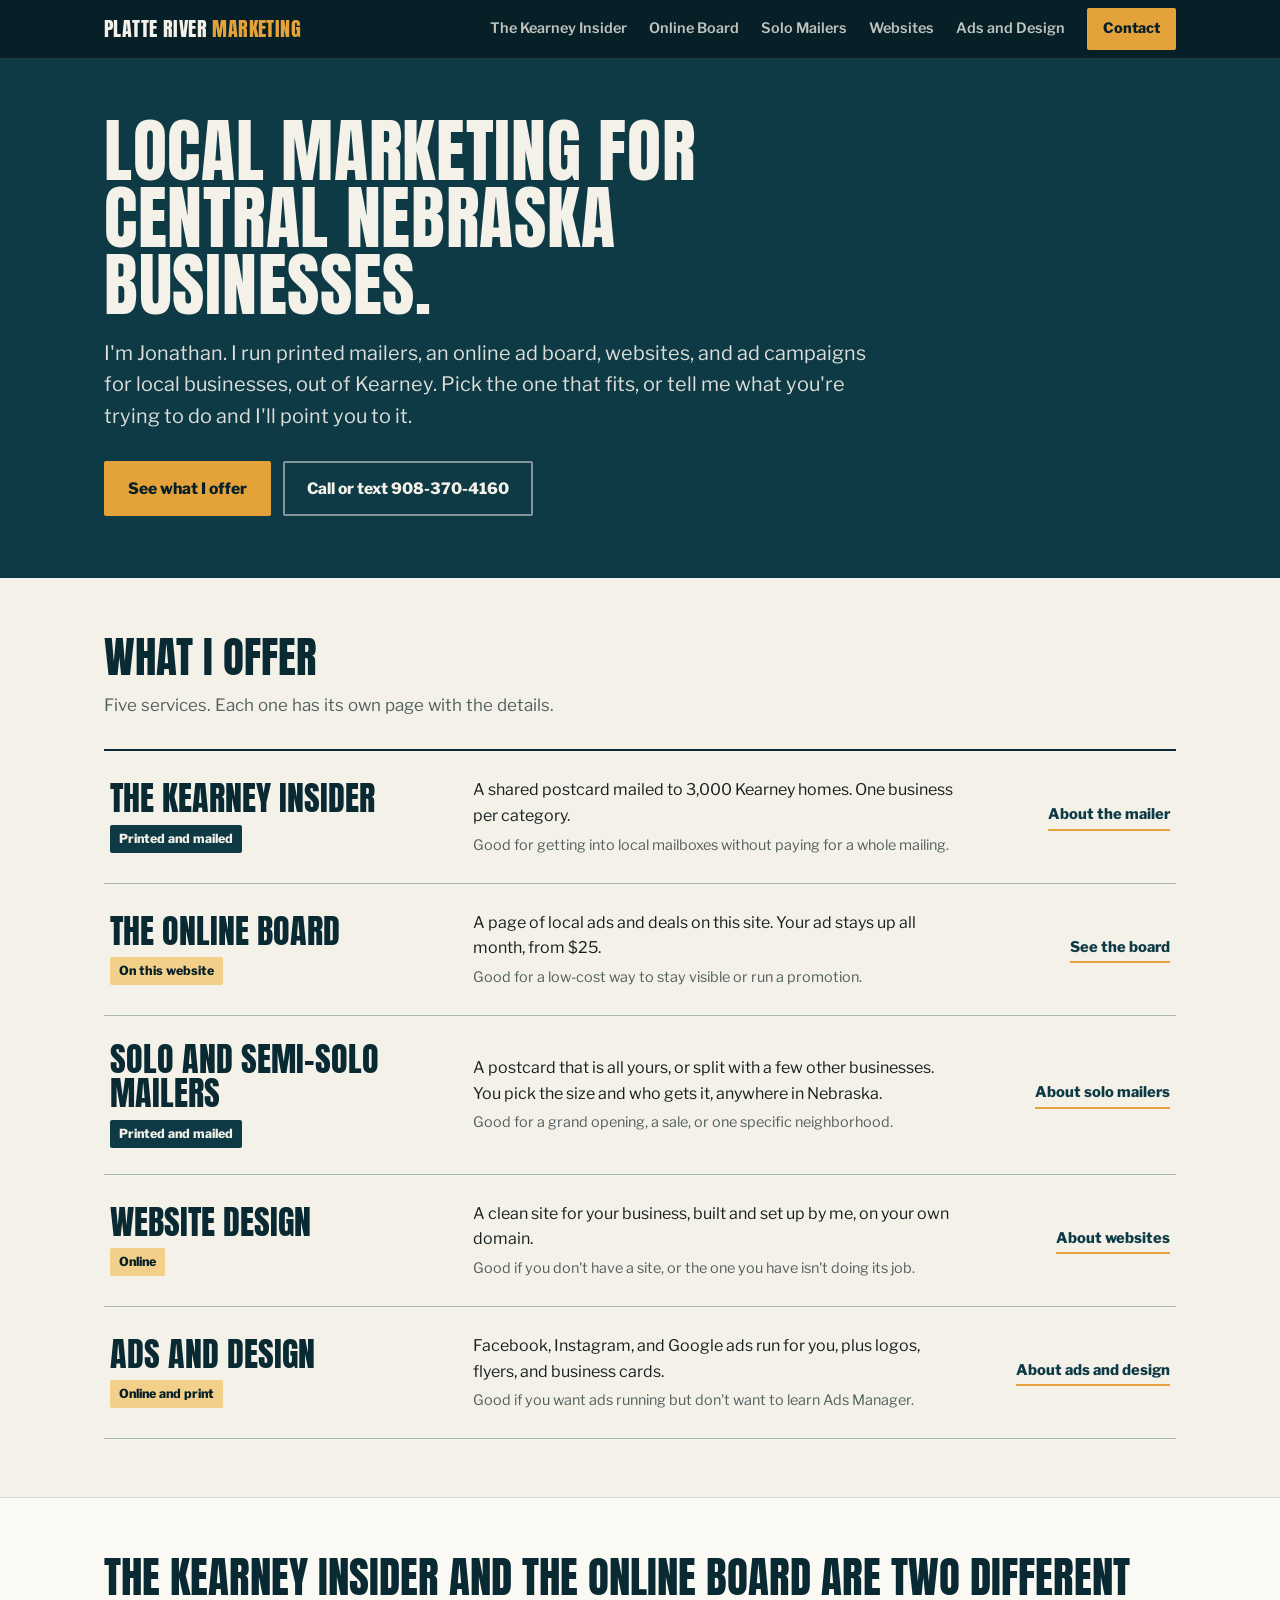
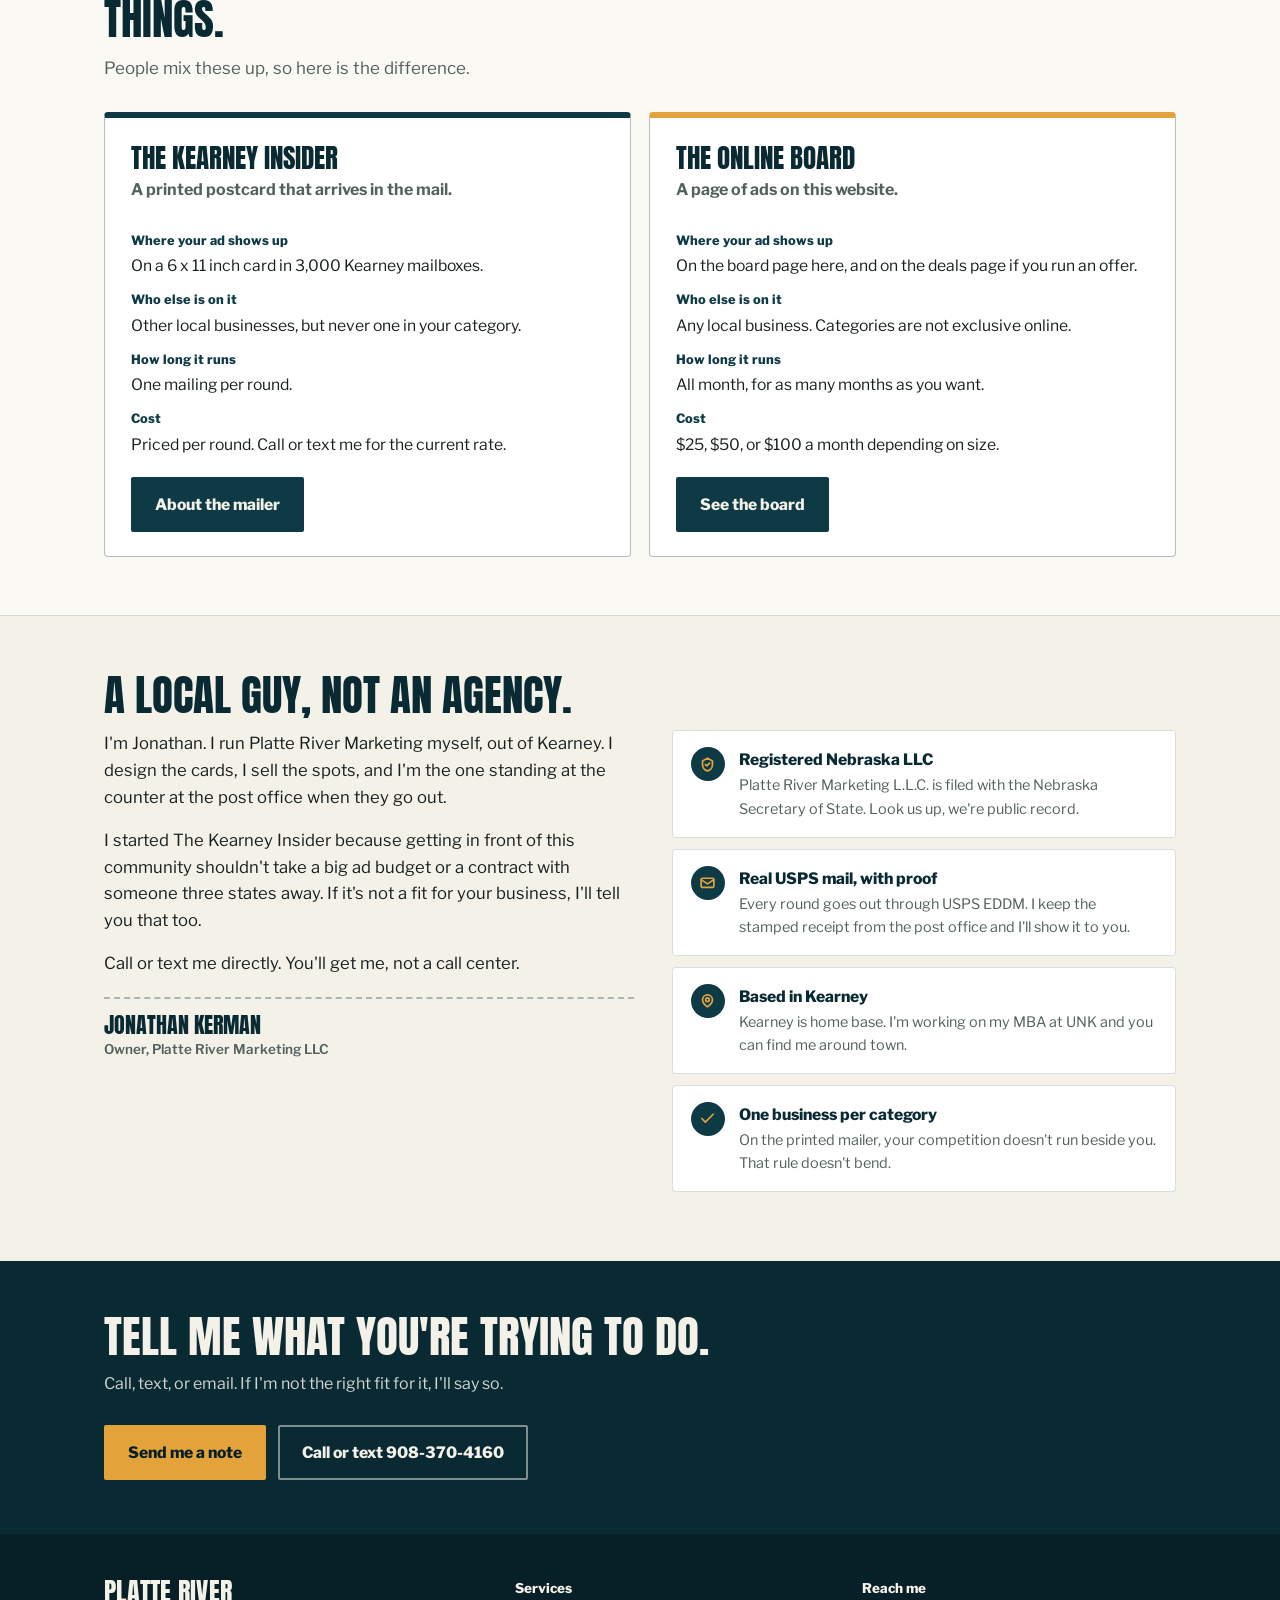
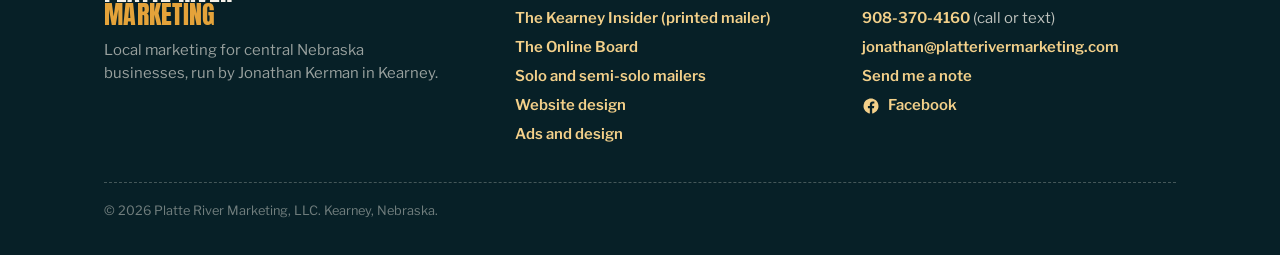
<file: index.html>
<!doctype html>
<html lang="en">
<head>
<meta charset="utf-8">
<meta name="viewport" content="width=device-width, initial-scale=1">
<title>Platte River Marketing | Local marketing in Kearney, Nebraska</title>
<meta name="description" content="Printed mailers, an online ad board, websites, and ad campaigns for central Nebraska businesses. Run by Jonathan Kerman in Kearney.">

<link rel="icon" href="/favicon.ico" sizes="any">
<link rel="icon" type="image/png" sizes="32x32" href="/favicon-32.png">
<link rel="apple-touch-icon" href="/apple-touch-icon.png">

<!-- share preview (Facebook, iMessage, LinkedIn) -->
<meta property="og:type" content="website">
<meta property="og:site_name" content="Platte River Marketing">
<meta property="og:title" content="Platte River Marketing | Local marketing in Kearney, Nebraska">
<meta property="og:description" content="Printed mailers, an online ad board, websites, and ad campaigns for central Nebraska businesses. Run by Jonathan Kerman in Kearney.">
<meta property="og:url" content="https://platterivermarketing.com/">
<meta property="og:image" content="https://platterivermarketing.com/og-image.png">
<meta property="og:image:width" content="1200">
<meta property="og:image:height" content="630">
<meta property="og:image:alt" content="Platte River Marketing, Kearney Nebraska">
<meta property="og:locale" content="en_US">
<meta name="twitter:card" content="summary_large_image">
<meta name="twitter:title" content="Platte River Marketing | Local marketing in Kearney, Nebraska">
<meta name="twitter:description" content="Printed mailers, an online ad board, websites, and ad campaigns for central Nebraska businesses. Run by Jonathan Kerman in Kearney.">
<meta name="twitter:image" content="https://platterivermarketing.com/og-image.png">
<meta name="theme-color" content="#0E3A46">
<link rel="canonical" href="https://platterivermarketing.com/">

<link rel="preconnect" href="https://fonts.googleapis.com">
<link rel="preconnect" href="https://fonts.gstatic.com" crossorigin>
<link href="https://fonts.googleapis.com/css2?family=Anton&family=Libre+Franklin:wght@400;500;600;700;800&display=swap" rel="stylesheet">
<link rel="stylesheet" href="/site.css">

<!-- Google tag (gtag.js) -->
<script async src="https://www.googletagmanager.com/gtag/js?id=G-0B7E23MN36"></script>
<script>
  window.dataLayer = window.dataLayer || [];
  function gtag(){dataLayer.push(arguments);}
  gtag('js', new Date());
  gtag('config', 'G-0B7E23MN36');
</script>

<!-- Meta Pixel Code -->
<script>
!function(f,b,e,v,n,t,s)
{if(f.fbq)return;n=f.fbq=function(){n.callMethod?
n.callMethod.apply(n,arguments):n.queue.push(arguments)};
if(!f._fbq)f._fbq=n;n.push=n;n.loaded=!0;n.version='2.0';
n.queue=[];t=b.createElement(e);t.async=!0;
t.src=v;s=b.getElementsByTagName(e)[0];
s.parentNode.insertBefore(t,s)}(window, document,'script',
'https://connect.facebook.net/en_US/fbevents.js');
fbq('init', '1459053552757348');
fbq('track', 'PageView');
</script>
<noscript><img height="1" width="1" style="display:none"
src="https://www.facebook.com/tr?id=1459053552757348&ev=PageView&noscript=1"
/></noscript>
<!-- End Meta Pixel Code -->
</head>
<body class="pg">

<!-- ============ TOP NAVIGATION (same on every page) ============ -->
<header class="topnav">
  <div class="tn-wrap">
    <a class="tn-brand" href="/">Platte River <span>Marketing</span></a>
    <input type="checkbox" id="tn-toggle" class="tn-toggle" aria-label="Show the menu">
    <label for="tn-toggle" class="tn-btn">Menu</label>
    <nav class="tn-links" aria-label="Main">
      <a href="/kearney-insider">The Kearney Insider</a>
      <a href="/board">Online Board</a>
      <a href="/mailers">Solo Mailers</a>
      <a href="/websites">Websites</a>
      <a href="/marketing">Ads and Design</a>
      <a class="tn-cta" href="/claim">Contact</a>
    </nav>
  </div>
</header>

<section class="hero">
  <div class="wrap">
    <h1>Local marketing for central Nebraska businesses.</h1>
    <p class="lede">I'm Jonathan. I run printed mailers, an online ad board, websites, and ad
       campaigns for local businesses, out of Kearney. Pick the one that fits, or tell me
       what you're trying to do and I'll point you to it.</p>
    <div class="cta-row">
      <a class="btn btn-primary" href="#services">See what I offer</a>
      <a class="btn btn-ghost" href="tel:19083704160">Call or text 908-370-4160</a>
    </div>
  </div>
</section>

<!-- ============ SERVICES ============
     One row per service. The small tag says whether it is printed or online. -->
<section class="band" id="services">
  <div class="wrap">
    <h2>What I offer</h2>
    <p class="intro">Five services. Each one has its own page with the details.</p>

    <ul class="services">
      <li>
        <a class="svc" href="/kearney-insider">
          <span><span class="name">The Kearney Insider</span><span class="how print">Printed and mailed</span></span>
          <p class="what">A shared postcard mailed to 3,000 Kearney homes. One business per category.
            <small>Good for getting into local mailboxes without paying for a whole mailing.</small></p>
          <span class="go">About the mailer</span>
        </a>
      </li>
      <li>
        <a class="svc" href="/board">
          <span><span class="name">The Online Board</span><span class="how web">On this website</span></span>
          <p class="what">A page of local ads and deals on this site. Your ad stays up all month, from $25.
            <small>Good for a low-cost way to stay visible or run a promotion.</small></p>
          <span class="go">See the board</span>
        </a>
      </li>
      <li>
        <a class="svc" href="/mailers">
          <span><span class="name">Solo and semi-solo mailers</span><span class="how print">Printed and mailed</span></span>
          <p class="what">A postcard that is all yours, or split with a few other businesses. You pick the size and who gets it, anywhere in Nebraska.
            <small>Good for a grand opening, a sale, or one specific neighborhood.</small></p>
          <span class="go">About solo mailers</span>
        </a>
      </li>
      <li>
        <a class="svc" href="/websites">
          <span><span class="name">Website design</span><span class="how web">Online</span></span>
          <p class="what">A clean site for your business, built and set up by me, on your own domain.
            <small>Good if you don't have a site, or the one you have isn't doing its job.</small></p>
          <span class="go">About websites</span>
        </a>
      </li>
      <li>
        <a class="svc" href="/marketing">
          <span><span class="name">Ads and design</span><span class="how web">Online and print</span></span>
          <p class="what">Facebook, Instagram, and Google ads run for you, plus logos, flyers, and business cards.
            <small>Good if you want ads running but don't want to learn Ads Manager.</small></p>
          <span class="go">About ads and design</span>
        </a>
      </li>
    </ul>
  </div>
</section>

<!-- ============ THE TWO THAT GET MIXED UP ============ -->
<section class="band alt">
  <div class="wrap">
    <h2>The Kearney Insider and the Online Board are two different things.</h2>
    <p class="intro">People mix these up, so here is the difference.</p>

    <div class="versus">
      <div class="vs print">
        <h3>The Kearney Insider</h3>
        <p class="is">A printed postcard that arrives in the mail.</p>
        <dl>
          <dt>Where your ad shows up</dt>
          <dd>On a 6 x 11 inch card in 3,000 Kearney mailboxes.</dd>
          <dt>Who else is on it</dt>
          <dd>Other local businesses, but never one in your category.</dd>
          <dt>How long it runs</dt>
          <dd>One mailing per round.</dd>
          <dt>Cost</dt>
          <dd>Priced per round. Call or text me for the current rate.</dd>
        </dl>
        <a class="btn btn-dark" href="/kearney-insider">About the mailer</a>
      </div>
      <div class="vs web">
        <h3>The Online Board</h3>
        <p class="is">A page of ads on this website.</p>
        <dl>
          <dt>Where your ad shows up</dt>
          <dd>On the board page here, and on the deals page if you run an offer.</dd>
          <dt>Who else is on it</dt>
          <dd>Any local business. Categories are not exclusive online.</dd>
          <dt>How long it runs</dt>
          <dd>All month, for as many months as you want.</dd>
          <dt>Cost</dt>
          <dd>$25, $50, or $100 a month depending on size.</dd>
        </dl>
        <a class="btn btn-dark" href="/board">See the board</a>
      </div>
    </div>
  </div>
</section>

<section class="band" id="about">
  <div class="wrap">
    <h2>A local guy, not an agency.</h2>

    <div class="trust-grid">
      <div class="trust-note">
        <p>I'm Jonathan. I run Platte River Marketing myself, out of Kearney. I design
           the cards, I sell the spots, and I'm the one standing at the counter at the
           post office when they go out.</p>
        <p>I started The Kearney Insider because getting in front of this community
           shouldn't take a big ad budget or a contract with someone three states away.
           If it's not a fit for your business, I'll tell you that too.</p>
        <p>Call or text me directly. You'll get me, not a call center.</p>

        <div class="trust-sig">
          <!-- OPTIONAL PHOTO: upload a headshot to an /img/ folder, then remove the
               comment marks around the line below. -->
          <!-- <img class="trust-photo" src="/img/jonathan.jpg" alt="Jonathan Kerman"> -->
          <div>
            <div class="who">Jonathan Kerman</div>
            <div class="role">Owner, Platte River Marketing LLC</div>
          </div>
        </div>
      </div>

      <ul class="proof">
        <li>
          <span class="ic" aria-hidden="true"><svg viewBox="0 0 24 24"><path d="M12 3l7 4v5c0 4.4-3 8.2-7 9-4-.8-7-4.6-7-9V7l7-4z"/><path d="M9 12l2 2 4-4"/></svg></span>
          <span>
            <span class="t">Registered Nebraska LLC</span>
            <span class="d">Platte River Marketing L.L.C. is filed with the Nebraska Secretary of State. Look us up, we're public record.</span>
          </span>
        </li>
        <li>
          <span class="ic" aria-hidden="true"><svg viewBox="0 0 24 24"><rect x="3" y="6" width="18" height="13" rx="2"/><path d="M3 8l9 6 9-6"/></svg></span>
          <span>
            <span class="t">Real USPS mail, with proof</span>
            <span class="d">Every round goes out through USPS EDDM. I keep the stamped receipt from the post office and I'll show it to you.</span>
          </span>
        </li>
        <li>
          <span class="ic" aria-hidden="true"><svg viewBox="0 0 24 24"><path d="M12 21s-7-4.5-7-10a7 7 0 0114 0c0 5.5-7 10-7 10z"/><circle cx="12" cy="11" r="2.6"/></svg></span>
          <span>
            <span class="t">Based in Kearney</span>
            <span class="d">Kearney is home base. I'm working on my MBA at UNK and you can find me around town.</span>
          </span>
        </li>
        <li>
          <span class="ic" aria-hidden="true"><svg viewBox="0 0 24 24"><path d="M20 6L9 17l-5-5"/></svg></span>
          <span>
            <span class="t">One business per category</span>
            <span class="d">On the printed mailer, your competition doesn't run beside you. That rule doesn't bend.</span>
          </span>
        </li>
      </ul>
    </div>
  </div>
</section>

<section class="closing">
  <div class="wrap">
    <h2>Tell me what you're trying to do.</h2>
    <p>Call, text, or email. If I'm not the right fit for it, I'll say so.</p>
    <div class="cta-row">
      <a class="btn btn-primary" href="/claim?service=unsure">Send me a note</a>
      <a class="btn btn-ghost" href="tel:19083704160">Call or text 908-370-4160</a>
    </div>
  </div>
</section>

<!-- ============ FOOTER (same on every page) ============ -->
<footer class="sitefoot">
  <div class="sf-wrap">
    <div class="sf-cols">
      <div>
        <div class="sf-mark">Platte River<br><span>Marketing</span></div>
        <p>Local marketing for central Nebraska businesses, run by Jonathan Kerman in Kearney.</p>
      </div>
      <div>
        <h2>Services</h2>
        <ul>
          <li><a href="/kearney-insider">The Kearney Insider (printed mailer)</a></li>
          <li><a href="/board">The Online Board</a></li>
          <li><a href="/mailers">Solo and semi-solo mailers</a></li>
          <li><a href="/websites">Website design</a></li>
          <li><a href="/marketing">Ads and design</a></li>
        </ul>
      </div>
      <div>
        <h2>Reach me</h2>
        <ul>
          <li><a href="tel:19083704160">908-370-4160</a> (call or text)</li>
          <li><a href="mailto:jonathan@platterivermarketing.com">jonathan@platterivermarketing.com</a></li>
          <li><a href="/claim">Send me a note</a></li>
          <li>
            <a class="sf-fb" href="https://www.facebook.com/share/1GYTginALE/" target="_blank" rel="noopener">
              <svg viewBox="0 0 24 24" aria-hidden="true" focusable="false"><path d="M22 12.06C22 6.5 17.52 2 12 2S2 6.5 2 12.06c0 5.02 3.66 9.18 8.44 9.94v-7.03H7.9v-2.91h2.54V9.85c0-2.52 1.5-3.91 3.77-3.91 1.09 0 2.24.2 2.24.2v2.46h-1.26c-1.24 0-1.63.78-1.63 1.57v1.89h2.78l-.45 2.91h-2.33V22c4.78-.76 8.44-4.92 8.44-9.94z"/></svg>
              <span>Facebook</span>
            </a>
          </li>
        </ul>
      </div>
    </div>
    <div class="sf-legal">&copy; <span id="yr"></span> Platte River Marketing, LLC. Kearney, Nebraska.</div>
  </div>
</footer>
<script>(function(){var y=document.getElementById("yr");if(y)y.textContent=new Date().getFullYear();})();</script>

</body>
</html>
</file>
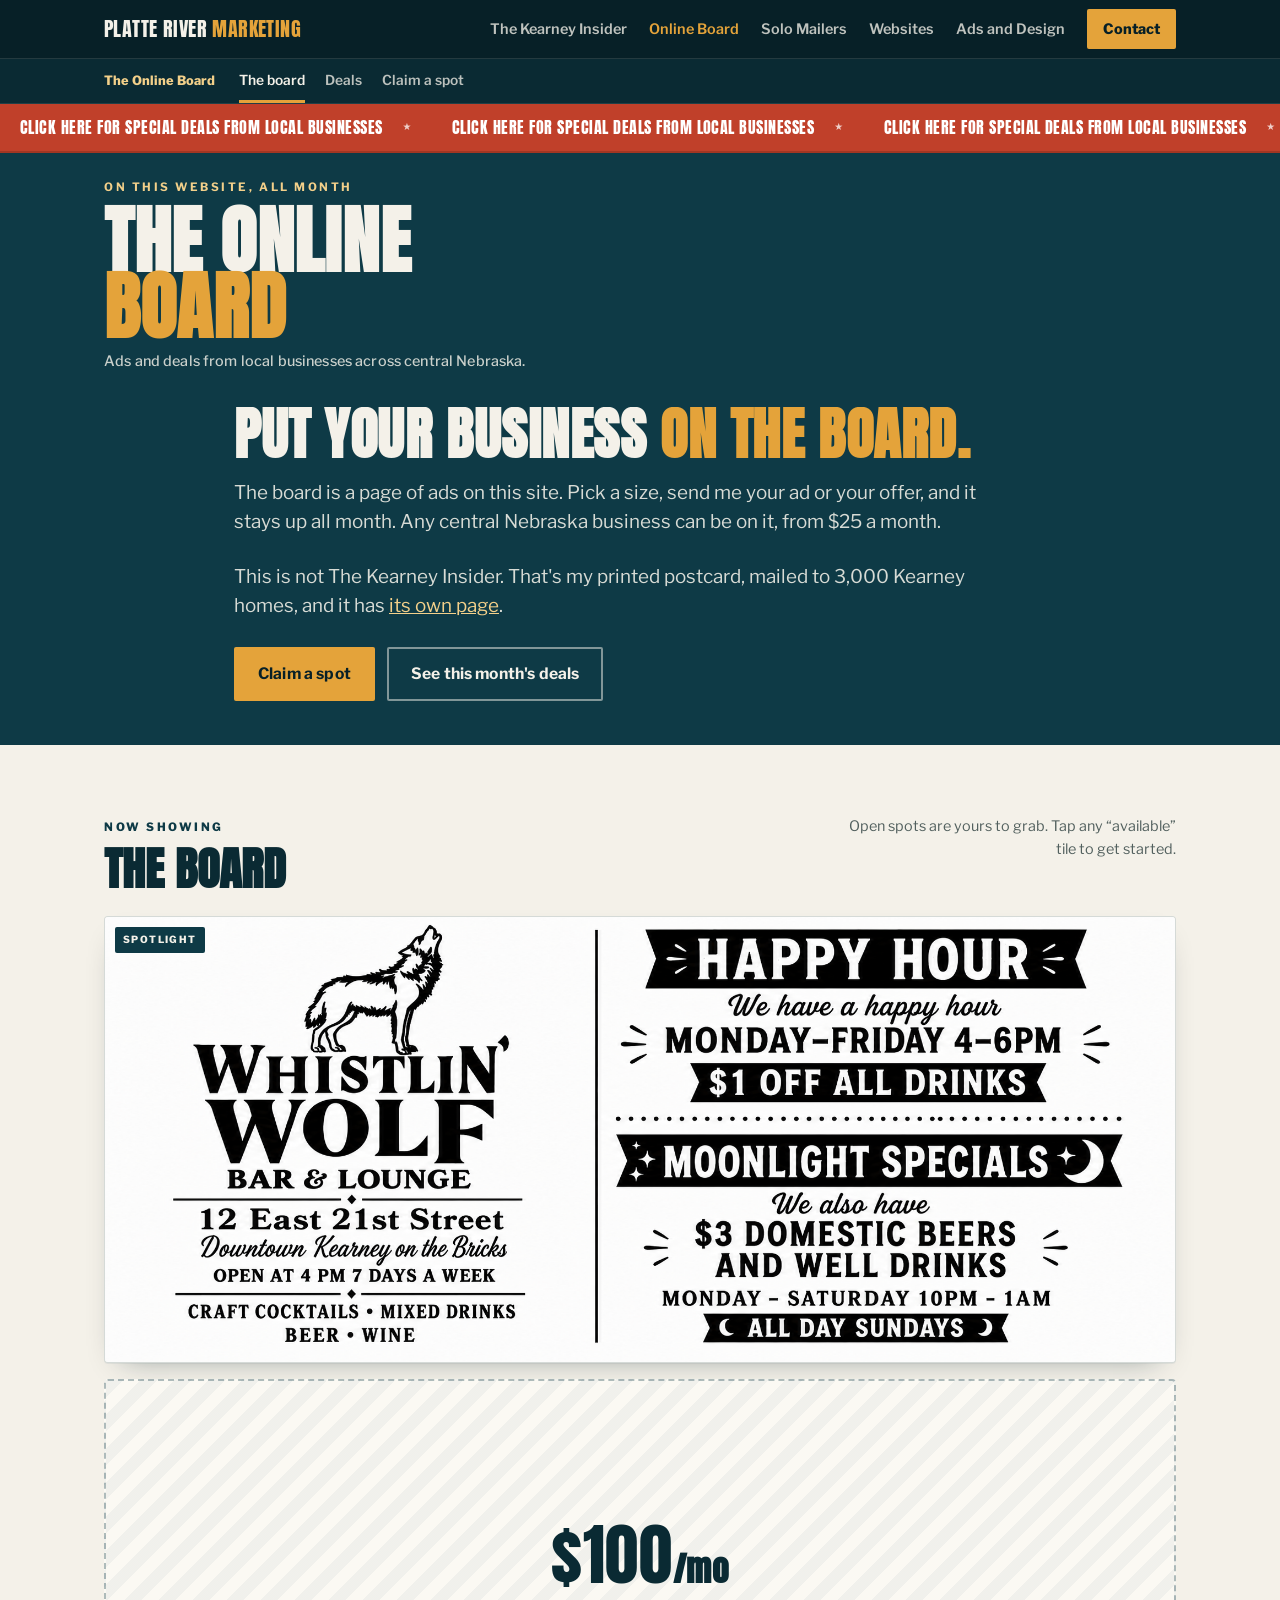
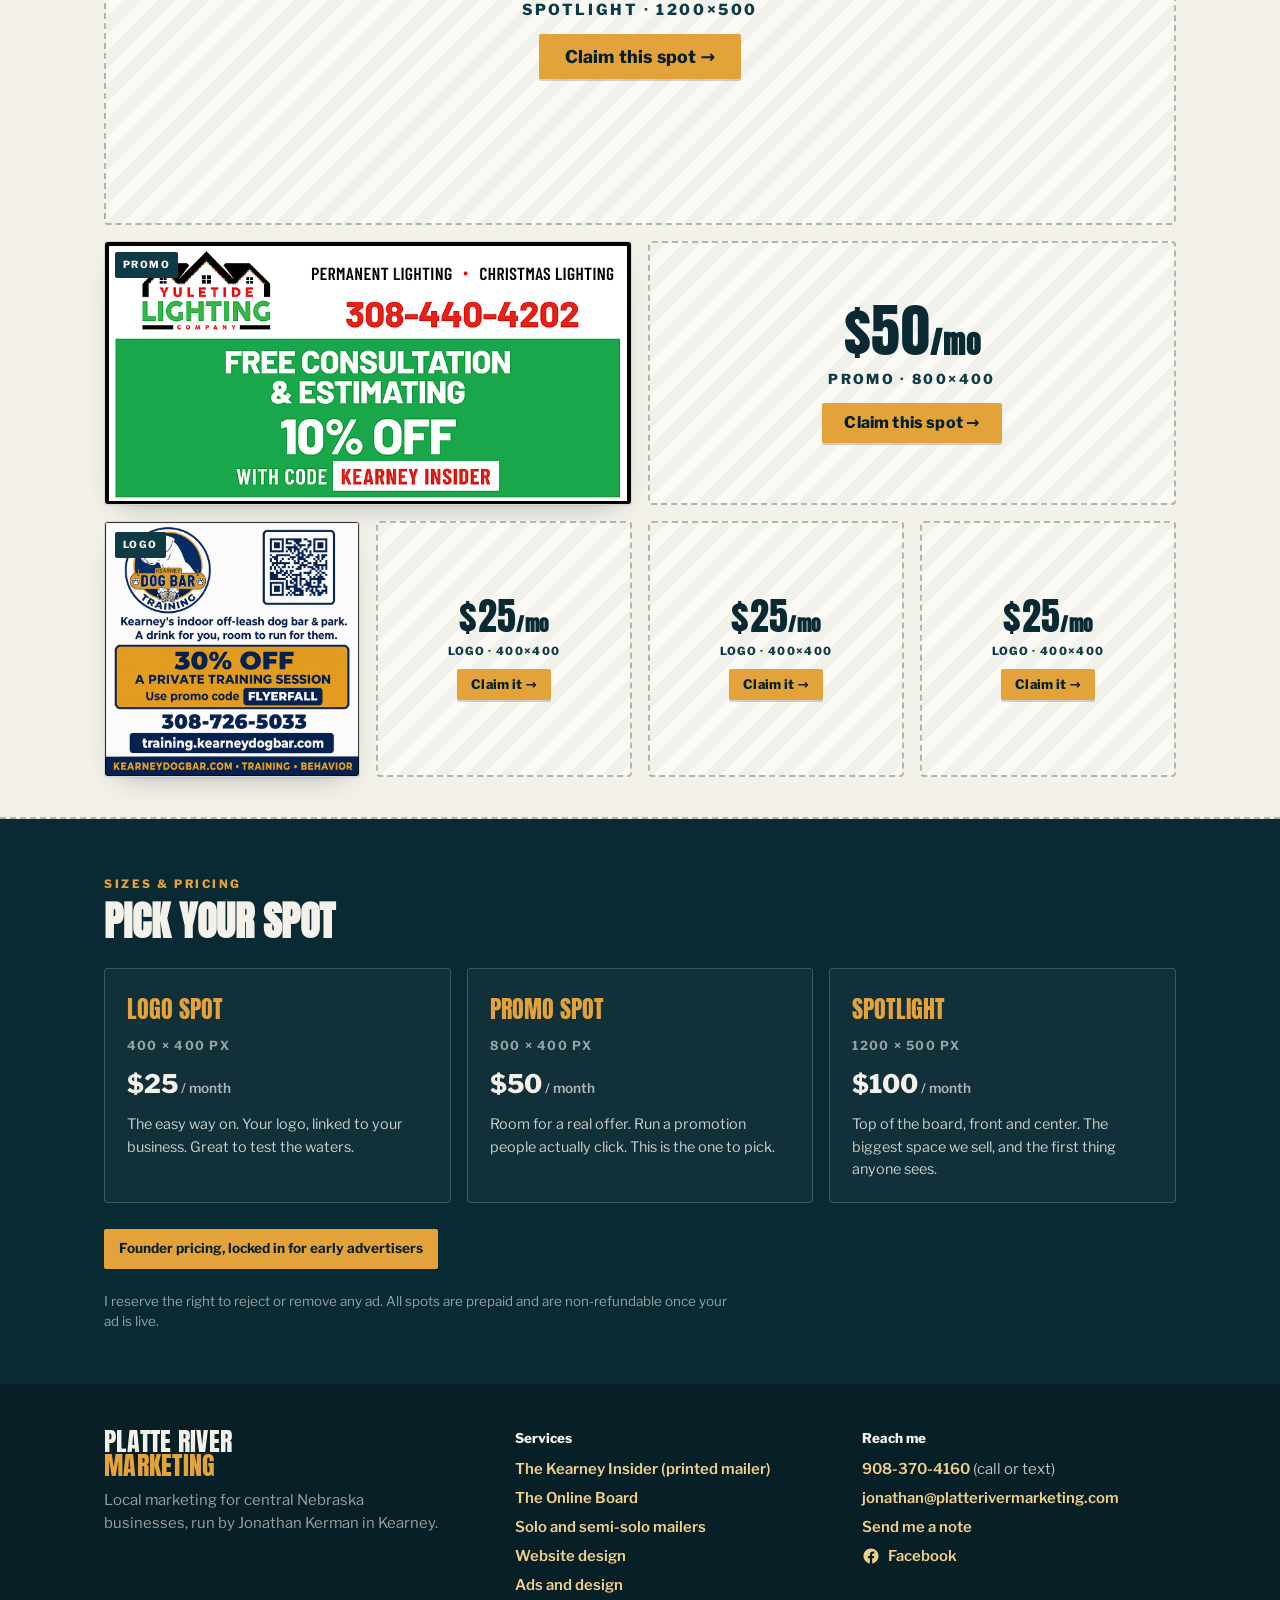
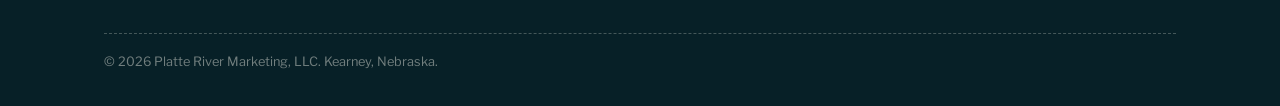
<file: board.html>
<!doctype html>
<html lang="en">
<head>
<meta charset="utf-8">
<meta name="viewport" content="width=device-width, initial-scale=1">
<title>The Online Board | Platte River Marketing</title>
<meta name="description" content="Ads and deals from central Nebraska businesses, on one page. Spots from $25 a month. The Online Board from Platte River Marketing.">

<!-- ===== favicon ===== -->
<link rel="icon" href="/favicon.ico" sizes="any">
<link rel="icon" type="image/png" sizes="32x32" href="/favicon-32.png">
<link rel="apple-touch-icon" href="/apple-touch-icon.png">

<!-- ===== social share preview (Facebook, iMessage, LinkedIn, etc.) ===== -->
<meta property="og:type" content="website">
<meta property="og:site_name" content="Platte River Marketing">
<meta property="og:title" content="The Online Board | Platte River Marketing">
<meta property="og:description" content="Ads and deals from central Nebraska businesses, on one page. Spots from $25 a month. The Online Board from Platte River Marketing.">
<meta property="og:url" content="https://platterivermarketing.com/board">
<meta property="og:image" content="https://platterivermarketing.com/og-image.png">
<meta property="og:image:width" content="1200">
<meta property="og:image:height" content="630">
<meta property="og:image:alt" content="Platte River Marketing, Kearney Nebraska">
<meta property="og:locale" content="en_US">
<meta name="twitter:card" content="summary_large_image">
<meta name="twitter:title" content="The Online Board | Platte River Marketing">
<meta name="twitter:description" content="Ads and deals from central Nebraska businesses, on one page. Spots from $25 a month. The Online Board from Platte River Marketing.">
<meta name="twitter:image" content="https://platterivermarketing.com/og-image.png">
<meta name="theme-color" content="#0E3A46">
<link rel="canonical" href="https://platterivermarketing.com/board">

<!-- ============================================================= -->
<!--  FONTS                                                          -->
<!-- ============================================================= -->
<link rel="preconnect" href="https://fonts.googleapis.com">
<link rel="preconnect" href="https://fonts.gstatic.com" crossorigin>
<link href="https://fonts.googleapis.com/css2?family=Anton&family=Libre+Franklin:wght@400;500;600;700;800&display=swap" rel="stylesheet">

<link rel="stylesheet" href="/site.css">
<style>
/* =============================================================
   DESIGN TOKENS
   ============================================================= */
:root{
  --river:      #0E3A46;   /* deep Platte-river teal, the anchor */
  --river-deep: #0A2A33;
  --river-ink:  #072027;
  --wheat:      #E4A33A;   /* Nebraska wheat / sunflower gold    */
  --wheat-soft: #F3D08A;
  --flag:       #C0402A;   /* deals red, used only for the ticker */
  --flag-deep:  #9E3320;
  --paper:      #F4F1E9;   /* postcard stock                     */
  --card:       #FBF9F3;
  --ink:        #17201F;
  --ink-soft:   #52605E;
  --line:       rgba(14,58,70,.16);
  --line-strong:rgba(14,58,70,.32);
  --shadow:     0 1px 0 rgba(14,58,70,.06), 0 12px 30px -18px rgba(7,32,39,.45);

  --f-display: "Anton", Impact, sans-serif;
  --f-body:    "Libre Franklin", system-ui, sans-serif;

  --wrap: 1120px;
}

/* =============================================================
   RESET / BASE
   ============================================================= */
*{box-sizing:border-box}
html{-webkit-text-size-adjust:100%}
body{
  margin:0;
  font-family:var(--f-body);
  color:var(--ink);
  background:var(--paper);
  line-height:1.55;
  -webkit-font-smoothing:antialiased;
}
img{max-width:100%;display:block}
a{color:inherit}
.wrap{max-width:var(--wrap);margin:0 auto;padding:0 24px}

/* perforation divider — the tear line off a mailer */
.perf{
  border:0;height:0;
  border-top:2px dashed var(--line-strong);
  margin:0;
}

/* =============================================================
   HEADER
   ============================================================= */
/* deals ticker ribbon */
.ticker{
  display:block;background:var(--flag);color:#fff;text-decoration:none;
  overflow:hidden;position:relative;padding:11px 0;
  border-bottom:2px solid rgba(0,0,0,.16);
}
.ticker:hover{background:var(--flag-deep)}
.ticker:focus-visible{outline:3px solid var(--wheat);outline-offset:-3px}
.ticker-track{
  display:flex;width:max-content;
  animation:tick 34s linear infinite;
}
.ticker:hover .ticker-track{animation-play-state:paused}
/* Each .grp holds a full set of phrases. Two identical sets sit side by side
   and the track slides exactly one set's width, so the loop never shows a gap.
   Each set must be wider than the screen, hence several repeats per set. */
.ticker-track > .grp{display:flex;flex:0 0 auto}
.ticker-track .item{
  font-family:var(--f-display);text-transform:uppercase;letter-spacing:.03em;
  font-size:1.02rem;padding:0 20px;white-space:nowrap;
  display:inline-flex;align-items:center;
}
.ticker-track .item::after{
  content:"★";font-family:var(--f-body);font-size:.62rem;opacity:.75;
  margin-left:20px;position:relative;top:-1px;
}
@keyframes tick{ from{transform:translateX(0)} to{transform:translateX(-50%)} }
@media (prefers-reduced-motion:reduce){
  .ticker-track{animation:none;width:100%;justify-content:center}
  .ticker-track > .grp:last-child{display:none}
  .ticker-track > .grp .item:not(:first-child){display:none}
  .ticker-track .item::after{display:none}
}

/* =============================================================
   TRUST / WHO RUNS THIS
   ============================================================= */
.trust{padding:56px 0}
.trust .eyebrow{color:var(--river)}
.trust h2{
  font-family:var(--f-display);text-transform:uppercase;color:var(--river-deep);
  font-size:clamp(1.7rem,4.4vw,2.7rem);line-height:.96;margin:.15em 0 30px;
}
.trust-grid{display:grid;grid-template-columns:minmax(0,1.05fr) minmax(0,1fr);gap:38px;align-items:start}

.trust-note p{font-size:1.03rem;color:var(--ink);margin:0 0 14px;max-width:52ch}
.trust-note p:last-child{margin-bottom:0}
.trust-sig{
  margin-top:20px;padding-top:16px;border-top:2px dashed var(--line-strong);
  display:flex;align-items:center;gap:14px;
}
.trust-sig .who{font-family:var(--f-display);text-transform:uppercase;font-size:1.35rem;
  color:var(--river-deep);line-height:1}
.trust-sig .role{font-size:.82rem;color:var(--ink-soft);font-weight:600;margin-top:3px}
.trust-photo{
  width:74px;height:74px;border-radius:50%;object-fit:cover;flex:0 0 auto;
  border:2px solid var(--wheat);
}

.proof{list-style:none;margin:0;padding:0}
.proof li{
  display:flex;gap:14px;align-items:flex-start;
  background:var(--card);border:1px solid var(--line);border-radius:4px;
  padding:16px 18px;margin-bottom:11px;
}
.proof .ic{
  flex:0 0 auto;width:34px;height:34px;border-radius:50%;background:var(--river);
  display:flex;align-items:center;justify-content:center;
}
.proof .ic svg{width:17px;height:17px;stroke:var(--wheat);fill:none;stroke-width:2.4;
  stroke-linecap:round;stroke-linejoin:round}
.proof .t{font-weight:800;color:var(--river-deep);font-size:.97rem;display:block}
.proof .d{font-size:.88rem;color:var(--ink-soft);display:block;margin-top:2px}

@media (max-width:820px){
  .trust-grid{grid-template-columns:1fr;gap:30px}
}

/* nav */
.nav{background:var(--river-ink);border-bottom:1px solid rgba(244,241,233,.12)}
.nav .wrap{display:flex;align-items:center;gap:26px;padding-top:13px;padding-bottom:13px;flex-wrap:wrap}
.nav a{color:rgba(244,241,233,.72);text-decoration:none;font-size:.82rem;font-weight:700;
  letter-spacing:.13em;text-transform:uppercase}
.nav a:hover{color:var(--wheat)}
.nav a.on{color:var(--wheat)}
.nav .sp{margin-left:auto}

.masthead{
  background:var(--river);
  color:var(--paper);
  position:relative;
}
.masthead .wrap{
  display:flex;align-items:flex-start;justify-content:space-between;gap:24px;
  padding-top:26px;padding-bottom:34px;
}
.brand{display:flex;flex-direction:column;gap:2px}
.brand .kicker{
  font-size:.72rem;font-weight:700;letter-spacing:.22em;text-transform:uppercase;
  color:var(--wheat-soft);
}
.brand .wordmark{
  font-family:var(--f-display);
  font-size:clamp(2.4rem,7vw,4.6rem);
  line-height:.9;letter-spacing:.01em;text-transform:uppercase;
  color:var(--paper);margin:.12em 0 0;
}
.brand .wordmark span{color:var(--wheat)}
.brand .sub{
  font-size:.9rem;color:rgba(244,241,233,.82);font-weight:500;margin-top:8px;
  letter-spacing:.01em;
}

/* postmark stamp — the signature element */
.postmark{
  flex:0 0 auto;width:112px;height:112px;transform:rotate(-8deg);
  opacity:.92;margin-top:4px;
}
.postmark svg{width:100%;height:100%}
.postmark text{fill:var(--wheat-soft);font-family:var(--f-body);font-weight:700}

/* =============================================================
   HERO
   ============================================================= */
.hero{background:var(--river);color:var(--paper);padding-bottom:44px}
.hero .wrap{max-width:860px}
.hero h1,.hero h2{
  font-family:var(--f-display);text-transform:uppercase;
  font-size:clamp(2rem,5.6vw,3.5rem);line-height:.98;letter-spacing:.01em;
  margin:0 0 16px;
}
.hero h1 em,.hero h2 em{font-style:normal;color:var(--wheat)}
.hero p{
  font-size:clamp(1rem,2.2vw,1.18rem);color:rgba(244,241,233,.88);
  max-width:60ch;margin:0 0 26px;
}
.cta-row{display:flex;flex-wrap:wrap;gap:12px}
.btn{
  display:inline-flex;align-items:center;gap:9px;
  font-weight:700;font-size:.98rem;letter-spacing:.01em;
  padding:13px 22px;border-radius:2px;text-decoration:none;
  border:2px solid transparent;transition:transform .12s ease, background .2s ease, color .2s ease;
}
.btn-primary{background:var(--wheat);color:var(--river-ink)}
.btn-primary:hover{background:var(--wheat-soft)}
.btn-ghost{border-color:rgba(244,241,233,.5);color:var(--paper)}
.btn-ghost:hover{border-color:var(--wheat);color:var(--wheat)}
.btn:active{transform:translateY(1px)}

/* =============================================================
   BOARD
   ============================================================= */
.board{padding:56px 0 40px}
.section-head{
  display:flex;align-items:baseline;justify-content:space-between;gap:16px;
  flex-wrap:wrap;margin-bottom:26px;
}
.eyebrow{
  font-size:.72rem;font-weight:800;letter-spacing:.22em;text-transform:uppercase;
  color:var(--river);
}
.section-head h2{
  font-family:var(--f-display);text-transform:uppercase;
  font-size:clamp(1.8rem,4.6vw,2.9rem);line-height:.95;margin:.15em 0 0;color:var(--river-deep);
}
.section-head .note{font-size:.9rem;color:var(--ink-soft);max-width:34ch;text-align:right}

.grid{
  display:grid;
  grid-template-columns:repeat(4,1fr);
  gap:16px;
}
.tile{
  background:var(--card);
  border:1px solid var(--line);
  border-radius:4px;
  overflow:hidden;
  position:relative;
  box-shadow:var(--shadow);
  text-decoration:none;color:inherit;
  display:flex;flex-direction:column;
  transition:transform .14s ease, box-shadow .2s ease, border-color .2s ease;
}
a.tile:hover{transform:translateY(-3px);box-shadow:0 18px 40px -20px rgba(7,32,39,.55);border-color:var(--line-strong)}
a.tile:focus-visible{outline:3px solid var(--wheat);outline-offset:3px}

/* tier spans */
.tile.spotlight{grid-column:span 4;aspect-ratio:12/5}
.tile.promo{grid-column:span 2;aspect-ratio:2/1}
.tile.logo{grid-column:span 1;aspect-ratio:1/1}

.tile img{width:100%;height:100%;object-fit:cover;flex:1}

/* little tier tag on filled ads */
.tile .tag{
  position:absolute;top:10px;left:10px;
  background:var(--river);color:var(--paper);
  font-size:.62rem;font-weight:800;letter-spacing:.14em;text-transform:uppercase;
  padding:5px 8px;border-radius:2px;
}

/* available / empty spot */
.tile.open{
  background:
    repeating-linear-gradient(135deg, rgba(14,58,70,.045) 0 12px, transparent 12px 24px),
    var(--card);
  border:2px dashed var(--line-strong);
  align-items:center;justify-content:center;text-align:center;padding:18px;
  box-shadow:none;
}
.tile.open .open-inner{
  display:flex;flex-direction:column;align-items:center;justify-content:center;
  gap:12px;text-align:center;
}
/* big price, set in the display face */
.tile.open .price{
  font-family:var(--f-display);color:var(--river-deep);
  font-size:clamp(2rem,4.6vw,3.6rem);line-height:.92;letter-spacing:.01em;
}
.tile.open .size{
  font-size:.86rem;font-weight:800;letter-spacing:.17em;text-transform:uppercase;
  color:var(--river);
}
/* the call to action reads as a real button */
.tile.open .avail{
  background:var(--wheat);color:var(--river-ink);
  font-size:1rem;font-weight:800;letter-spacing:.01em;
  padding:12px 22px;border-radius:2px;line-height:1;white-space:nowrap;
  box-shadow:0 2px 0 rgba(7,32,39,.18);
}
.tile.open .avail::after{content:" →";color:var(--river-ink)}
a.tile.open:hover{border-color:var(--wheat);background:var(--card)}
a.tile.open:hover .avail{background:var(--wheat-soft)}

/* scale per tier so small logo tiles don't overflow */
.tile.open.spotlight .price{font-size:clamp(2.6rem,5.2vw,4.4rem)}
.tile.open.spotlight .size{font-size:.95rem}
.tile.open.spotlight .avail{font-size:1.1rem;padding:14px 26px}

.tile.open.logo .open-inner{gap:9px}
.tile.open.logo .price{font-size:clamp(1.7rem,3.4vw,2.4rem)}
.tile.open.logo .size{font-size:.7rem;letter-spacing:.12em}
.tile.open.logo .avail{font-size:.82rem;padding:9px 14px}

/* =============================================================
   TIER STRIP (explains the board / pricing)
   ============================================================= */
.tiers{background:var(--river-deep);color:var(--paper);padding:52px 0}
.tiers .eyebrow{color:var(--wheat)}
.tiers h2{font-family:var(--f-display);text-transform:uppercase;color:var(--paper);
  font-size:clamp(1.6rem,4vw,2.5rem);margin:.15em 0 28px;line-height:.95}
.tier-cards{display:grid;grid-template-columns:repeat(3,1fr);gap:16px}
.tier-card{
  border:1px solid rgba(244,241,233,.2);border-radius:4px;padding:22px;
  background:rgba(255,255,255,.03);display:flex;flex-direction:column;gap:8px;
}
.tier-card .name{font-family:var(--f-display);text-transform:uppercase;font-size:1.5rem;color:var(--wheat)}
.tier-card .dims{font-size:.78rem;letter-spacing:.1em;text-transform:uppercase;color:rgba(244,241,233,.6);font-weight:700}
.tier-card .price{font-size:1.6rem;font-weight:800}
.tier-card .price small{font-size:.85rem;font-weight:600;color:rgba(244,241,233,.7)}
.tier-card .desc{font-size:.9rem;color:rgba(244,241,233,.82);margin-top:2px}
.board-terms{margin:22px 0 0;font-size:.84rem;color:rgba(244,241,233,.6);max-width:70ch}
.founder{
  display:inline-block;margin-top:26px;font-size:.85rem;font-weight:700;
  color:var(--river-ink);background:var(--wheat);padding:9px 15px;border-radius:2px;
}

/* =============================================================
   FOOTER + TERMS
   ============================================================= */
.foot{background:var(--river-ink);color:rgba(244,241,233,.8);padding:44px 0 40px;font-size:.92rem}
.foot .cols{display:flex;justify-content:space-between;gap:32px;flex-wrap:wrap}
.foot .wordmark-sm{font-family:var(--f-display);text-transform:uppercase;color:var(--paper);
  font-size:1.5rem;line-height:.9;letter-spacing:.01em}
.foot .wordmark-sm span{color:var(--wheat)}
.foot a{color:var(--wheat-soft);text-decoration:none;font-weight:600}
.foot a:hover{color:var(--wheat)}
.foot .contact div{margin-bottom:4px}
.foot .social{margin-top:10px}
.foot .social a{display:inline-flex;align-items:center;gap:8px}
.foot .social svg{width:19px;height:19px;fill:currentColor;flex:0 0 auto}
.foot .social a:hover svg{fill:var(--wheat)}
.terms{
  margin-top:30px;padding-top:22px;border-top:1px dashed rgba(244,241,233,.28);
  font-size:.82rem;color:rgba(244,241,233,.62);max-width:75ch;line-height:1.7;
}
.copyright{margin-top:18px;font-size:.76rem;color:rgba(244,241,233,.4)}

/* =============================================================
   RESPONSIVE
   -------------------------------------------------------------
   IMPORTANT: never override a tile's aspect-ratio at a breakpoint.
   The ratios match the ad image dimensions exactly (spotlight 12/5,
   promo 2/1, logo 1/1). Changing them makes object-fit:cover crop
   the advertiser's artwork, which chops off phone numbers.
   Only the column SPAN should change.
   ============================================================= */
@media (max-width:820px){
  .grid{grid-template-columns:repeat(2,1fr)}
  .tile.spotlight{grid-column:span 2}   /* full width, ratio stays 12/5 */
  .tile.promo{grid-column:span 2}       /* full width, ratio stays 2/1  */
  .tile.logo{grid-column:span 1}        /* two across, ratio stays 1/1  */
  .tier-cards{grid-template-columns:1fr}
  .section-head .note{text-align:left}

  /* open placeholders keep the big treatment, just trimmed to fit */
  .tile.open{padding:12px}
  .tile.open .open-inner{gap:10px}
  .tile.open .size{font-size:.74rem;letter-spacing:.12em}
  .tile.open .avail{font-size:.9rem;padding:11px 18px}
  .tile.open.spotlight .price{font-size:2.6rem}
  .tile.open.spotlight .size{font-size:.82rem}
  .tile.open.spotlight .avail{font-size:.95rem;padding:12px 20px}
}
@media (max-width:520px){
  .postmark{width:84px;height:84px}
  .masthead .wrap{padding-bottom:28px}
  .grid{gap:12px}
  .tile .tag{font-size:.55rem;padding:4px 6px;top:7px;left:7px}
  /* logo tiles are half-width on a phone, so scale their contents down */
  .tile.open.logo .open-inner{gap:7px}
  .tile.open.logo .price{font-size:1.6rem}
  .tile.open.logo .size{font-size:.58rem;letter-spacing:.08em}
  .tile.open.logo .avail{font-size:.7rem;padding:7px 10px}
}

@media (prefers-reduced-motion:reduce){
  *{transition:none!important;scroll-behavior:auto!important}
}
</style>
   <!-- Google tag (gtag.js) -->
<script async src="https://www.googletagmanager.com/gtag/js?id=G-0B7E23MN36"></script>
<script>
  window.dataLayer = window.dataLayer || [];
  function gtag(){dataLayer.push(arguments);}
  gtag('js', new Date());
  gtag('config', 'G-0B7E23MN36');
</script>
<!-- Meta Pixel Code -->
<script>
!function(f,b,e,v,n,t,s)
{if(f.fbq)return;n=f.fbq=function(){n.callMethod?
n.callMethod.apply(n,arguments):n.queue.push(arguments)};
if(!f._fbq)f._fbq=n;n.push=n;n.loaded=!0;n.version='2.0';
n.queue=[];t=b.createElement(e);t.async=!0;
t.src=v;s=b.getElementsByTagName(e)[0];
s.parentNode.insertBefore(t,s)}(window, document,'script',
'https://connect.facebook.net/en_US/fbevents.js');
fbq('init', '1459053552757348');
fbq('track', 'PageView');
</script>
<noscript><img height="1" width="1" style="display:none"
src="https://www.facebook.com/tr?id=1459053552757348&ev=PageView&noscript=1"
/></noscript>
<!-- End Meta Pixel Code -->
</head>

<body>

<!-- ============================================================= -->
<!--  HEADER                                                        -->
<!-- ============================================================= -->
<!-- ============ TOP NAVIGATION (same on every page) ============ -->
<header class="topnav">
  <div class="tn-wrap">
    <a class="tn-brand" href="/">Platte River <span>Marketing</span></a>
    <input type="checkbox" id="tn-toggle" class="tn-toggle" aria-label="Show the menu">
    <label for="tn-toggle" class="tn-btn">Menu</label>
    <nav class="tn-links" aria-label="Main">
      <a href="/kearney-insider">The Kearney Insider</a>
      <a href="/board" aria-current="page">Online Board</a>
      <a href="/mailers">Solo Mailers</a>
      <a href="/websites">Websites</a>
      <a href="/marketing">Ads and Design</a>
      <a class="tn-cta" href="/claim">Contact</a>
    </nav>
  </div>
</header>
<div class="subnav">
  <div class="tn-wrap">
    <span class="sn-name">The Online Board</span>
    <a href="/board" aria-current="page">The board</a>
    <a href="/deals">Deals</a>
    <a href="/claim?service=board">Claim a spot</a>
  </div>
</div>

<!-- ============ DEALS TICKER ============
     To change the message: edit the FIRST .item, then copy that exact text
     into every other .item below. All of them must match or the loop
     will visibly jump when it repeats. -->
<a class="ticker" href="/deals" aria-label="See this month's special deals">
  <span class="ticker-track">
    <span class="grp">
      <span class="item">Click here for special deals from local businesses</span>
      <span class="item">Click here for special deals from local businesses</span>
      <span class="item">Click here for special deals from local businesses</span>
      <span class="item">Click here for special deals from local businesses</span>
      <span class="item">Click here for special deals from local businesses</span>
      <span class="item">Click here for special deals from local businesses</span>
    </span>
    <span class="grp" aria-hidden="true">
      <span class="item">Click here for special deals from local businesses</span>
      <span class="item">Click here for special deals from local businesses</span>
      <span class="item">Click here for special deals from local businesses</span>
      <span class="item">Click here for special deals from local businesses</span>
      <span class="item">Click here for special deals from local businesses</span>
      <span class="item">Click here for special deals from local businesses</span>
    </span>
  </span>
</a>

<header class="masthead">
  <div class="wrap">
    <div class="brand">
      <span class="kicker">On this website, all month</span>
      <h1 class="wordmark">The Online<br><span>Board</span></h1>
      <span class="sub">Ads and deals from local businesses across central Nebraska.</span>
    </div>
  </div>
</header>

<!-- ============================================================= -->
<!--  HERO                                                          -->
<!-- ============================================================= -->
<section class="hero">
  <div class="wrap">
    <h2>Put your business <em>on the board.</em></h2>
    <p>The board is a page of ads on this site. Pick a size, send me your ad or your
       offer, and it stays up all month. Any central Nebraska business can be on it,
       from $25 a month.</p>
    <p>This is not The Kearney Insider. That's my printed postcard, mailed to 3,000
       Kearney homes, and it has <a href="/kearney-insider" style="color:var(--wheat-soft)">its own page</a>.</p>
    <div class="cta-row">
      <a class="btn btn-primary" href="/claim?service=board">Claim a spot</a>
      <a class="btn btn-ghost" href="/deals">See this month's deals</a>
    </div>
  </div>
</section>

<!-- ============================================================= -->
<!--  BOARD                                                         -->
<!-- ============================================================= -->
<section class="board">
  <div class="wrap">
    <div class="section-head">
      <div>
        <span class="eyebrow">Now showing</span>
        <h2>The Board</h2>
      </div>
      <p class="note">Open spots are yours to grab. Tap any “available” tile to get started.</p>
    </div>
    <div class="grid" id="grid"><!-- rendered by script --></div>
  </div>
</section>

<hr class="perf">

<!-- ============================================================= -->
<!--  TIER STRIP                                                    -->
<!-- ============================================================= -->
<section class="tiers">
  <div class="wrap">
    <span class="eyebrow">Sizes &amp; pricing</span>
    <h2>Pick your spot</h2>
    <div class="tier-cards">
      <div class="tier-card">
        <span class="name">Logo Spot</span>
        <span class="dims">400 × 400 px</span>
        <span class="price">$25<small> / month</small></span>
        <span class="desc">The easy way on. Your logo, linked to your business. Great to test the waters.</span>
      </div>
      <div class="tier-card">
        <span class="name">Promo Spot</span>
        <span class="dims">800 × 400 px</span>
        <span class="price">$50<small> / month</small></span>
        <span class="desc">Room for a real offer. Run a promotion people actually click. This is the one to pick.</span>
      </div>
      <div class="tier-card">
        <span class="name">Spotlight</span>
        <span class="dims">1200 × 500 px</span>
        <span class="price">$100<small> / month</small></span>
        <span class="desc">Top of the board, front and center. The biggest space we sell, and the first thing anyone sees.</span>
      </div>
    </div>
    <span class="founder">Founder pricing, locked in for early advertisers</span>
    <p class="board-terms">I reserve the right to reject or remove any ad. All spots are prepaid
       and are non-refundable once your ad is live.</p>
  </div>
</section>

<!-- ============================================================= -->
<!--  FOOTER + TERMS                                                -->
<!-- ============================================================= -->
<!-- ============ FOOTER (same on every page) ============ -->
<footer class="sitefoot">
  <div class="sf-wrap">
    <div class="sf-cols">
      <div>
        <div class="sf-mark">Platte River<br><span>Marketing</span></div>
        <p>Local marketing for central Nebraska businesses, run by Jonathan Kerman in Kearney.</p>
      </div>
      <div>
        <h2>Services</h2>
        <ul>
          <li><a href="/kearney-insider">The Kearney Insider (printed mailer)</a></li>
          <li><a href="/board">The Online Board</a></li>
          <li><a href="/mailers">Solo and semi-solo mailers</a></li>
          <li><a href="/websites">Website design</a></li>
          <li><a href="/marketing">Ads and design</a></li>
        </ul>
      </div>
      <div>
        <h2>Reach me</h2>
        <ul>
          <li><a href="tel:19083704160">908-370-4160</a> (call or text)</li>
          <li><a href="mailto:jonathan@platterivermarketing.com">jonathan@platterivermarketing.com</a></li>
          <li><a href="/claim">Send me a note</a></li>
          <li>
            <a class="sf-fb" href="https://www.facebook.com/share/1GYTginALE/" target="_blank" rel="noopener">
              <svg viewBox="0 0 24 24" aria-hidden="true" focusable="false"><path d="M22 12.06C22 6.5 17.52 2 12 2S2 6.5 2 12.06c0 5.02 3.66 9.18 8.44 9.94v-7.03H7.9v-2.91h2.54V9.85c0-2.52 1.5-3.91 3.77-3.91 1.09 0 2.24.2 2.24.2v2.46h-1.26c-1.24 0-1.63.78-1.63 1.57v1.89h2.78l-.45 2.91h-2.33V22c4.78-.76 8.44-4.92 8.44-9.94z"/></svg>
              <span>Facebook</span>
            </a>
          </li>
        </ul>
      </div>
    </div>
    <div class="sf-legal">&copy; <span id="yr"></span> Platte River Marketing, LLC. Kearney, Nebraska.</div>
  </div>
</footer>
<script>(function(){var y=document.getElementById("yr");if(y)y.textContent=new Date().getFullYear();})();</script>


<script>
/* =================================================================
   EDIT YOUR ADS HERE
   -----------------------------------------------------------------
   To add an advertiser, copy one block below and fill it in.
   Delete a block to remove that ad. That's the whole job.

   tier   : "spotlight" | "promo" | "logo"   (sets the size)
   name   : business name (used for the alt text / accessibility)
   img    : link to the ad image
              -> Logo Spot  : 400 x 400 px
              -> Promo Spot : 800 x 400 px
              -> Spotlight  : 1200 x 500 px
   link   : where the ad points (their website or Facebook page).
            Clicks out to advertisers are counted by Google Analytics.
   start  : "YYYY-MM-DD"  the ad shows on/after this date
   end    : "YYYY-MM-DD"  the ad auto-drops off after this date
            Leave it as ""  to keep the ad up until you remove it yourself.
   =================================================================
   EXAMPLE (delete the // in front of each line to turn it on):

   // {
   //   tier:  "promo",
   //   name:  "Andrew's Roofing",
   //   img:   "https://link-to-your-image/andrew-promo.png",
   //   link:  "https://bit.ly/andrew-roofing",
   //   start: "2026-08-01",
   //   end:   "2026-09-01"
   // },
   ================================================================= */

const ADS = [
  {
    tier:  "spotlight",
    name:  "Whistlin' Wolf Bar & Lounge",
    img:   "/ads/whistlin-wolf.png",
    link:  "https://www.facebook.com/p/Whistlin-Wolf-Bar-Lounge-61551043024109/",
    start: "2026-11-14",
    end:   ""
  },
  {
    tier:  "promo",
    name:  "Yuletide Lighting Co",
    img:   "/ads/yuletide-lighting.png",
    link:  "https://www.facebook.com/p/Yuletide-Lighting-Co-61567820511411/",
    start: "2026-11-14",
    end:   ""
  },
  {
    tier:  "logo",
    name:  "Kearney Dog Bar Training",
    img:   "/ads/kearney-dog-bar.png",
    link:  "https://kearneydogbar.com/",
    start: "2026-11-14",
    end:   ""
  },
];

/* -----------------------------------------------------------------
   HOW MANY "AVAILABLE" SPOTS TO SHOW per tier when they're open.
   As you fill spots with real ads, the board fills up automatically.
   ----------------------------------------------------------------- */
const OPEN_SLOTS = { spotlight: 2, promo: 2, logo: 4 };

/* -----------------------------------------------------------------
   PRICES shown on the empty "available" tiles.
   ----------------------------------------------------------------- */
const PRICE = { spotlight: "$100", promo: "$50", logo: "$25" };
const SIZE  = { spotlight: "1200×500", promo: "800×400", logo: "400×400" };
const CONTACT = "/claim?service=board";   // open tiles append ?tier=... so the form pre-selects the size

/* ===== rendering (you shouldn't need to touch below here) ======== */
document.getElementById("yr").textContent = new Date().getFullYear();

function isLive(ad){
  const now = new Date(); now.setHours(0,0,0,0);
  const s = ad.start ? new Date(ad.start) : null;
  const e = ad.end   ? new Date(ad.end)   : null;
  if (s && now < s) return false;
  if (e && now > e) return false;
  return true;
}

const order = { spotlight:0, promo:1, logo:2 };
const live = ADS.filter(isLive);

/* Build one combined list of tiles: real ads AND open spots together,
   then sort by size. Keeping them in one list is what stops the grid
   from leaving holes (a full-width spot can't sit beside a half-width one). */
const tiles = [];

live.forEach(ad => tiles.push({ tier: ad.tier, ad: ad }));

["spotlight","promo","logo"].forEach(tier=>{
  const used = live.filter(a=>a.tier===tier).length;
  const openCount = Math.max(0, (OPEN_SLOTS[tier]||0) - used);
  for(let i=0;i<openCount;i++) tiles.push({ tier: tier, ad: null });
});

tiles.sort((a,b)=>{
  const d = (order[a.tier]??9) - (order[b.tier]??9);
  if (d !== 0) return d;
  // within a size, filled ads sit before open spots
  return (a.ad ? 0 : 1) - (b.ad ? 0 : 1);
});

const grid = document.getElementById("grid");

tiles.forEach(t=>{
  const a = document.createElement("a");

  if (t.ad) {                                   // ---- a real advertiser ----
    a.className = "tile " + t.tier;
    a.href = t.ad.link || "#";
    a.target = "_blank"; a.rel = "noopener";
    a.setAttribute("aria-label", t.ad.name || "Advertiser");
    a.innerHTML =
      '<span class="tag">'+ t.tier +'</span>' +
      '<img src="'+ t.ad.img +'" alt="'+ (t.ad.name||"Advertiser") +'">';

  } else {                                      // ---- an open spot ----
    a.className = "tile open " + t.tier;
    a.href = CONTACT + "&tier=" + t.tier;
    a.setAttribute("aria-label", "Available "+t.tier+" spot, claim it");
    a.innerHTML =
      '<span class="open-inner">' +
        '<span class="price">'+ PRICE[t.tier] +'<span style="font-size:.5em;font-weight:600">/mo</span></span>' +
        '<span class="size">'+ t.tier +' · '+ SIZE[t.tier] +'</span>' +
        '<span class="avail">'+ (t.tier === "logo" ? "Claim it" : "Claim this spot") +'</span>' +
      '</span>';
  }

  grid.appendChild(a);
});
</script>

</body>
</html>
</file>
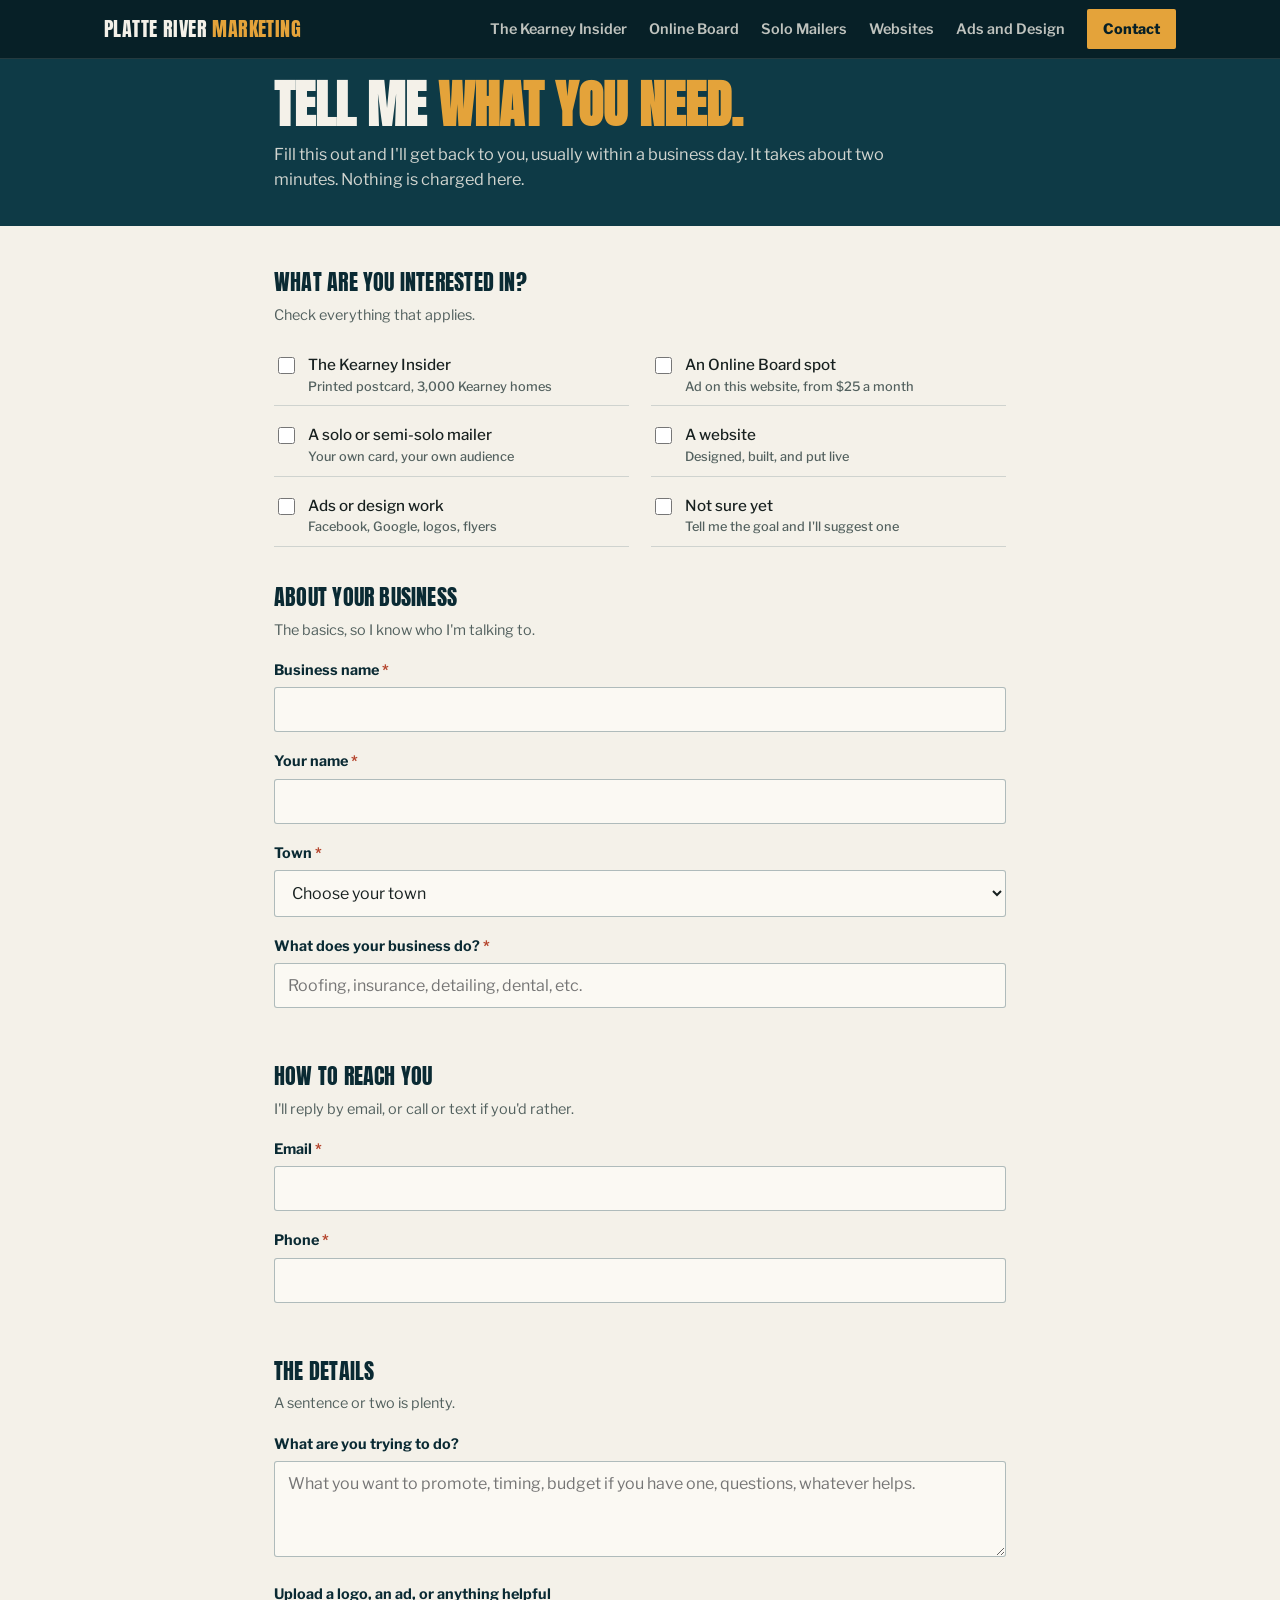
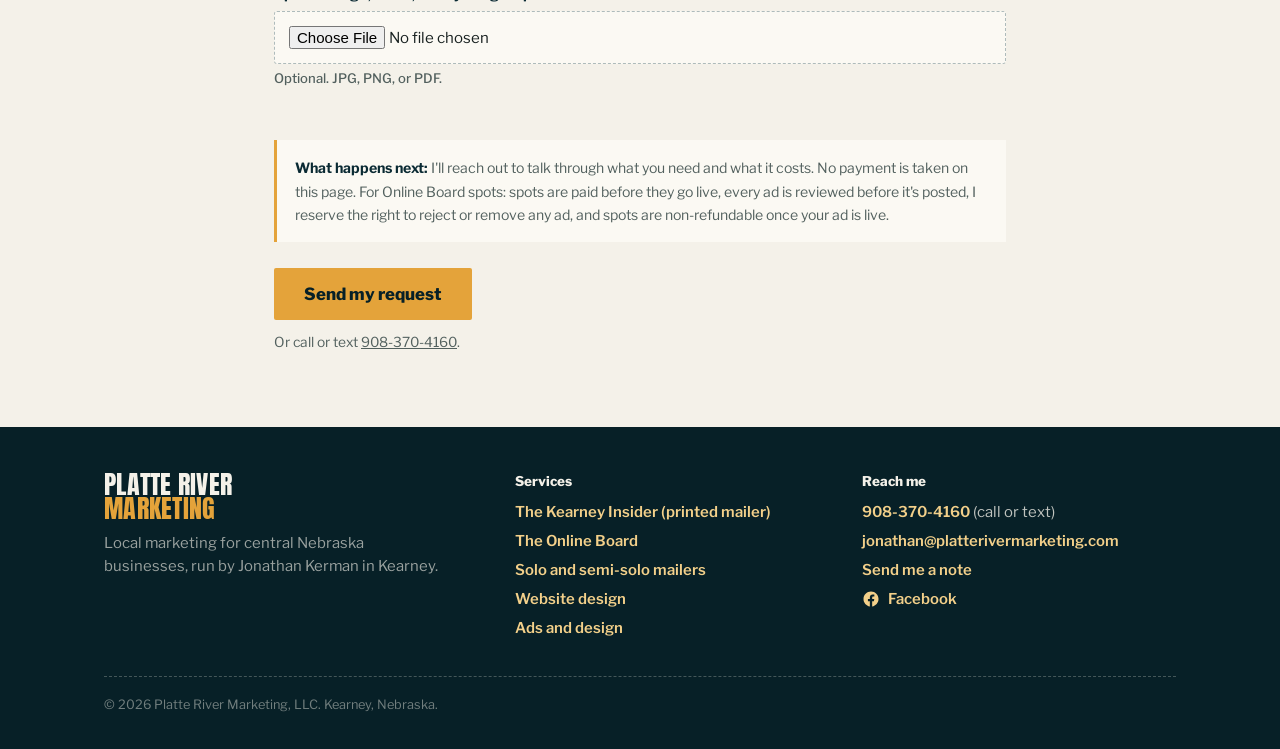
<file: claim.html>
<!doctype html>
<html lang="en">
<head>
<meta charset="utf-8">
<meta name="viewport" content="width=device-width, initial-scale=1">
<title>Contact | Platte River Marketing</title>
<meta name="description" content="Tell me what you need: a spot on The Kearney Insider mailer, an Online Board ad, a solo mailer, a website, or ads. Platte River Marketing, Kearney, Nebraska.">

<!-- ===== favicon ===== -->
<link rel="icon" href="/favicon.ico" sizes="any">
<link rel="icon" type="image/png" sizes="32x32" href="/favicon-32.png">
<link rel="apple-touch-icon" href="/apple-touch-icon.png">

<!-- ===== social share preview (Facebook, iMessage, LinkedIn, etc.) ===== -->
<meta property="og:type" content="website">
<meta property="og:site_name" content="Platte River Marketing">
<meta property="og:title" content="Contact | Platte River Marketing">
<meta property="og:description" content="Tell me what you need: a spot on The Kearney Insider mailer, an Online Board ad, a solo mailer, a website, or ads. Platte River Marketing, Kearney, Nebraska.">
<meta property="og:url" content="https://platterivermarketing.com/claim">
<meta property="og:image" content="https://platterivermarketing.com/og-image.png">
<meta property="og:image:width" content="1200">
<meta property="og:image:height" content="630">
<meta property="og:image:alt" content="Platte River Marketing, Kearney Nebraska">
<meta property="og:locale" content="en_US">
<meta name="twitter:card" content="summary_large_image">
<meta name="twitter:title" content="Contact | Platte River Marketing">
<meta name="twitter:description" content="Tell me what you need: a spot on The Kearney Insider mailer, an Online Board ad, a solo mailer, a website, or ads. Platte River Marketing, Kearney, Nebraska.">
<meta name="twitter:image" content="https://platterivermarketing.com/og-image.png">
<meta name="theme-color" content="#0E3A46">
<link rel="canonical" href="https://platterivermarketing.com/claim">

<link rel="preconnect" href="https://fonts.googleapis.com">
<link rel="preconnect" href="https://fonts.gstatic.com" crossorigin>
<link href="https://fonts.googleapis.com/css2?family=Anton&family=Libre+Franklin:wght@400;500;600;700;800&display=swap" rel="stylesheet">

<link rel="stylesheet" href="/site.css">
<style>
:root{
  --river:#0E3A46; --river-deep:#0A2A33; --river-ink:#072027;
  --wheat:#E4A33A; --wheat-soft:#F3D08A;
  --paper:#F4F1E9; --card:#FBF9F3;
  --ink:#17201F; --ink-soft:#52605E;
  --line:rgba(14,58,70,.16); --line-strong:rgba(14,58,70,.32);
  --f-display:"Anton",Impact,sans-serif;
  --f-body:"Libre Franklin",system-ui,sans-serif;
  --wrap:780px;
}
*{box-sizing:border-box}
body{margin:0;font-family:var(--f-body);color:var(--ink);background:var(--paper);line-height:1.55;-webkit-font-smoothing:antialiased}
.wrap{max-width:var(--wrap);margin:0 auto;padding:0 24px}
a{color:inherit}

/* ---------- nav ---------- */
.nav{background:var(--river-ink);border-bottom:1px solid rgba(244,241,233,.12)}
.nav .wrap{display:flex;align-items:center;gap:26px;padding-top:13px;padding-bottom:13px;flex-wrap:wrap;max-width:1060px}
.nav a{color:rgba(244,241,233,.72);text-decoration:none;font-size:.82rem;font-weight:700;
  letter-spacing:.13em;text-transform:uppercase}
.nav a:hover{color:var(--wheat)}
.nav a.on{color:var(--wheat)}
.nav .sp{margin-left:auto}

/* ---------- header ---------- */
.top{background:var(--river);color:var(--paper);padding:22px 0 34px}
.back{font-size:.82rem;font-weight:700;letter-spacing:.12em;text-transform:uppercase;
  color:var(--wheat-soft);text-decoration:none;display:inline-block;margin-bottom:20px}
.back:hover{color:var(--wheat)}
.top h1{font-family:var(--f-display);text-transform:uppercase;line-height:.95;
  font-size:clamp(2rem,6vw,3.2rem);margin:0 0 12px}
.top h1 em{font-style:normal;color:var(--wheat)}
.top p{color:rgba(244,241,233,.85);margin:0;max-width:56ch;font-size:1.02rem}

/* ---------- form ---------- */
.formwrap{padding:40px 0 60px}
fieldset{border:0;padding:0;margin:0 0 34px}
legend{
  font-family:var(--f-display);text-transform:uppercase;color:var(--river-deep);
  font-size:1.35rem;letter-spacing:.01em;margin-bottom:4px;padding:0;
}
.legend-note{font-size:.9rem;color:var(--ink-soft);margin:0 0 18px}

.field{margin-bottom:18px}
label{display:block;font-weight:700;font-size:.9rem;margin-bottom:6px;color:var(--river-deep)}
label .req{color:#B4432B}
.hint{font-weight:500;font-size:.82rem;color:var(--ink-soft);margin-top:4px}

input[type=text],input[type=email],input[type=tel],input[type=url],select,textarea{
  width:100%;padding:12px 13px;font-family:var(--f-body);font-size:1rem;color:var(--ink);
  background:var(--card);border:1px solid var(--line-strong);border-radius:3px;
}
textarea{min-height:96px;resize:vertical}
input:focus,select:focus,textarea:focus{outline:3px solid var(--wheat);outline-offset:1px;border-color:var(--river)}

/* radio cards — each card is a <label> so the whole thing is tappable */
.choices{display:grid;grid-template-columns:repeat(3,1fr);gap:10px}
.choice{display:block;margin:0;cursor:pointer;-webkit-tap-highlight-color:transparent}
.choice > input{
  position:absolute;width:1px;height:1px;opacity:0;
  margin:0;pointer-events:none;
}
.choice > .box{
  display:block;padding:16px 14px;min-height:92px;
  border:1px solid var(--line-strong);border-radius:3px;
  background:var(--card);transition:border-color .15s,background .15s,box-shadow .15s;
}
.choice .nm{display:block;font-family:var(--f-display);text-transform:uppercase;font-size:1.15rem;color:var(--river-deep);line-height:1.1}
.choice .pr{display:block;font-weight:800;font-size:1.05rem;margin-top:4px}
.choice .dm{display:block;font-size:.74rem;color:var(--ink-soft);letter-spacing:.06em;text-transform:uppercase;font-weight:700;margin-top:4px}
.choice > input:checked ~ .box{
  border-color:var(--river);background:#fff;box-shadow:inset 0 0 0 2px var(--river);
}
.choice > input:focus-visible ~ .box{outline:3px solid var(--wheat);outline-offset:2px}

/* file input */
input[type=file]{
  width:100%;padding:14px;font-family:var(--f-body);font-size:.94rem;
  background:var(--card);border:1px dashed var(--line-strong);border-radius:3px;cursor:pointer;
}
input[type=file]:focus{outline:3px solid var(--wheat)}

/* checkbox row */
.check{display:flex;gap:10px;align-items:flex-start;margin-bottom:10px}
.check input{margin-top:4px;width:17px;height:17px;flex:0 0 auto;accent-color:var(--river)}
.check label{font-weight:500;font-size:.95rem;margin:0;color:var(--ink)}

/* terms box */
.terms-box{
  background:var(--card);border-left:3px solid var(--wheat);
  padding:16px 18px;font-size:.88rem;color:var(--ink-soft);margin-bottom:26px;line-height:1.65;
}
.terms-box strong{color:var(--river-deep)}

.submit{
  background:var(--wheat);color:var(--river-ink);border:0;border-radius:2px;
  font-family:var(--f-body);font-weight:800;font-size:1.05rem;padding:16px 30px;
  cursor:pointer;transition:background .18s,transform .1s;
}
.submit:hover{background:var(--wheat-soft)}
.submit:active{transform:translateY(1px)}
.submit:focus-visible{outline:3px solid var(--river);outline-offset:3px}
.after-submit{font-size:.86rem;color:var(--ink-soft);margin-top:12px}

/* ---------- footer ---------- */
.foot{background:var(--river-ink);color:rgba(244,241,233,.72);padding:30px 0;font-size:.88rem}
.foot a{color:var(--wheat-soft);text-decoration:none;font-weight:600}
.foot a:hover{color:var(--wheat)}

@media (max-width:620px){
  .choices{grid-template-columns:1fr}
}
@media (prefers-reduced-motion:reduce){*{transition:none!important}}

/* ---------- service picker + board-only block ---------- */
.pick{display:grid;grid-template-columns:repeat(2,minmax(0,1fr));gap:8px 22px}
.pick .check{margin-bottom:0;padding:9px 0;border-bottom:1px solid var(--line)}
.pick .check label small{display:block;font-size:.8rem;color:var(--ink-soft)}
#board-only[hidden]{display:none}
.top a.inline{color:var(--wheat-soft)}
@media (max-width:620px){ .pick{grid-template-columns:1fr} }
</style>
<!-- Google tag (gtag.js) -->
<script async src="https://www.googletagmanager.com/gtag/js?id=G-0B7E23MN36"></script>
<script>
  window.dataLayer = window.dataLayer || [];
  function gtag(){dataLayer.push(arguments);}
  gtag('js', new Date());
  gtag('config', 'G-0B7E23MN36');
</script>

<!-- Meta Pixel Code -->
<script>
!function(f,b,e,v,n,t,s)
{if(f.fbq)return;n=f.fbq=function(){n.callMethod?
n.callMethod.apply(n,arguments):n.queue.push(arguments)};
if(!f._fbq)f._fbq=n;n.push=n;n.loaded=!0;n.version='2.0';
n.queue=[];t=b.createElement(e);t.async=!0;
t.src=v;s=b.getElementsByTagName(e)[0];
s.parentNode.insertBefore(t,s)}(window, document,'script',
'https://connect.facebook.net/en_US/fbevents.js');
fbq('init', '1459053552757348');
fbq('track', 'PageView');
</script>
<noscript><img height="1" width="1" style="display:none"
src="https://www.facebook.com/tr?id=1459053552757348&ev=PageView&noscript=1"
/></noscript>
<!-- End Meta Pixel Code -->
</head>
<body>

<!-- ============ TOP NAVIGATION (same on every page) ============ -->
<header class="topnav">
  <div class="tn-wrap">
    <a class="tn-brand" href="/">Platte River <span>Marketing</span></a>
    <input type="checkbox" id="tn-toggle" class="tn-toggle" aria-label="Show the menu">
    <label for="tn-toggle" class="tn-btn">Menu</label>
    <nav class="tn-links" aria-label="Main">
      <a href="/kearney-insider">The Kearney Insider</a>
      <a href="/board">Online Board</a>
      <a href="/mailers">Solo Mailers</a>
      <a href="/websites">Websites</a>
      <a href="/marketing">Ads and Design</a>
      <a class="tn-cta" href="/claim" aria-current="page">Contact</a>
    </nav>
  </div>
</header>

<header class="top">
  <div class="wrap">
    <h1>Tell me <em>what you need.</em></h1>
    <p>Fill this out and I'll get back to you, usually within a business day.
       It takes about two minutes. Nothing is charged here.</p>
  </div>
</header>

<main class="formwrap">
  <div class="wrap">

    <!-- =====================================================
         NETLIFY FORM
         The form name must stay "claim-a-spot". Your email
         notification in Netlify is tied to that name.
         View submissions at: Netlify > your project > Forms
         ===================================================== -->
    <form name="claim-a-spot"
          method="POST"
          data-netlify="true"
          enctype="multipart/form-data"
          action="/thanks">

      <input type="hidden" name="form-name" value="claim-a-spot">

      <!-- ============ WHAT THEY WANT ============ -->
      <fieldset>
        <legend>What are you interested in?</legend>
        <p class="legend-note">Check everything that applies.</p>

        <div class="pick">
          <div class="check">
            <input type="checkbox" id="s-insider" name="Interested in" value="The Kearney Insider (printed mailer)">
            <label for="s-insider">The Kearney Insider <small>Printed postcard, 3,000 Kearney homes</small></label>
          </div>
          <div class="check">
            <input type="checkbox" id="s-board" name="Interested in" value="Online Board spot">
            <label for="s-board">An Online Board spot <small>Ad on this website, from $25 a month</small></label>
          </div>
          <div class="check">
            <input type="checkbox" id="s-mailers" name="Interested in" value="Solo or semi-solo mailer">
            <label for="s-mailers">A solo or semi-solo mailer <small>Your own card, your own audience</small></label>
          </div>
          <div class="check">
            <input type="checkbox" id="s-websites" name="Interested in" value="Website design">
            <label for="s-websites">A website <small>Designed, built, and put live</small></label>
          </div>
          <div class="check">
            <input type="checkbox" id="s-marketing" name="Interested in" value="Ads management or design work">
            <label for="s-marketing">Ads or design work <small>Facebook, Google, logos, flyers</small></label>
          </div>
          <div class="check">
            <input type="checkbox" id="s-unsure" name="Interested in" value="Not sure yet">
            <label for="s-unsure">Not sure yet <small>Tell me the goal and I'll suggest one</small></label>
          </div>
        </div>
      </fieldset>

      <!-- ============ ABOUT THE BUSINESS ============ -->
      <fieldset>
        <legend>About your business</legend>
        <p class="legend-note">The basics, so I know who I'm talking to.</p>

        <div class="field">
          <label for="business">Business name <span class="req">*</span></label>
          <input type="text" id="business" name="Business name" required>
        </div>

        <div class="field">
          <label for="contact">Your name <span class="req">*</span></label>
          <input type="text" id="contact" name="Contact name" required>
        </div>

        <div class="field">
          <label for="town">Town <span class="req">*</span></label>
          <select id="town" name="Town" required>
            <option value="">Choose your town</option>
            <option>Kearney</option>
            <option>Grand Island</option>
            <option>Hastings</option>
            <option>Holdrege</option>
            <option>Lexington</option>
            <option>Other / nearby</option>
          </select>
        </div>

        <div class="field">
          <label for="category">What does your business do? <span class="req">*</span></label>
          <input type="text" id="category" name="Category" required
                 placeholder="Roofing, insurance, detailing, dental, etc.">
        </div>
      </fieldset>

      <!-- ============ CONTACT ============ -->
      <fieldset>
        <legend>How to reach you</legend>
        <p class="legend-note">I'll reply by email, or call or text if you'd rather.</p>

        <div class="field">
          <label for="email">Email <span class="req">*</span></label>
          <input type="email" id="email" name="Email" required>
        </div>

        <div class="field">
          <label for="phone">Phone <span class="req">*</span></label>
          <input type="tel" id="phone" name="Phone" required>
        </div>
      </fieldset>

      <!-- ============ ONLINE BOARD ONLY ============
           This block only shows when "An Online Board spot" is checked. -->
      <div id="board-only">
        <fieldset>
          <legend>Your Online Board spot</legend>
          <p class="legend-note">Not sure which size? Pick the closest one and I'll sort it out with you.</p>

          <div class="field">
            <div class="choices">
              <label class="choice" for="t-logo">
                <input type="radio" id="t-logo" name="Spot size" value="Logo Spot - $25/mo">
                <span class="box">
                  <span class="nm">Logo</span>
                  <span class="pr">$25/mo</span>
                  <span class="dm">400 × 400</span>
                </span>
              </label>
              <label class="choice" for="t-promo">
                <input type="radio" id="t-promo" name="Spot size" value="Promo Spot - $50/mo">
                <span class="box">
                  <span class="nm">Promo</span>
                  <span class="pr">$50/mo</span>
                  <span class="dm">800 × 400</span>
                </span>
              </label>
              <label class="choice" for="t-spot">
                <input type="radio" id="t-spot" name="Spot size" value="Spotlight - $100/mo">
                <span class="box">
                  <span class="nm">Spotlight</span>
                  <span class="pr">$100/mo</span>
                  <span class="dm">1200 × 500</span>
                </span>
              </label>
            </div>
          </div>

          <div class="field">
            <label for="length">How long do you want to run?</label>
            <select id="length" name="Run length">
              <option>1 month</option>
              <option>3 months</option>
              <option>6 months</option>
              <option>Not sure yet</option>
            </select>
          </div>

          <div class="field">
            <label for="link">Where should your ad send people?</label>
            <input type="text" id="link" name="Destination link"
                   placeholder="yourbusiness.com or your Facebook page">
            <p class="hint">This is the page people land on when they click your ad.</p>
          </div>

          <div class="field">
            <label>What are you running?</label>
            <div class="check">
              <input type="checkbox" id="a1" name="Ad plan" value="I have my own ad ready">
              <label for="a1">I have my own ad ready to go</label>
            </div>
            <div class="check">
              <input type="checkbox" id="a2" name="Ad plan" value="I want to run a promotion">
              <label for="a2">I want to run a promotion or special offer</label>
            </div>
            <div class="check">
              <input type="checkbox" id="a3" name="Ad plan" value="I need help designing it">
              <label for="a3">I need help designing it</label>
            </div>
          </div>

          <div class="field">
            <label for="promo">What's the offer?</label>
            <textarea id="promo" name="Promotion details"
                      placeholder="10% off first service, free estimates this month, buy one get one, etc."></textarea>
            <p class="hint">Skip this if you're just running your logo.</p>
          </div>
        </fieldset>
      </div>

      <!-- ============ DETAILS ============ -->
      <fieldset>
        <legend>The details</legend>
        <p class="legend-note">A sentence or two is plenty.</p>

        <div class="field">
          <label for="notes">What are you trying to do?</label>
          <textarea id="notes" name="Notes"
                    placeholder="What you want to promote, timing, budget if you have one, questions, whatever helps."></textarea>
        </div>

        <div class="field">
          <label for="upload">Upload a logo, an ad, or anything helpful</label>
          <input type="file" id="upload" name="Ad file" accept="image/*,.pdf">
          <p class="hint">Optional. JPG, PNG, or PDF.</p>
        </div>
      </fieldset>

      <div class="terms-box">
        <strong>What happens next:</strong> I'll reach out to talk through what you need and
        what it costs. No payment is taken on this page. For Online Board spots: spots are
        paid before they go live, every ad is reviewed before it's posted, I reserve the right
        to reject or remove any ad, and spots are non-refundable once your ad is live.
      </div>

      <button type="submit" class="submit">Send my request</button>
      <p class="after-submit">Or call or text <a href="tel:19083704160">908-370-4160</a>.</p>

    </form>
  </div>
</main>

<!-- ============ FOOTER (same on every page) ============ -->
<footer class="sitefoot">
  <div class="sf-wrap">
    <div class="sf-cols">
      <div>
        <div class="sf-mark">Platte River<br><span>Marketing</span></div>
        <p>Local marketing for central Nebraska businesses, run by Jonathan Kerman in Kearney.</p>
      </div>
      <div>
        <h2>Services</h2>
        <ul>
          <li><a href="/kearney-insider">The Kearney Insider (printed mailer)</a></li>
          <li><a href="/board">The Online Board</a></li>
          <li><a href="/mailers">Solo and semi-solo mailers</a></li>
          <li><a href="/websites">Website design</a></li>
          <li><a href="/marketing">Ads and design</a></li>
        </ul>
      </div>
      <div>
        <h2>Reach me</h2>
        <ul>
          <li><a href="tel:19083704160">908-370-4160</a> (call or text)</li>
          <li><a href="mailto:jonathan@platterivermarketing.com">jonathan@platterivermarketing.com</a></li>
          <li><a href="/claim">Send me a note</a></li>
          <li>
            <a class="sf-fb" href="https://www.facebook.com/share/1GYTginALE/" target="_blank" rel="noopener">
              <svg viewBox="0 0 24 24" aria-hidden="true" focusable="false"><path d="M22 12.06C22 6.5 17.52 2 12 2S2 6.5 2 12.06c0 5.02 3.66 9.18 8.44 9.94v-7.03H7.9v-2.91h2.54V9.85c0-2.52 1.5-3.91 3.77-3.91 1.09 0 2.24.2 2.24.2v2.46h-1.26c-1.24 0-1.63.78-1.63 1.57v1.89h2.78l-.45 2.91h-2.33V22c4.78-.76 8.44-4.92 8.44-9.94z"/></svg>
              <span>Facebook</span>
            </a>
          </li>
        </ul>
      </div>
    </div>
    <div class="sf-legal">&copy; <span id="yr"></span> Platte River Marketing, LLC. Kearney, Nebraska.</div>
  </div>
</footer>
<script>(function(){var y=document.getElementById("yr");if(y)y.textContent=new Date().getFullYear();})();</script>

<script>
/* -----------------------------------------------------------------
   Links around the site can pre-check a service, for example
   /claim?service=websites  or  /claim?service=board&tier=promo
   ----------------------------------------------------------------- */
(function(){
  var q = new URLSearchParams(location.search);
  var service = q.get("service");
  var tier = q.get("tier");
  var boxes = { insider:"s-insider", board:"s-board", mailers:"s-mailers",
                websites:"s-websites", marketing:"s-marketing", unsure:"s-unsure" };
  var sizes = { logo:"t-logo", promo:"t-promo", spotlight:"t-spot" };

  if (tier && sizes[tier]) { service = "board"; document.getElementById(sizes[tier]).checked = true; }
  if (service && boxes[service]) document.getElementById(boxes[service]).checked = true;

  /* the Online Board questions only show when that box is checked */
  var board = document.getElementById("s-board");
  var block = document.getElementById("board-only");
  var first = document.getElementById("t-logo");
  function sync(){
    block.hidden = !board.checked;
    first.required = board.checked;   /* a size is only required for board requests */
    /* hidden board questions are switched off so they don't show up in the email */
    block.querySelectorAll("input, select, textarea").forEach(function(el){ el.disabled = !board.checked; });
  }
  board.addEventListener("change", sync);
  sync();
})();
</script>

</body>
</html>
</file>
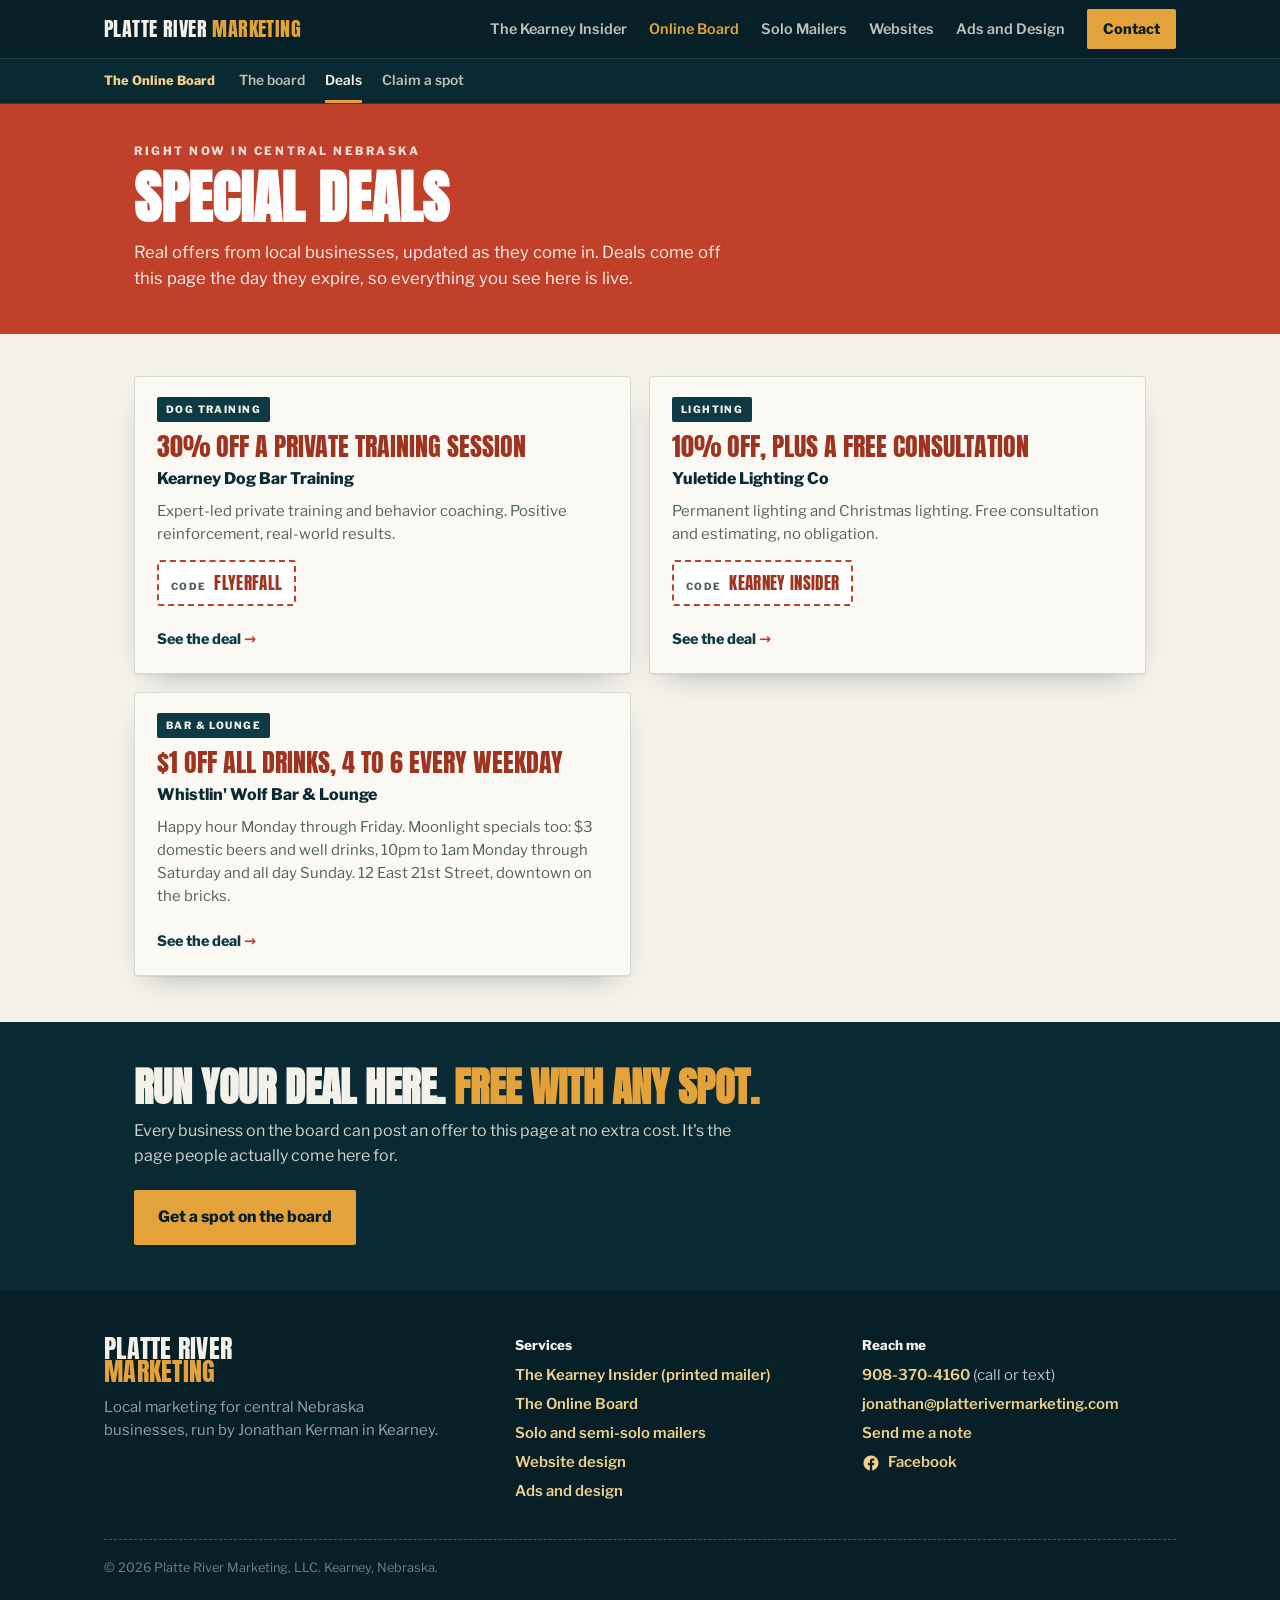
<file: deals.html>
<!doctype html>
<html lang="en">
<head>
<meta charset="utf-8">
<meta name="viewport" content="width=device-width, initial-scale=1">
<title>Local Deals | The Online Board</title>
<meta name="description" content="Current deals and offers from local central Nebraska businesses.">

<!-- ===== favicon ===== -->
<link rel="icon" href="/favicon.ico" sizes="any">
<link rel="icon" type="image/png" sizes="32x32" href="/favicon-32.png">
<link rel="apple-touch-icon" href="/apple-touch-icon.png">

<!-- ===== social share preview (Facebook, iMessage, LinkedIn, etc.) ===== -->
<meta property="og:type" content="website">
<meta property="og:site_name" content="Platte River Marketing">
<meta property="og:title" content="Local Deals | The Online Board">
<meta property="og:description" content="Current deals and offers from local central Nebraska businesses. Updated as they come in.">
<meta property="og:url" content="https://platterivermarketing.com/deals">
<meta property="og:image" content="https://platterivermarketing.com/og-image.png">
<meta property="og:image:width" content="1200">
<meta property="og:image:height" content="630">
<meta property="og:image:alt" content="Platte River Marketing, Kearney Nebraska">
<meta property="og:locale" content="en_US">
<meta name="twitter:card" content="summary_large_image">
<meta name="twitter:title" content="Local Deals | The Online Board">
<meta name="twitter:description" content="Current deals and offers from local central Nebraska businesses. Updated as they come in.">
<meta name="twitter:image" content="https://platterivermarketing.com/og-image.png">
<meta name="theme-color" content="#0E3A46">
<link rel="canonical" href="https://platterivermarketing.com/deals">

<link rel="preconnect" href="https://fonts.googleapis.com">
<link rel="preconnect" href="https://fonts.gstatic.com" crossorigin>
<link href="https://fonts.googleapis.com/css2?family=Anton&family=Libre+Franklin:wght@400;500;600;700;800&display=swap" rel="stylesheet">

<link rel="stylesheet" href="/site.css">
<style>
:root{
  --river:#0E3A46; --river-deep:#0A2A33; --river-ink:#072027;
  --wheat:#E4A33A; --wheat-soft:#F3D08A;
  --flag:#C0402A; --flag-deep:#9E3320;
  --paper:#F4F1E9; --card:#FBF9F3;
  --ink:#17201F; --ink-soft:#52605E;
  --line:rgba(14,58,70,.16); --line-strong:rgba(14,58,70,.32);
  --shadow:0 1px 0 rgba(14,58,70,.06), 0 12px 30px -18px rgba(7,32,39,.45);
  --f-display:"Anton",Impact,sans-serif;
  --f-body:"Libre Franklin",system-ui,sans-serif;
  --wrap:1060px;
}
*{box-sizing:border-box}
body{margin:0;font-family:var(--f-body);color:var(--ink);background:var(--paper);
  line-height:1.55;-webkit-font-smoothing:antialiased}
img{max-width:100%;display:block}
a{color:inherit}
.wrap{max-width:var(--wrap);margin:0 auto;padding:0 24px}

/* ---------- nav ---------- */
.nav{background:var(--river-ink);border-bottom:1px solid rgba(244,241,233,.12)}
.nav .wrap{display:flex;align-items:center;gap:24px;padding-top:13px;padding-bottom:13px;flex-wrap:wrap}
.nav a{color:rgba(244,241,233,.72);text-decoration:none;font-size:.82rem;font-weight:700;
  letter-spacing:.13em;text-transform:uppercase}
.nav a:hover{color:var(--wheat)}
.nav a.on{color:var(--wheat)}
.nav .sp{margin-left:auto}

/* ---------- header ---------- */
.top{background:var(--flag);color:#fff;padding:34px 0 42px}
.top .kicker{font-size:.72rem;font-weight:800;letter-spacing:.22em;text-transform:uppercase;
  color:rgba(255,255,255,.8)}
.top h1{font-family:var(--f-display);text-transform:uppercase;line-height:.95;
  font-size:clamp(2.1rem,6vw,3.6rem);margin:.15em 0 14px;color:#fff}
.top p{color:rgba(255,255,255,.92);margin:0;max-width:56ch;font-size:1.04rem}

/* ---------- deals ---------- */
.deals{padding:42px 0 12px}
.deal-grid{display:grid;grid-template-columns:repeat(2,1fr);gap:18px}
.deal{
  background:var(--card);border:1px solid var(--line);border-radius:4px;
  box-shadow:var(--shadow);overflow:hidden;display:flex;flex-direction:column;
  text-decoration:none;color:inherit;
  transition:transform .14s ease,box-shadow .2s ease,border-color .2s ease;
}
a.deal:hover{transform:translateY(-3px);box-shadow:0 18px 40px -20px rgba(7,32,39,.55);border-color:var(--line-strong)}
a.deal:focus-visible{outline:3px solid var(--flag);outline-offset:3px}

.deal .shot img{width:100%;aspect-ratio:2/1;object-fit:cover}
.deal-inner{padding:20px 22px 22px;display:flex;flex-direction:column;flex:1}
.deal .cat{
  align-self:flex-start;background:var(--river);color:var(--paper);
  font-size:.63rem;font-weight:800;letter-spacing:.14em;text-transform:uppercase;
  padding:5px 9px;border-radius:2px;margin-bottom:11px;
}
.deal .offer{
  font-family:var(--f-display);text-transform:uppercase;color:var(--flag-deep);
  font-size:1.6rem;line-height:1.02;margin:0 0 8px;
}
.deal .biz{font-weight:800;color:var(--river-deep);font-size:1rem;margin:0 0 8px}
.deal .details{font-size:.93rem;color:var(--ink-soft);margin:0 0 14px;flex:1}
.deal .code{
  align-self:flex-start;display:inline-flex;align-items:baseline;gap:8px;
  border:2px dashed var(--flag);border-radius:3px;padding:8px 12px;margin:0 0 14px;
  background:#fff;
}
.deal .code .cl{font-size:.62rem;font-weight:800;letter-spacing:.13em;text-transform:uppercase;color:var(--ink-soft)}
.deal .code .cv{font-family:var(--f-display);text-transform:uppercase;font-size:1.05rem;color:var(--flag-deep);letter-spacing:.02em}
.deal .ends{
  font-size:.72rem;font-weight:800;letter-spacing:.11em;text-transform:uppercase;
  color:var(--flag);border-top:1px dashed var(--line-strong);padding-top:11px;
}
.deal .go{font-weight:800;font-size:.9rem;color:var(--river);margin-top:8px}
.deal .go::after{content:" →";color:var(--flag)}

/* empty state */
.none{
  border:1px dashed var(--line-strong);border-radius:4px;padding:46px 26px;text-align:center;
  background:repeating-linear-gradient(135deg, rgba(14,58,70,.03) 0 12px, transparent 12px 24px);
}
.none h2{font-family:var(--f-display);text-transform:uppercase;color:var(--river-deep);
  font-size:1.7rem;margin:0 0 8px}
.none p{color:var(--ink-soft);margin:0 auto;max-width:44ch}

/* ---------- cta ---------- */
.cta{background:var(--river-deep);color:var(--paper);padding:46px 0;margin-top:34px}
.cta h2{font-family:var(--f-display);text-transform:uppercase;font-size:clamp(1.7rem,4.4vw,2.5rem);
  line-height:.98;margin:0 0 12px}
.cta h2 em{font-style:normal;color:var(--wheat)}
.cta p{color:rgba(244,241,233,.85);max-width:56ch;margin:0 0 22px}
.btn{display:inline-flex;align-items:center;gap:8px;font-weight:800;font-size:.98rem;
  padding:13px 22px;border-radius:2px;text-decoration:none;border:2px solid transparent}
.btn-primary{background:var(--wheat);color:var(--river-ink)}
.btn-primary:hover{background:var(--wheat-soft)}

/* ---------- footer ---------- */
.foot{background:var(--river-ink);color:rgba(244,241,233,.72);padding:30px 0;font-size:.88rem}
.foot a{color:var(--wheat-soft);text-decoration:none;font-weight:600}
.foot a:hover{color:var(--wheat)}

@media (max-width:720px){ .deal-grid{grid-template-columns:1fr} }
@media (prefers-reduced-motion:reduce){*{transition:none!important}}
</style>
<!-- Google tag (gtag.js) -->
<script async src="https://www.googletagmanager.com/gtag/js?id=G-0B7E23MN36"></script>
<script>
  window.dataLayer = window.dataLayer || [];
  function gtag(){dataLayer.push(arguments);}
  gtag('js', new Date());
  gtag('config', 'G-0B7E23MN36');
</script>

<!-- Meta Pixel Code -->
<script>
!function(f,b,e,v,n,t,s)
{if(f.fbq)return;n=f.fbq=function(){n.callMethod?
n.callMethod.apply(n,arguments):n.queue.push(arguments)};
if(!f._fbq)f._fbq=n;n.push=n;n.loaded=!0;n.version='2.0';
n.queue=[];t=b.createElement(e);t.async=!0;
t.src=v;s=b.getElementsByTagName(e)[0];
s.parentNode.insertBefore(t,s)}(window, document,'script',
'https://connect.facebook.net/en_US/fbevents.js');
fbq('init', '1459053552757348');
fbq('track', 'PageView');
</script>
<noscript><img height="1" width="1" style="display:none"
src="https://www.facebook.com/tr?id=1459053552757348&ev=PageView&noscript=1"
/></noscript>
<!-- End Meta Pixel Code -->
</head>
<body>

<!-- ============ TOP NAVIGATION (same on every page) ============ -->
<header class="topnav">
  <div class="tn-wrap">
    <a class="tn-brand" href="/">Platte River <span>Marketing</span></a>
    <input type="checkbox" id="tn-toggle" class="tn-toggle" aria-label="Show the menu">
    <label for="tn-toggle" class="tn-btn">Menu</label>
    <nav class="tn-links" aria-label="Main">
      <a href="/kearney-insider">The Kearney Insider</a>
      <a href="/board" aria-current="page">Online Board</a>
      <a href="/mailers">Solo Mailers</a>
      <a href="/websites">Websites</a>
      <a href="/marketing">Ads and Design</a>
      <a class="tn-cta" href="/claim">Contact</a>
    </nav>
  </div>
</header>
<div class="subnav">
  <div class="tn-wrap">
    <span class="sn-name">The Online Board</span>
    <a href="/board">The board</a>
    <a href="/deals" aria-current="page">Deals</a>
    <a href="/claim?service=board">Claim a spot</a>
  </div>
</div>

<header class="top">
  <div class="wrap">
    <span class="kicker">Right now in central Nebraska</span>
    <h1>Special deals</h1>
    <p>Real offers from local businesses, updated as they come in. Deals come off
       this page the day they expire, so everything you see here is live.</p>
  </div>
</header>

<main class="deals">
  <div class="wrap" id="deals"><!-- rendered below --></div>
</main>

<section class="cta">
  <div class="wrap">
    <h2>Run your deal here. <em>Free with any spot.</em></h2>
    <p>Every business on the board can post an offer to this page at no extra cost.
       It's the page people actually come here for.</p>
    <a class="btn btn-primary" href="/claim?service=board">Get a spot on the board</a>
  </div>
</section>

<!-- ============ FOOTER (same on every page) ============ -->
<footer class="sitefoot">
  <div class="sf-wrap">
    <div class="sf-cols">
      <div>
        <div class="sf-mark">Platte River<br><span>Marketing</span></div>
        <p>Local marketing for central Nebraska businesses, run by Jonathan Kerman in Kearney.</p>
      </div>
      <div>
        <h2>Services</h2>
        <ul>
          <li><a href="/kearney-insider">The Kearney Insider (printed mailer)</a></li>
          <li><a href="/board">The Online Board</a></li>
          <li><a href="/mailers">Solo and semi-solo mailers</a></li>
          <li><a href="/websites">Website design</a></li>
          <li><a href="/marketing">Ads and design</a></li>
        </ul>
      </div>
      <div>
        <h2>Reach me</h2>
        <ul>
          <li><a href="tel:19083704160">908-370-4160</a> (call or text)</li>
          <li><a href="mailto:jonathan@platterivermarketing.com">jonathan@platterivermarketing.com</a></li>
          <li><a href="/claim">Send me a note</a></li>
          <li>
            <a class="sf-fb" href="https://www.facebook.com/share/1GYTginALE/" target="_blank" rel="noopener">
              <svg viewBox="0 0 24 24" aria-hidden="true" focusable="false"><path d="M22 12.06C22 6.5 17.52 2 12 2S2 6.5 2 12.06c0 5.02 3.66 9.18 8.44 9.94v-7.03H7.9v-2.91h2.54V9.85c0-2.52 1.5-3.91 3.77-3.91 1.09 0 2.24.2 2.24.2v2.46h-1.26c-1.24 0-1.63.78-1.63 1.57v1.89h2.78l-.45 2.91h-2.33V22c4.78-.76 8.44-4.92 8.44-9.94z"/></svg>
              <span>Facebook</span>
            </a>
          </li>
        </ul>
      </div>
    </div>
    <div class="sf-legal">&copy; <span id="yr"></span> Platte River Marketing, LLC. Kearney, Nebraska.</div>
  </div>
</footer>
<script>(function(){var y=document.getElementById("yr");if(y)y.textContent=new Date().getFullYear();})();</script>


<script>
/* =================================================================
   EDIT YOUR DEALS HERE
   -----------------------------------------------------------------
   offer    : the headline. SHORT and punchy. This is the hook.
   business : who's running it
   category : small tag above the offer
   details  : the fine print / what it covers
   code     : optional promo code, shown in a dashed box. "" to skip.
   ends     : Leave as ""  to keep the deal up until you remove it yourself.
              Or put a date in:
              "YYYY-MM-DD"  the day this deal drops off the page by
              itself. SET THIS TO MATCH THE END DATE ON THEIR AD SPOT
              in index.html, so the deal and the ad expire together and
              you never promote a business that stopped advertising.
   showEnds : keep this FALSE. The deal still expires on the date above,
              but visitors never see a date on the card. Only set it to
              true if you want a card to visibly say "Ends September 25"
              to create urgency on a genuinely limited-time offer.
   link     : where it sends them
   image    : optional. "/deals/name.png" at 800x400. "" to skip.
   ================================================================= */

const DEALS = [
  {
    offer:    "30% off a private training session",
    business: "Kearney Dog Bar Training",
    category: "Dog Training",
    details:  "Expert-led private training and behavior coaching. Positive reinforcement, real-world results.",
    code:     "FLYERFALL",
    ends:     "",
    showEnds: false,
    link:     "https://kearneydogbar.com/",
    image:    ""
  },
  {
    offer:    "10% off, plus a free consultation",
    business: "Yuletide Lighting Co",
    category: "Lighting",
    details:  "Permanent lighting and Christmas lighting. Free consultation and estimating, no obligation.",
    code:     "KEARNEY INSIDER",
    ends:     "",
    showEnds: false,
    link:     "https://www.facebook.com/p/Yuletide-Lighting-Co-61567820511411/",
    image:    ""
  },
  {
    offer:    "$1 off all drinks, 4 to 6 every weekday",
    business: "Whistlin' Wolf Bar & Lounge",
    category: "Bar & Lounge",
    details:  "Happy hour Monday through Friday. Moonlight specials too: $3 domestic beers and well drinks, 10pm to 1am Monday through Saturday and all day Sunday. 12 East 21st Street, downtown on the bricks.",
    code:     "",
    ends:     "",
    showEnds: false,
    link:     "https://www.facebook.com/p/Whistlin-Wolf-Bar-Lounge-61551043024109/",
    image:    ""
  }
];

/* ===== rendering (no need to touch below) ===== */
function esc(s){ return String(s==null?"":s).replace(/[&<>"]/g, c => ({'&':'&amp;','<':'&lt;','>':'&gt;','"':'&quot;'}[c])); }

function stillGood(d){
  if (!d.ends) return true;
  const now = new Date(); now.setHours(0,0,0,0);
  return now <= new Date(d.ends);
}

function prettyDate(s){
  if(!s) return "";
  const p = s.split("-");
  const dt = new Date(+p[0], +p[1]-1, +p[2]);
  return dt.toLocaleDateString("en-US",{month:"long", day:"numeric"});
}

const box  = document.getElementById("deals");
const live = DEALS.filter(stillGood);

if (!live.length){
  box.innerHTML =
    '<div class="none">' +
      '<h2>No deals running right now</h2>' +
      '<p>Check back soon. New offers from local businesses get posted here as they come in.</p>' +
    '</div>';
} else {
  const grid = document.createElement("div");
  grid.className = "deal-grid";

  live.forEach(d=>{
    const a = document.createElement("a");
    a.className = "deal";
    a.href = d.link || "#";
    if (d.link){ a.target = "_blank"; a.rel = "noopener"; }
    a.setAttribute("aria-label", (d.business||"") + ": " + (d.offer||"deal"));

    a.innerHTML =
      (d.image ? '<div class="shot"><img src="'+esc(d.image)+'" alt="'+esc(d.business)+'"></div>' : '') +
      '<div class="deal-inner">' +
        (d.category ? '<span class="cat">'+esc(d.category)+'</span>' : '') +
        '<p class="offer">'+ esc(d.offer) +'</p>' +
        '<p class="biz">'+ esc(d.business) +'</p>' +
        (d.details ? '<p class="details">'+ esc(d.details) +'</p>' : '<p class="details"></p>') +
        (d.code ? '<span class="code"><span class="cl">Code</span><span class="cv">'+ esc(d.code) +'</span></span>' : '') +
        (d.ends && d.showEnds !== false ? '<span class="ends">Ends '+ esc(prettyDate(d.ends)) +'</span>' : '') +
        '<span class="go">See the deal</span>' +
      '</div>';

    grid.appendChild(a);
  });

  box.appendChild(grid);
}
</script>

</body>
</html>
</file>
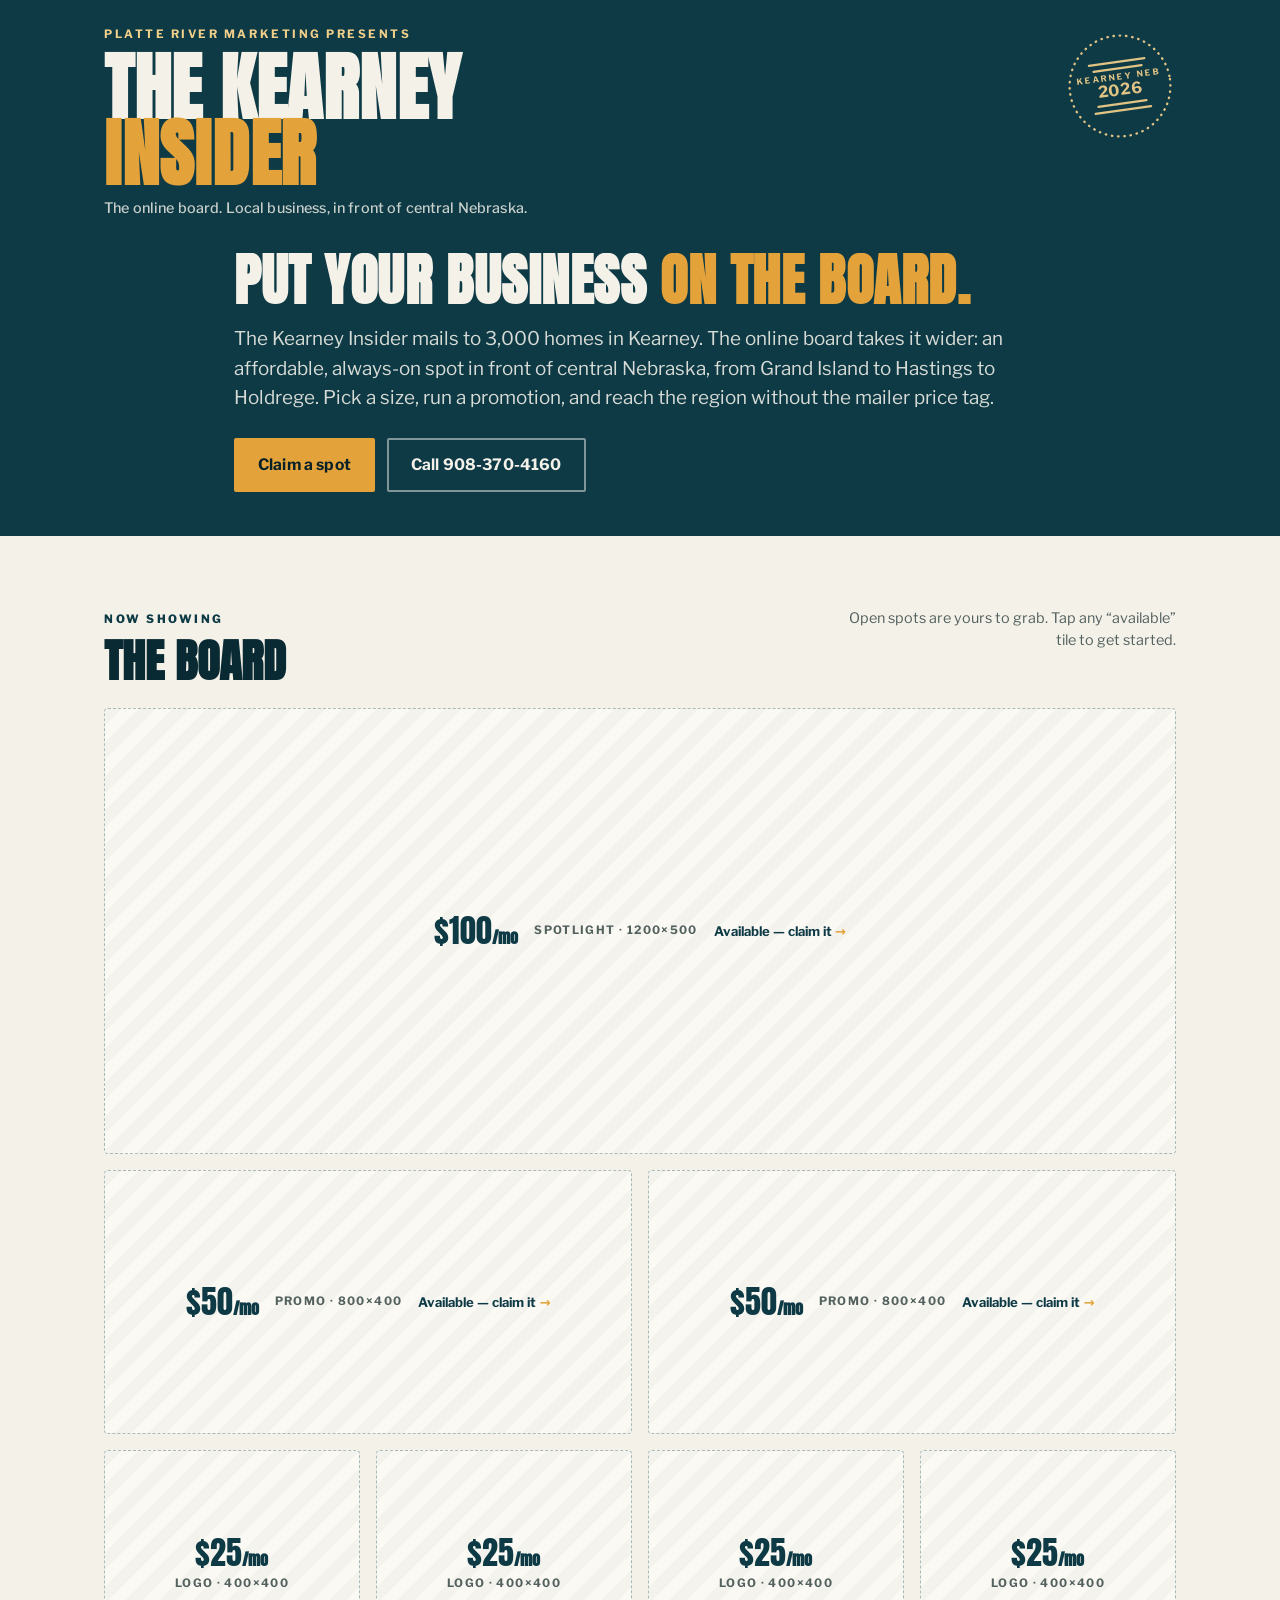
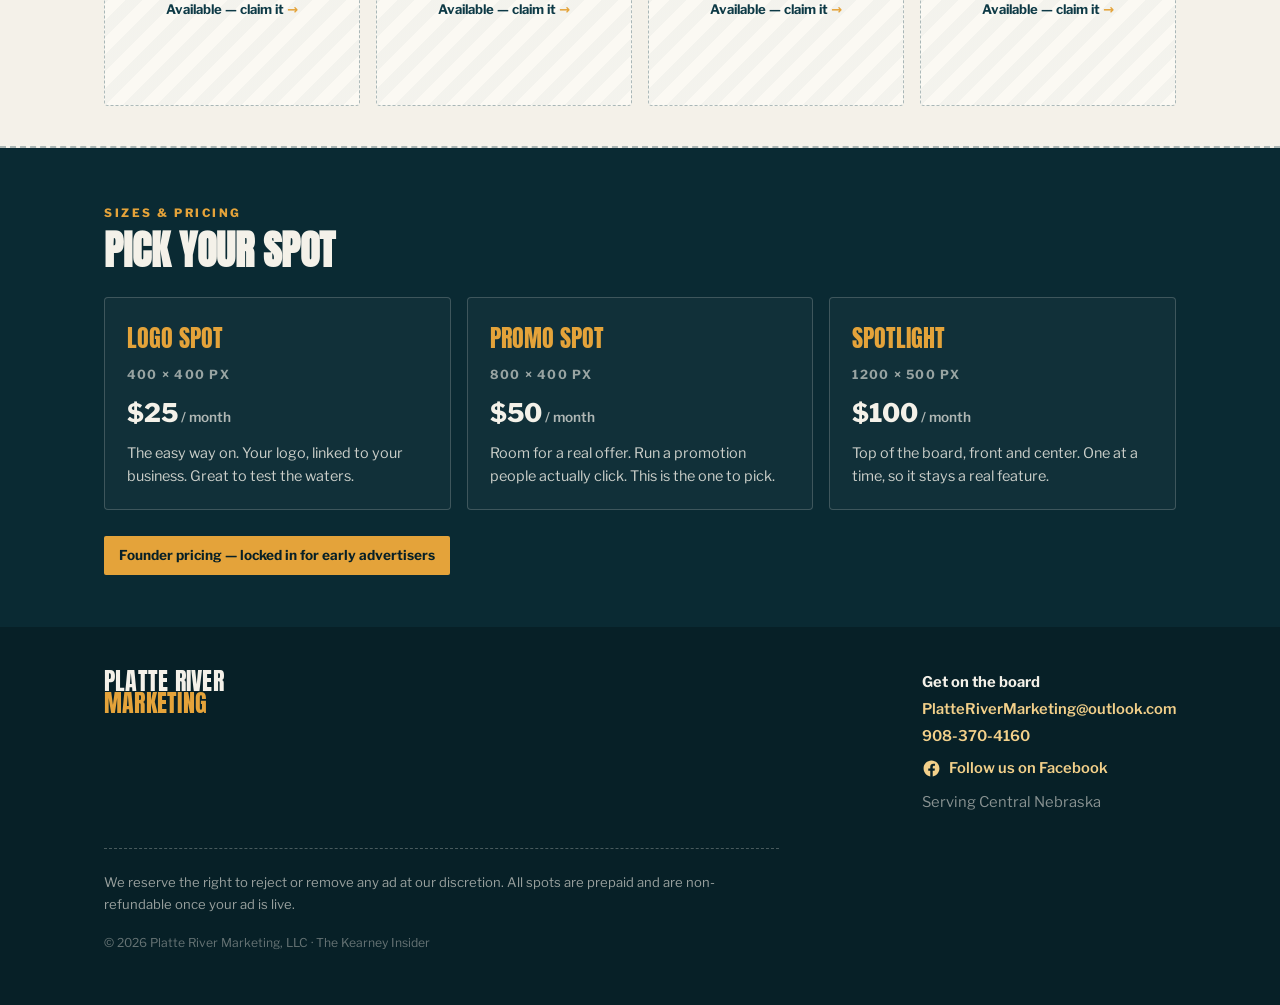
<file: index (1).html>
<!doctype html>
<html lang="en">
<head>
<meta charset="utf-8">
<meta name="viewport" content="width=device-width, initial-scale=1">
<title>The Kearney Insider — Online | Platte River Marketing</title>
<meta name="description" content="Get your business in front of central Nebraska. Buy a spot on the online board from Platte River Marketing.">

<!-- ============================================================= -->
<!--  FONTS                                                          -->
<!-- ============================================================= -->
<link rel="preconnect" href="https://fonts.googleapis.com">
<link rel="preconnect" href="https://fonts.gstatic.com" crossorigin>
<link href="https://fonts.googleapis.com/css2?family=Anton&family=Libre+Franklin:wght@400;500;600;700;800&display=swap" rel="stylesheet">

<style>
/* =============================================================
   DESIGN TOKENS
   ============================================================= */
:root{
  --river:      #0E3A46;   /* deep Platte-river teal, the anchor */
  --river-deep: #0A2A33;
  --river-ink:  #072027;
  --wheat:      #E4A33A;   /* Nebraska wheat / sunflower gold    */
  --wheat-soft: #F3D08A;
  --paper:      #F4F1E9;   /* postcard stock                     */
  --card:       #FBF9F3;
  --ink:        #17201F;
  --ink-soft:   #52605E;
  --line:       rgba(14,58,70,.16);
  --line-strong:rgba(14,58,70,.32);
  --shadow:     0 1px 0 rgba(14,58,70,.06), 0 12px 30px -18px rgba(7,32,39,.45);

  --f-display: "Anton", Impact, sans-serif;
  --f-body:    "Libre Franklin", system-ui, sans-serif;

  --wrap: 1120px;
}

/* =============================================================
   RESET / BASE
   ============================================================= */
*{box-sizing:border-box}
html{-webkit-text-size-adjust:100%}
body{
  margin:0;
  font-family:var(--f-body);
  color:var(--ink);
  background:var(--paper);
  line-height:1.55;
  -webkit-font-smoothing:antialiased;
}
img{max-width:100%;display:block}
a{color:inherit}
.wrap{max-width:var(--wrap);margin:0 auto;padding:0 24px}

/* perforation divider — the tear line off a mailer */
.perf{
  border:0;height:0;
  border-top:2px dashed var(--line-strong);
  margin:0;
}

/* =============================================================
   HEADER
   ============================================================= */
.masthead{
  background:var(--river);
  color:var(--paper);
  position:relative;
}
.masthead .wrap{
  display:flex;align-items:flex-start;justify-content:space-between;gap:24px;
  padding-top:26px;padding-bottom:34px;
}
.brand{display:flex;flex-direction:column;gap:2px}
.brand .kicker{
  font-size:.72rem;font-weight:700;letter-spacing:.22em;text-transform:uppercase;
  color:var(--wheat-soft);
}
.brand .wordmark{
  font-family:var(--f-display);
  font-size:clamp(2.4rem,7vw,4.6rem);
  line-height:.9;letter-spacing:.01em;text-transform:uppercase;
  color:var(--paper);margin:.12em 0 0;
}
.brand .wordmark span{color:var(--wheat)}
.brand .sub{
  font-size:.9rem;color:rgba(244,241,233,.82);font-weight:500;margin-top:8px;
  letter-spacing:.01em;
}

/* postmark stamp — the signature element */
.postmark{
  flex:0 0 auto;width:112px;height:112px;transform:rotate(-8deg);
  opacity:.92;margin-top:4px;
}
.postmark svg{width:100%;height:100%}
.postmark text{fill:var(--wheat-soft);font-family:var(--f-body);font-weight:700}

/* =============================================================
   HERO
   ============================================================= */
.hero{background:var(--river);color:var(--paper);padding-bottom:44px}
.hero .wrap{max-width:860px}
.hero h1{
  font-family:var(--f-display);text-transform:uppercase;
  font-size:clamp(2rem,5.6vw,3.5rem);line-height:.98;letter-spacing:.01em;
  margin:0 0 16px;
}
.hero h1 em{font-style:normal;color:var(--wheat)}
.hero p{
  font-size:clamp(1rem,2.2vw,1.18rem);color:rgba(244,241,233,.88);
  max-width:60ch;margin:0 0 26px;
}
.cta-row{display:flex;flex-wrap:wrap;gap:12px}
.btn{
  display:inline-flex;align-items:center;gap:9px;
  font-weight:700;font-size:.98rem;letter-spacing:.01em;
  padding:13px 22px;border-radius:2px;text-decoration:none;
  border:2px solid transparent;transition:transform .12s ease, background .2s ease, color .2s ease;
}
.btn-primary{background:var(--wheat);color:var(--river-ink)}
.btn-primary:hover{background:var(--wheat-soft)}
.btn-ghost{border-color:rgba(244,241,233,.5);color:var(--paper)}
.btn-ghost:hover{border-color:var(--wheat);color:var(--wheat)}
.btn:active{transform:translateY(1px)}

/* =============================================================
   BOARD
   ============================================================= */
.board{padding:56px 0 40px}
.section-head{
  display:flex;align-items:baseline;justify-content:space-between;gap:16px;
  flex-wrap:wrap;margin-bottom:26px;
}
.eyebrow{
  font-size:.72rem;font-weight:800;letter-spacing:.22em;text-transform:uppercase;
  color:var(--river);
}
.section-head h2{
  font-family:var(--f-display);text-transform:uppercase;
  font-size:clamp(1.8rem,4.6vw,2.9rem);line-height:.95;margin:.15em 0 0;color:var(--river-deep);
}
.section-head .note{font-size:.9rem;color:var(--ink-soft);max-width:34ch;text-align:right}

.grid{
  display:grid;
  grid-template-columns:repeat(4,1fr);
  gap:16px;
}
.tile{
  background:var(--card);
  border:1px solid var(--line);
  border-radius:4px;
  overflow:hidden;
  position:relative;
  box-shadow:var(--shadow);
  text-decoration:none;color:inherit;
  display:flex;flex-direction:column;
  transition:transform .14s ease, box-shadow .2s ease, border-color .2s ease;
}
a.tile:hover{transform:translateY(-3px);box-shadow:0 18px 40px -20px rgba(7,32,39,.55);border-color:var(--line-strong)}
a.tile:focus-visible{outline:3px solid var(--wheat);outline-offset:3px}

/* tier spans */
.tile.spotlight{grid-column:span 4;aspect-ratio:12/5}
.tile.promo{grid-column:span 2;aspect-ratio:2/1}
.tile.logo{grid-column:span 1;aspect-ratio:1/1}

.tile img{width:100%;height:100%;object-fit:cover;flex:1}

/* little tier tag on filled ads */
.tile .tag{
  position:absolute;top:10px;left:10px;
  background:var(--river);color:var(--paper);
  font-size:.62rem;font-weight:800;letter-spacing:.14em;text-transform:uppercase;
  padding:5px 8px;border-radius:2px;
}

/* available / empty spot */
.tile.open{
  background:
    repeating-linear-gradient(135deg, rgba(14,58,70,.03) 0 12px, transparent 12px 24px),
    var(--card);
  border:1px dashed var(--line-strong);
  align-items:center;justify-content:center;text-align:center;padding:18px;
  box-shadow:none;
}
.tile.open .open-inner{display:flex;flex-direction:column;align-items:center;gap:6px}
.tile.open .price{
  font-family:var(--f-display);color:var(--river);font-size:clamp(1.3rem,3vw,2rem);
  line-height:1;
}
.tile.open .size{font-size:.72rem;font-weight:700;letter-spacing:.12em;text-transform:uppercase;color:var(--ink-soft)}
.tile.open .avail{font-size:.82rem;font-weight:700;color:var(--river)}
.tile.open .avail::after{content:" →";color:var(--wheat)}
.tile.open.spotlight .open-inner,
.tile.open.promo .open-inner{flex-direction:row;gap:16px;flex-wrap:wrap;justify-content:center}

/* =============================================================
   TIER STRIP (explains the board / pricing)
   ============================================================= */
.tiers{background:var(--river-deep);color:var(--paper);padding:52px 0}
.tiers .eyebrow{color:var(--wheat)}
.tiers h2{font-family:var(--f-display);text-transform:uppercase;color:var(--paper);
  font-size:clamp(1.6rem,4vw,2.5rem);margin:.15em 0 28px;line-height:.95}
.tier-cards{display:grid;grid-template-columns:repeat(3,1fr);gap:16px}
.tier-card{
  border:1px solid rgba(244,241,233,.2);border-radius:4px;padding:22px;
  background:rgba(255,255,255,.03);display:flex;flex-direction:column;gap:8px;
}
.tier-card .name{font-family:var(--f-display);text-transform:uppercase;font-size:1.5rem;color:var(--wheat)}
.tier-card .dims{font-size:.78rem;letter-spacing:.1em;text-transform:uppercase;color:rgba(244,241,233,.6);font-weight:700}
.tier-card .price{font-size:1.6rem;font-weight:800}
.tier-card .price small{font-size:.85rem;font-weight:600;color:rgba(244,241,233,.7)}
.tier-card .desc{font-size:.9rem;color:rgba(244,241,233,.82);margin-top:2px}
.founder{
  display:inline-block;margin-top:26px;font-size:.85rem;font-weight:700;
  color:var(--river-ink);background:var(--wheat);padding:9px 15px;border-radius:2px;
}

/* =============================================================
   FOOTER + TERMS
   ============================================================= */
.foot{background:var(--river-ink);color:rgba(244,241,233,.8);padding:44px 0 40px;font-size:.92rem}
.foot .cols{display:flex;justify-content:space-between;gap:32px;flex-wrap:wrap}
.foot .wordmark-sm{font-family:var(--f-display);text-transform:uppercase;color:var(--paper);
  font-size:1.5rem;line-height:.9;letter-spacing:.01em}
.foot .wordmark-sm span{color:var(--wheat)}
.foot a{color:var(--wheat-soft);text-decoration:none;font-weight:600}
.foot a:hover{color:var(--wheat)}
.foot .contact div{margin-bottom:4px}
.foot .social{margin-top:10px}
.foot .social a{display:inline-flex;align-items:center;gap:8px}
.foot .social svg{width:19px;height:19px;fill:currentColor;flex:0 0 auto}
.foot .social a:hover svg{fill:var(--wheat)}
.terms{
  margin-top:30px;padding-top:22px;border-top:1px dashed rgba(244,241,233,.28);
  font-size:.82rem;color:rgba(244,241,233,.62);max-width:75ch;line-height:1.7;
}
.copyright{margin-top:18px;font-size:.76rem;color:rgba(244,241,233,.4)}

/* =============================================================
   RESPONSIVE
   ============================================================= */
@media (max-width:820px){
  .grid{grid-template-columns:repeat(2,1fr)}
  .tile.spotlight{grid-column:span 2;aspect-ratio:2/1}
  .tile.promo{grid-column:span 2}
  .tier-cards{grid-template-columns:1fr}
  .section-head .note{text-align:left}
}
@media (max-width:520px){
  .grid{grid-template-columns:1fr}
  .tile.spotlight,.tile.promo,.tile.logo{grid-column:span 1;aspect-ratio:3/2}
  .postmark{width:84px;height:84px}
  .masthead .wrap{padding-bottom:28px}
}

@media (prefers-reduced-motion:reduce){
  *{transition:none!important;scroll-behavior:auto!important}
}
</style>
</head>

<body>

<!-- ============================================================= -->
<!--  HEADER                                                        -->
<!-- ============================================================= -->
<header class="masthead">
  <div class="wrap">
    <div class="brand">
      <span class="kicker">Platte River Marketing presents</span>
      <h1 class="wordmark">The Kearney<br><span>Insider</span></h1>
      <span class="sub">The online board. Local business, in front of central Nebraska.</span>
    </div>

    <!-- postmark stamp: the signature -->
    <div class="postmark" aria-hidden="true">
      <svg viewBox="0 0 120 120">
        <!-- outer perforated stamp edge -->
        <circle cx="60" cy="60" r="54" fill="none" stroke="var(--wheat-soft)" stroke-width="2.5"
                stroke-dasharray="0.5 6.2" stroke-linecap="round"/>
        <!-- flat cancel bars, top and bottom -->
        <g stroke="var(--wheat-soft)" stroke-width="2.4" stroke-linecap="round">
          <line x1="30" y1="34" x2="90" y2="34"/>
          <line x1="34" y1="41" x2="86" y2="41"/>
          <line x1="30" y1="86" x2="90" y2="86"/>
          <line x1="34" y1="79" x2="86" y2="79"/>
        </g>
        <!-- stacked flat lockup -->
        <text x="60" y="53"  text-anchor="middle" font-size="9"  font-weight="700" letter-spacing="2.5" fill="var(--wheat-soft)">KEARNEY NEB</text>
        <text x="60" y="70"  text-anchor="middle" font-size="17" font-weight="700" letter-spacing="1"   fill="var(--wheat)">2026</text>
      </svg>
    </div>
  </div>
</header>

<!-- ============================================================= -->
<!--  HERO                                                          -->
<!-- ============================================================= -->
<section class="hero">
  <div class="wrap">
    <h1>Put your business <em>on the board.</em></h1>
    <p>The Kearney Insider mails to 3,000 homes in Kearney. The online board takes it
       wider: an affordable, always-on spot in front of central Nebraska, from Grand
       Island to Hastings to Holdrege. Pick a size, run a promotion, and reach the
       region without the mailer price tag.</p>
    <div class="cta-row">
      <a class="btn btn-primary" href="mailto:PlatteRiverMarketing@outlook.com?subject=I%20want%20a%20spot%20on%20the%20board">Claim a spot</a>
      <a class="btn btn-ghost" href="tel:19083704160">Call 908-370-4160</a>
    </div>
  </div>
</section>

<!-- ============================================================= -->
<!--  BOARD                                                         -->
<!-- ============================================================= -->
<section class="board">
  <div class="wrap">
    <div class="section-head">
      <div>
        <span class="eyebrow">Now showing</span>
        <h2>The Board</h2>
      </div>
      <p class="note">Open spots are yours to grab. Tap any “available” tile to get started.</p>
    </div>
    <div class="grid" id="grid"><!-- rendered by script --></div>
  </div>
</section>

<hr class="perf">

<!-- ============================================================= -->
<!--  TIER STRIP                                                    -->
<!-- ============================================================= -->
<section class="tiers">
  <div class="wrap">
    <span class="eyebrow">Sizes &amp; pricing</span>
    <h2>Pick your spot</h2>
    <div class="tier-cards">
      <div class="tier-card">
        <span class="name">Logo Spot</span>
        <span class="dims">400 × 400 px</span>
        <span class="price">$25<small> / month</small></span>
        <span class="desc">The easy way on. Your logo, linked to your business. Great to test the waters.</span>
      </div>
      <div class="tier-card">
        <span class="name">Promo Spot</span>
        <span class="dims">800 × 400 px</span>
        <span class="price">$50<small> / month</small></span>
        <span class="desc">Room for a real offer. Run a promotion people actually click. This is the one to pick.</span>
      </div>
      <div class="tier-card">
        <span class="name">Spotlight</span>
        <span class="dims">1200 × 500 px</span>
        <span class="price">$100<small> / month</small></span>
        <span class="desc">Top of the board, front and center. One at a time, so it stays a real feature.</span>
      </div>
    </div>
    <span class="founder">Founder pricing — locked in for early advertisers</span>
  </div>
</section>

<!-- ============================================================= -->
<!--  FOOTER + TERMS                                                -->
<!-- ============================================================= -->
<footer class="foot">
  <div class="wrap">
    <div class="cols">
      <div>
        <div class="wordmark-sm">Platte River<br><span>Marketing</span></div>
      </div>
      <div class="contact">
        <div><strong style="color:var(--paper)">Get on the board</strong></div>
        <div><a href="mailto:PlatteRiverMarketing@outlook.com">PlatteRiverMarketing@outlook.com</a></div>
        <div><a href="tel:19083704160">908-370-4160</a></div>

        <!-- Facebook page link -->
        <div class="social">
          <a href="https://www.facebook.com/share/1GYTginALE/" target="_blank" rel="noopener">
            <svg viewBox="0 0 24 24" aria-hidden="true" focusable="false">
              <path d="M22 12.06C22 6.5 17.52 2 12 2S2 6.5 2 12.06c0 5.02 3.66 9.18 8.44 9.94v-7.03H7.9v-2.91h2.54V9.85c0-2.52 1.5-3.91 3.77-3.91 1.09 0 2.24.2 2.24.2v2.46h-1.26c-1.24 0-1.63.78-1.63 1.57v1.89h2.78l-.45 2.91h-2.33V22c4.78-.76 8.44-4.92 8.44-9.94z"/>
            </svg>
            <span>Follow us on Facebook</span>
          </a>
        </div>

        <div style="color:rgba(244,241,233,.55);margin-top:6px">Serving Central Nebraska</div>
      </div>
    </div>

    <p class="terms">
      We reserve the right to reject or remove any ad at our discretion.
      All spots are prepaid and are non-refundable once your ad is live.
    </p>

    <p class="copyright">© <span id="yr"></span> Platte River Marketing, LLC · The Kearney Insider</p>
  </div>
</footer>

<script>
/* =================================================================
   EDIT YOUR ADS HERE
   -----------------------------------------------------------------
   To add an advertiser, copy one block below and fill it in.
   Delete a block to remove that ad. That's the whole job.

   tier   : "spotlight" | "promo" | "logo"   (sets the size)
   name   : business name (used for the alt text / accessibility)
   img    : link to the ad image
              -> Logo Spot  : 400 x 400 px
              -> Promo Spot : 800 x 400 px
              -> Spotlight  : 1200 x 500 px
   link   : where the ad points. USE A BITLY LINK so you can see the
            click count. (bitly.com -> paste their site -> use that short link)
   start  : "YYYY-MM-DD"  the ad shows on/after this date
   end    : "YYYY-MM-DD"  the ad auto-drops off after this date
   =================================================================
   EXAMPLE (delete the // in front of each line to turn it on):

   // {
   //   tier:  "promo",
   //   name:  "Andrew's Roofing",
   //   img:   "https://link-to-your-image/andrew-promo.png",
   //   link:  "https://bit.ly/andrew-roofing",
   //   start: "2026-08-01",
   //   end:   "2026-09-01"
   // },
   ================================================================= */

const ADS = [
  // (no live ads yet — the board opens fresh. Add your first one above.)
];

/* -----------------------------------------------------------------
   HOW MANY "AVAILABLE" SPOTS TO SHOW per tier when they're open.
   As you fill spots with real ads, the board fills up automatically.
   ----------------------------------------------------------------- */
const OPEN_SLOTS = { spotlight: 1, promo: 2, logo: 4 };

/* -----------------------------------------------------------------
   PRICES shown on the empty "available" tiles.
   ----------------------------------------------------------------- */
const PRICE = { spotlight: "$100", promo: "$50", logo: "$25" };
const SIZE  = { spotlight: "1200×500", promo: "800×400", logo: "400×400" };
const CONTACT = "mailto:PlatteRiverMarketing@outlook.com?subject=I%20want%20a%20spot%20on%20the%20board";

/* ===== rendering (you shouldn't need to touch below here) ======== */
document.getElementById("yr").textContent = new Date().getFullYear();

function isLive(ad){
  const now = new Date(); now.setHours(0,0,0,0);
  const s = ad.start ? new Date(ad.start) : null;
  const e = ad.end   ? new Date(ad.end)   : null;
  if (s && now < s) return false;
  if (e && now > e) return false;
  return true;
}

const order = { spotlight:0, promo:1, logo:2 };
const live = ADS.filter(isLive)
                .sort((a,b)=> (order[a.tier]??9) - (order[b.tier]??9));

const grid = document.getElementById("grid");

// filled ads
live.forEach(ad=>{
  const a = document.createElement("a");
  a.className = "tile " + ad.tier;
  a.href = ad.link || "#";
  a.target = "_blank"; a.rel = "noopener";
  a.setAttribute("aria-label", ad.name || "Advertiser");
  a.innerHTML =
    '<span class="tag">'+ ad.tier +'</span>' +
    '<img src="'+ ad.img +'" alt="'+ (ad.name||"Advertiser") +'">';
  grid.appendChild(a);
});

// available spots — fill remaining inventory per tier
["spotlight","promo","logo"].forEach(tier=>{
  const used = live.filter(a=>a.tier===tier).length;
  const openCount = Math.max(0, (OPEN_SLOTS[tier]||0) - used);
  for(let i=0;i<openCount;i++){
    const a = document.createElement("a");
    a.className = "tile open " + tier;
    a.href = CONTACT;
    a.setAttribute("aria-label", "Available "+tier+" spot — claim it");
    a.innerHTML =
      '<span class="open-inner">' +
        '<span class="price">'+ PRICE[tier] +'<span style="font-size:.5em;font-weight:600">/mo</span></span>' +
        '<span class="size">'+ tier +' · '+ SIZE[tier] +'</span>' +
        '<span class="avail">Available — claim it</span>' +
      '</span>';
    grid.appendChild(a);
  }
});
</script>

</body>
</html>
</file>
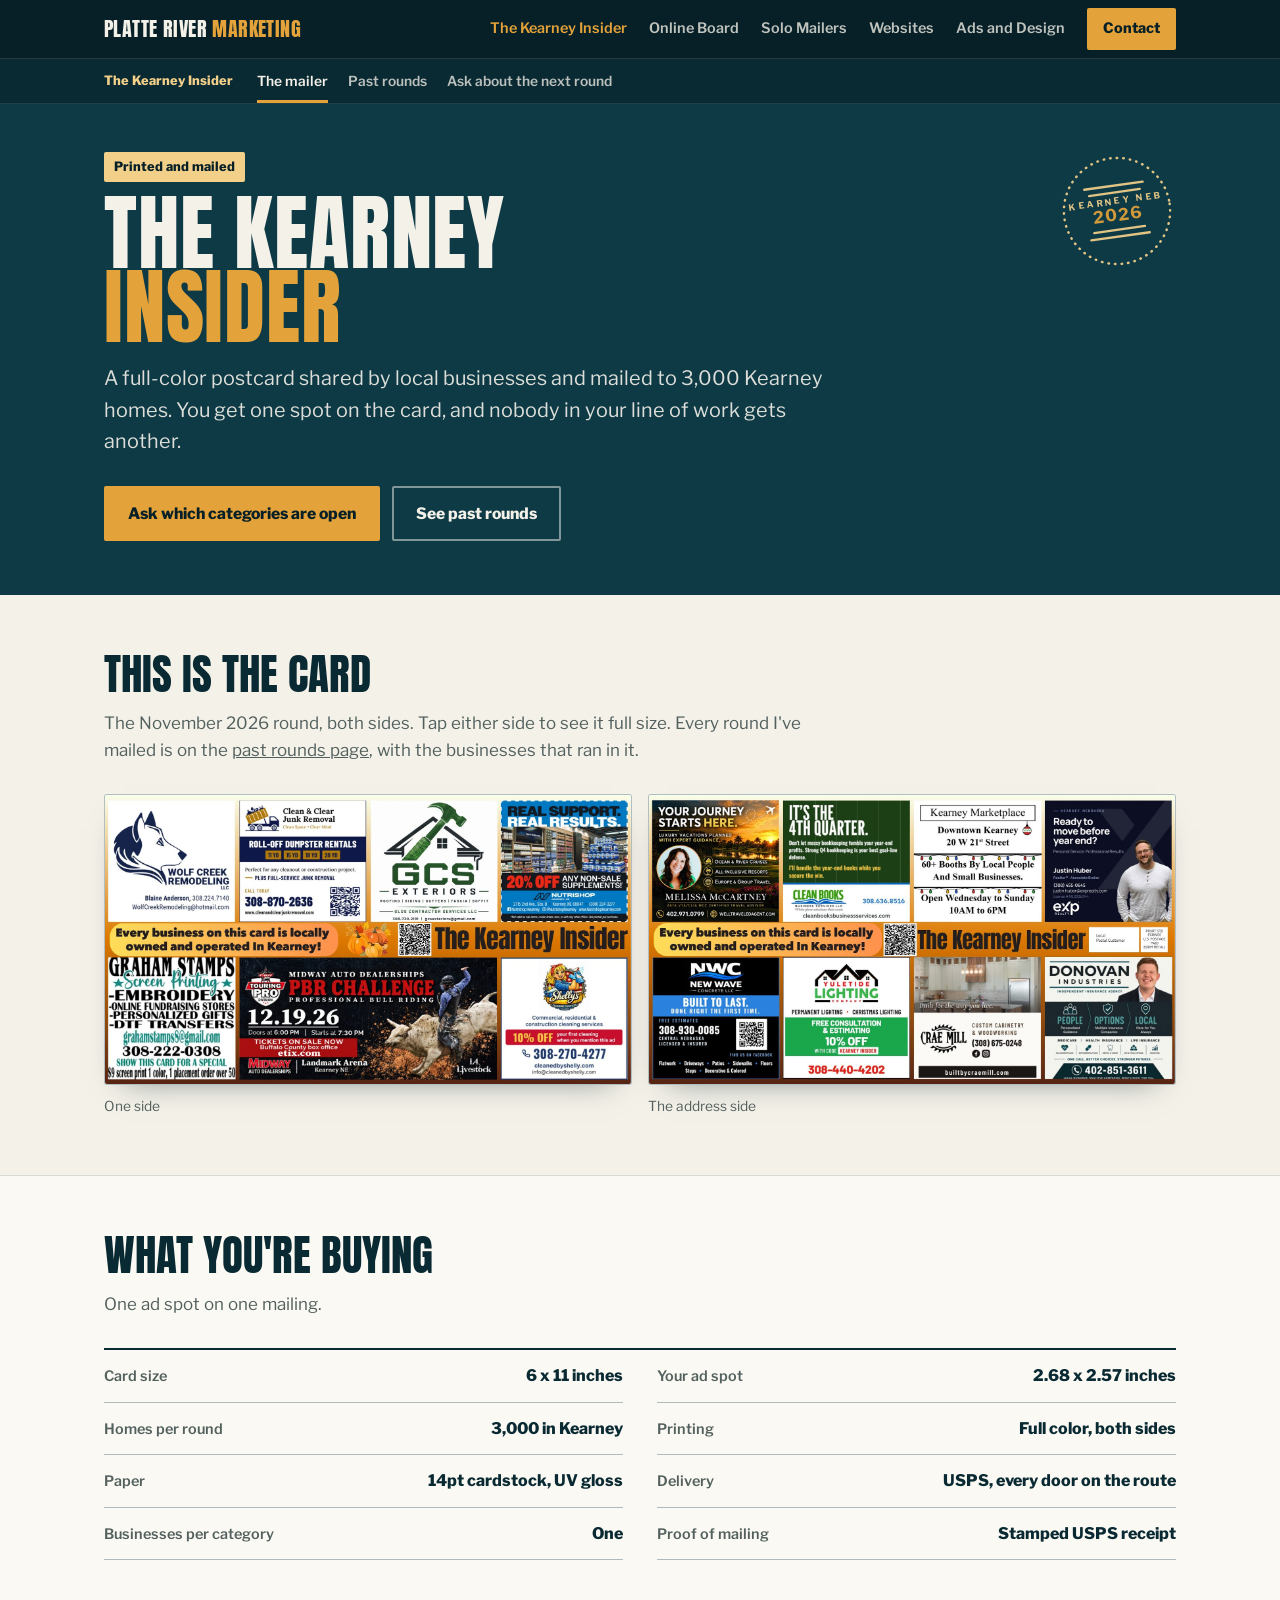
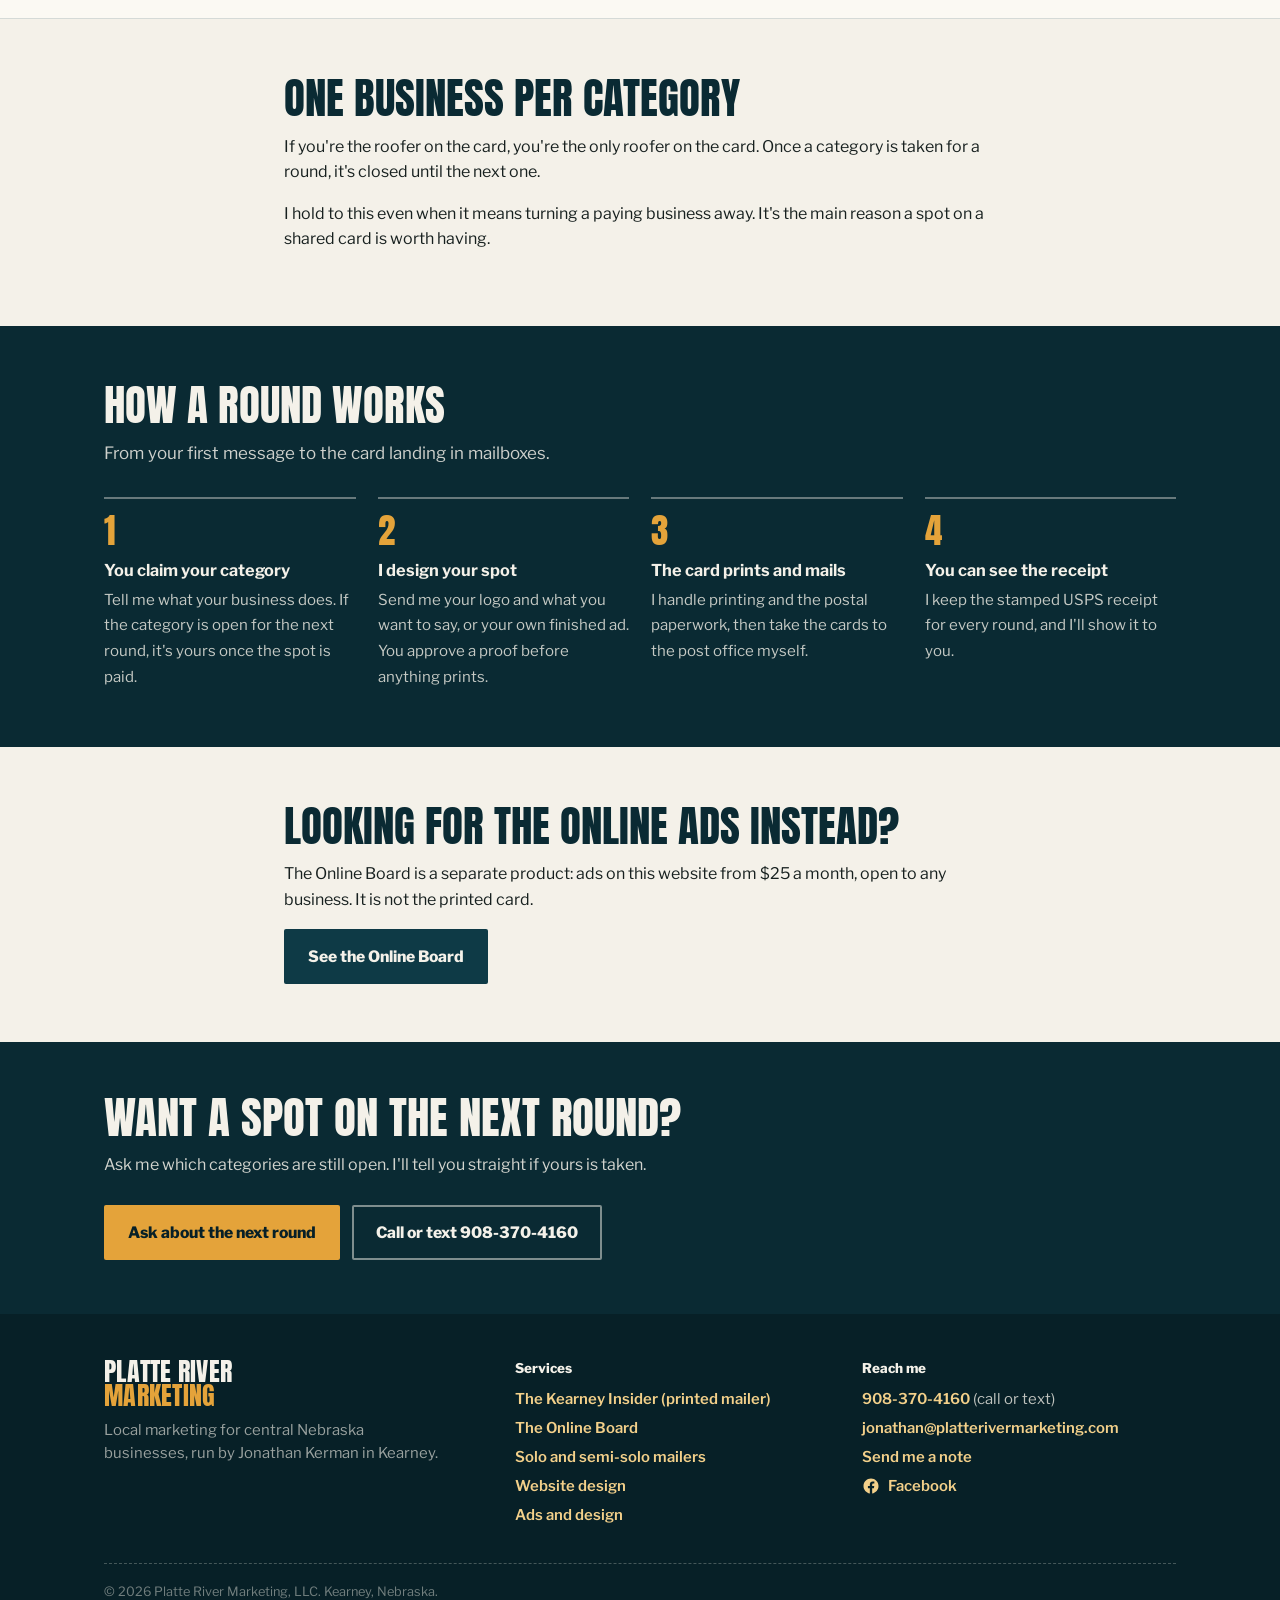
<file: kearney-insider.html>
<!doctype html>
<html lang="en">
<head>
<meta charset="utf-8">
<meta name="viewport" content="width=device-width, initial-scale=1">
<title>The Kearney Insider | Shared postcard mailed to 3,000 Kearney homes</title>
<meta name="description" content="The Kearney Insider is a printed 6 x 11 postcard mailed to 3,000 Kearney households. One local business per category on every card.">

<link rel="icon" href="/favicon.ico" sizes="any">
<link rel="icon" type="image/png" sizes="32x32" href="/favicon-32.png">
<link rel="apple-touch-icon" href="/apple-touch-icon.png">

<!-- share preview (Facebook, iMessage, LinkedIn) -->
<meta property="og:type" content="website">
<meta property="og:site_name" content="Platte River Marketing">
<meta property="og:title" content="The Kearney Insider | Shared postcard mailed to 3,000 Kearney homes">
<meta property="og:description" content="The Kearney Insider is a printed 6 x 11 postcard mailed to 3,000 Kearney households. One local business per category on every card.">
<meta property="og:url" content="https://platterivermarketing.com/kearney-insider">
<meta property="og:image" content="https://platterivermarketing.com/og-kearney-insider.png">
<meta property="og:image:width" content="1200">
<meta property="og:image:height" content="630">
<meta property="og:image:alt" content="The Kearney Insider, a printed postcard from Platte River Marketing">
<meta property="og:locale" content="en_US">
<meta name="twitter:card" content="summary_large_image">
<meta name="twitter:title" content="The Kearney Insider | Shared postcard mailed to 3,000 Kearney homes">
<meta name="twitter:description" content="The Kearney Insider is a printed 6 x 11 postcard mailed to 3,000 Kearney households. One local business per category on every card.">
<meta name="twitter:image" content="https://platterivermarketing.com/og-kearney-insider.png">
<meta name="theme-color" content="#0E3A46">
<link rel="canonical" href="https://platterivermarketing.com/kearney-insider">

<link rel="preconnect" href="https://fonts.googleapis.com">
<link rel="preconnect" href="https://fonts.gstatic.com" crossorigin>
<link href="https://fonts.googleapis.com/css2?family=Anton&family=Libre+Franklin:wght@400;500;600;700;800&display=swap" rel="stylesheet">
<link rel="stylesheet" href="/site.css">

<!-- Google tag (gtag.js) -->
<script async src="https://www.googletagmanager.com/gtag/js?id=G-0B7E23MN36"></script>
<script>
  window.dataLayer = window.dataLayer || [];
  function gtag(){dataLayer.push(arguments);}
  gtag('js', new Date());
  gtag('config', 'G-0B7E23MN36');
</script>

<!-- Meta Pixel Code -->
<script>
!function(f,b,e,v,n,t,s)
{if(f.fbq)return;n=f.fbq=function(){n.callMethod?
n.callMethod.apply(n,arguments):n.queue.push(arguments)};
if(!f._fbq)f._fbq=n;n.push=n;n.loaded=!0;n.version='2.0';
n.queue=[];t=b.createElement(e);t.async=!0;
t.src=v;s=b.getElementsByTagName(e)[0];
s.parentNode.insertBefore(t,s)}(window, document,'script',
'https://connect.facebook.net/en_US/fbevents.js');
fbq('init', '1459053552757348');
fbq('track', 'PageView');
</script>
<noscript><img height="1" width="1" style="display:none"
src="https://www.facebook.com/tr?id=1459053552757348&ev=PageView&noscript=1"
/></noscript>
<!-- End Meta Pixel Code -->
</head>
<body class="pg">

<!-- ============ TOP NAVIGATION (same on every page) ============ -->
<header class="topnav">
  <div class="tn-wrap">
    <a class="tn-brand" href="/">Platte River <span>Marketing</span></a>
    <input type="checkbox" id="tn-toggle" class="tn-toggle" aria-label="Show the menu">
    <label for="tn-toggle" class="tn-btn">Menu</label>
    <nav class="tn-links" aria-label="Main">
      <a href="/kearney-insider" aria-current="page">The Kearney Insider</a>
      <a href="/board">Online Board</a>
      <a href="/mailers">Solo Mailers</a>
      <a href="/websites">Websites</a>
      <a href="/marketing">Ads and Design</a>
      <a class="tn-cta" href="/claim">Contact</a>
    </nav>
  </div>
</header>
<div class="subnav">
  <div class="tn-wrap">
    <span class="sn-name">The Kearney Insider</span>
    <a href="/kearney-insider" aria-current="page">The mailer</a>
    <a href="/rounds">Past rounds</a>
    <a href="/claim?service=insider">Ask about the next round</a>
  </div>
</div>

<header class="insider-mast">
  <div class="wrap">
    <div class="row">
      <div>
        <span class="medium">Printed and mailed</span>
        <h1>The Kearney <span>Insider</span></h1>
        <p class="lede">A full-color postcard shared by local businesses and mailed to 3,000
           Kearney homes. You get one spot on the card, and nobody in your line of work gets
           another.</p>
        <div class="cta-row">
          <a class="btn btn-primary" href="/claim?service=insider">Ask which categories are open</a>
          <a class="btn btn-ghost" href="/rounds">See past rounds</a>
        </div>
      </div>
      <div class="postmark" aria-hidden="true">
        <svg viewBox="0 0 120 120">
          <circle cx="60" cy="60" r="54" fill="none" stroke="#F3D08A" stroke-width="2.5" stroke-dasharray="0.5 6.2" stroke-linecap="round"/>
          <g stroke="#F3D08A" stroke-width="2.4" stroke-linecap="round">
            <line x1="30" y1="34" x2="90" y2="34"/><line x1="34" y1="41" x2="86" y2="41"/>
            <line x1="30" y1="86" x2="90" y2="86"/><line x1="34" y1="79" x2="86" y2="79"/>
          </g>
          <text x="60" y="53" text-anchor="middle" font-size="9" letter-spacing="2.5" fill="#F3D08A">KEARNEY NEB</text>
          <text x="60" y="70" text-anchor="middle" font-size="17" letter-spacing="1" fill="#E4A33A">2026</text>
        </svg>
      </div>
    </div>
  </div>
</header>

<!-- ============ THE CARD ITSELF ============
     To show a newer round here, change the two image paths below.
     The images live in the /rounds/ folder. -->
<section class="band">
  <div class="wrap">
    <h2>This is the card</h2>
    <p class="intro">The November 2026 round, both sides. Tap either side to see it full size. Every round
       I've mailed is on the <a href="/rounds">past rounds page</a>, with the businesses that ran in it.</p>

    <div class="cardshot">
      <figure>
        <a href="/rounds/round-6-front.jpg" target="_blank" rel="noopener"><img src="/rounds/round-6-front.jpg" alt="One side of a Kearney Insider postcard with ads from local businesses" loading="lazy" width="1600" height="881"></a>
        <figcaption>One side</figcaption>
      </figure>
      <figure>
        <a href="/rounds/round-6-back.jpg" target="_blank" rel="noopener"><img src="/rounds/round-6-back.jpg" alt="The address side of a Kearney Insider postcard with ads from local businesses" loading="lazy" width="1600" height="881"></a>
        <figcaption>The address side</figcaption>
      </figure>
    </div>
  </div>
</section>

<section class="band alt">
  <div class="wrap">
    <h2>What you're buying</h2>
    <p class="intro">One ad spot on one mailing.</p>
    <ul class="facts">
      <li><span class="k">Card size</span><span class="v">6 x 11 inches</span></li>
      <li><span class="k">Your ad spot</span><span class="v">2.68 x 2.57 inches</span></li>
      <li><span class="k">Homes per round</span><span class="v">3,000 in Kearney</span></li>
      <li><span class="k">Printing</span><span class="v">Full color, both sides</span></li>
      <li><span class="k">Paper</span><span class="v">14pt cardstock, UV gloss</span></li>
      <li><span class="k">Delivery</span><span class="v">USPS, every door on the route</span></li>
      <li><span class="k">Businesses per category</span><span class="v">One</span></li>
      <li><span class="k">Proof of mailing</span><span class="v">Stamped USPS receipt</span></li>
    </ul>
  </div>
</section>

<section class="band">
  <div class="wrap narrow">
    <h2>One business per category</h2>
    <p>If you're the roofer on the card, you're the only roofer on the card. Once a category
       is taken for a round, it's closed until the next one.</p>
    <p>I hold to this even when it means turning a paying business away. It's the main reason
       a spot on a shared card is worth having.</p>
  </div>
</section>

<section class="band dark">
  <div class="wrap">
    <h2>How a round works</h2>
    <p class="intro">From your first message to the card landing in mailboxes.</p>
    <ol class="steps">
      <li><strong>You claim your category</strong><span>Tell me what your business does. If the category is open for the next round, it's yours once the spot is paid.</span></li>
      <li><strong>I design your spot</strong><span>Send me your logo and what you want to say, or your own finished ad. You approve a proof before anything prints.</span></li>
      <li><strong>The card prints and mails</strong><span>I handle printing and the postal paperwork, then take the cards to the post office myself.</span></li>
      <li><strong>You can see the receipt</strong><span>I keep the stamped USPS receipt for every round, and I'll show it to you.</span></li>
    </ol>
  </div>
</section>

<section class="band">
  <div class="wrap narrow">
    <h2>Looking for the online ads instead?</h2>
    <p>The Online Board is a separate product: ads on this website from $25 a month, open to
       any business. It is not the printed card.</p>
    <a class="btn btn-dark" href="/board">See the Online Board</a>
  </div>
</section>

<section class="closing">
  <div class="wrap">
    <h2>Want a spot on the next round?</h2>
    <p>Ask me which categories are still open. I'll tell you straight if yours is taken.</p>
    <div class="cta-row">
      <a class="btn btn-primary" href="/claim?service=insider">Ask about the next round</a>
      <a class="btn btn-ghost" href="tel:19083704160">Call or text 908-370-4160</a>
    </div>
  </div>
</section>

<!-- ============ FOOTER (same on every page) ============ -->
<footer class="sitefoot">
  <div class="sf-wrap">
    <div class="sf-cols">
      <div>
        <div class="sf-mark">Platte River<br><span>Marketing</span></div>
        <p>Local marketing for central Nebraska businesses, run by Jonathan Kerman in Kearney.</p>
      </div>
      <div>
        <h2>Services</h2>
        <ul>
          <li><a href="/kearney-insider">The Kearney Insider (printed mailer)</a></li>
          <li><a href="/board">The Online Board</a></li>
          <li><a href="/mailers">Solo and semi-solo mailers</a></li>
          <li><a href="/websites">Website design</a></li>
          <li><a href="/marketing">Ads and design</a></li>
        </ul>
      </div>
      <div>
        <h2>Reach me</h2>
        <ul>
          <li><a href="tel:19083704160">908-370-4160</a> (call or text)</li>
          <li><a href="mailto:jonathan@platterivermarketing.com">jonathan@platterivermarketing.com</a></li>
          <li><a href="/claim">Send me a note</a></li>
          <li>
            <a class="sf-fb" href="https://www.facebook.com/share/1GYTginALE/" target="_blank" rel="noopener">
              <svg viewBox="0 0 24 24" aria-hidden="true" focusable="false"><path d="M22 12.06C22 6.5 17.52 2 12 2S2 6.5 2 12.06c0 5.02 3.66 9.18 8.44 9.94v-7.03H7.9v-2.91h2.54V9.85c0-2.52 1.5-3.91 3.77-3.91 1.09 0 2.24.2 2.24.2v2.46h-1.26c-1.24 0-1.63.78-1.63 1.57v1.89h2.78l-.45 2.91h-2.33V22c4.78-.76 8.44-4.92 8.44-9.94z"/></svg>
              <span>Facebook</span>
            </a>
          </li>
        </ul>
      </div>
    </div>
    <div class="sf-legal">&copy; <span id="yr"></span> Platte River Marketing, LLC. Kearney, Nebraska.</div>
  </div>
</footer>
<script>(function(){var y=document.getElementById("yr");if(y)y.textContent=new Date().getFullYear();})();</script>

</body>
</html>
</file>
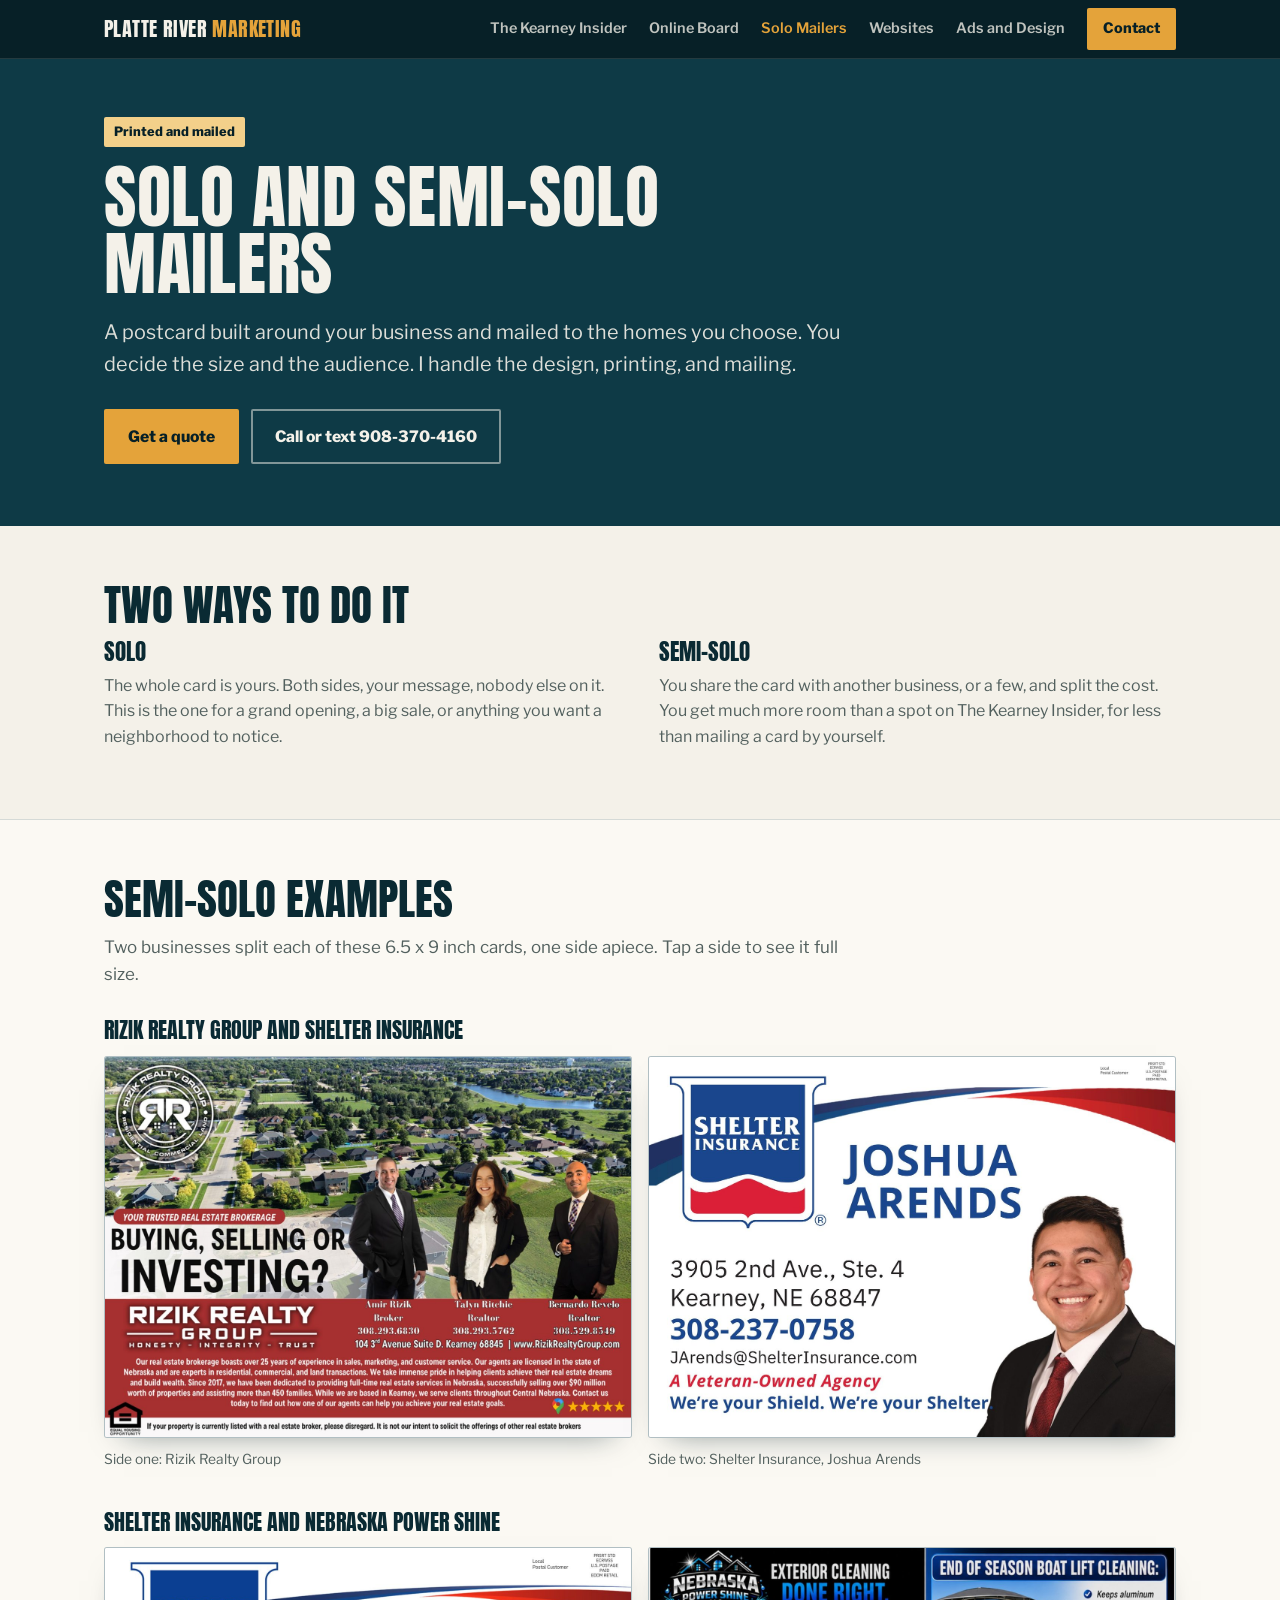
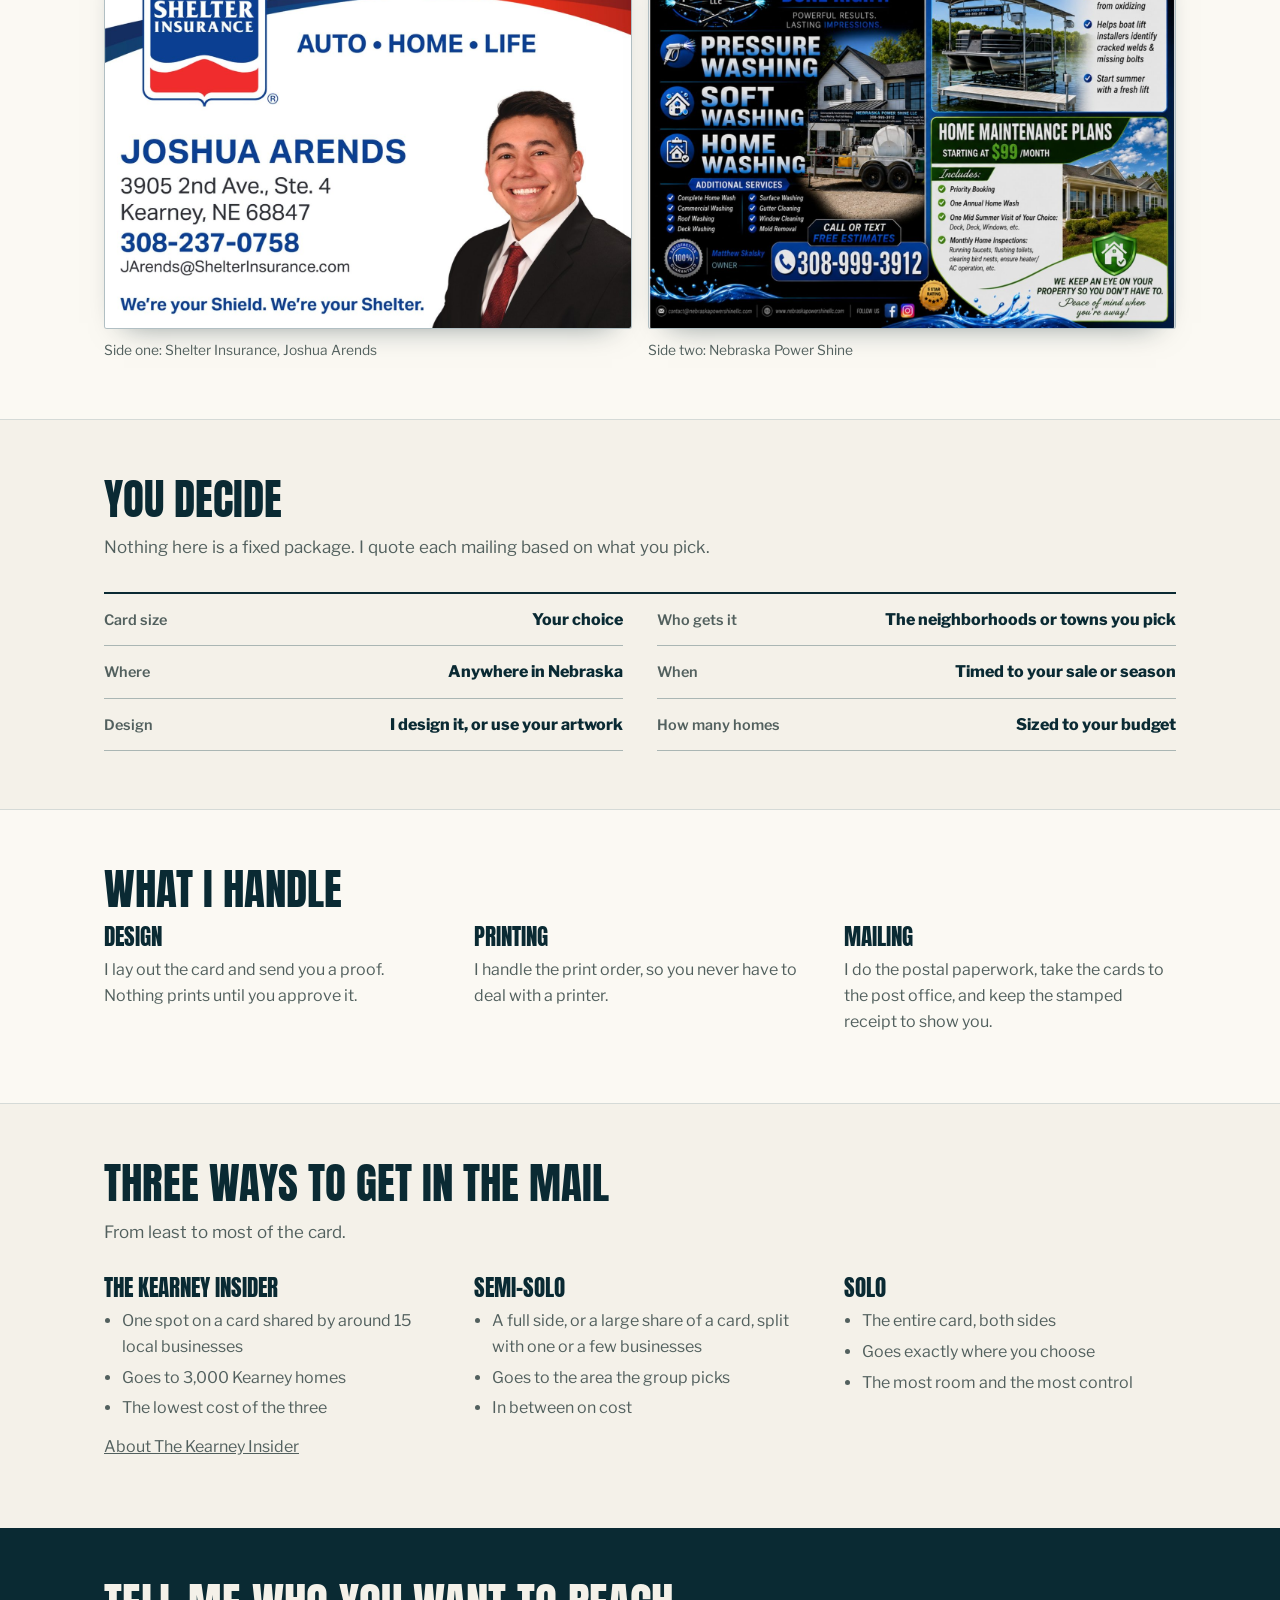
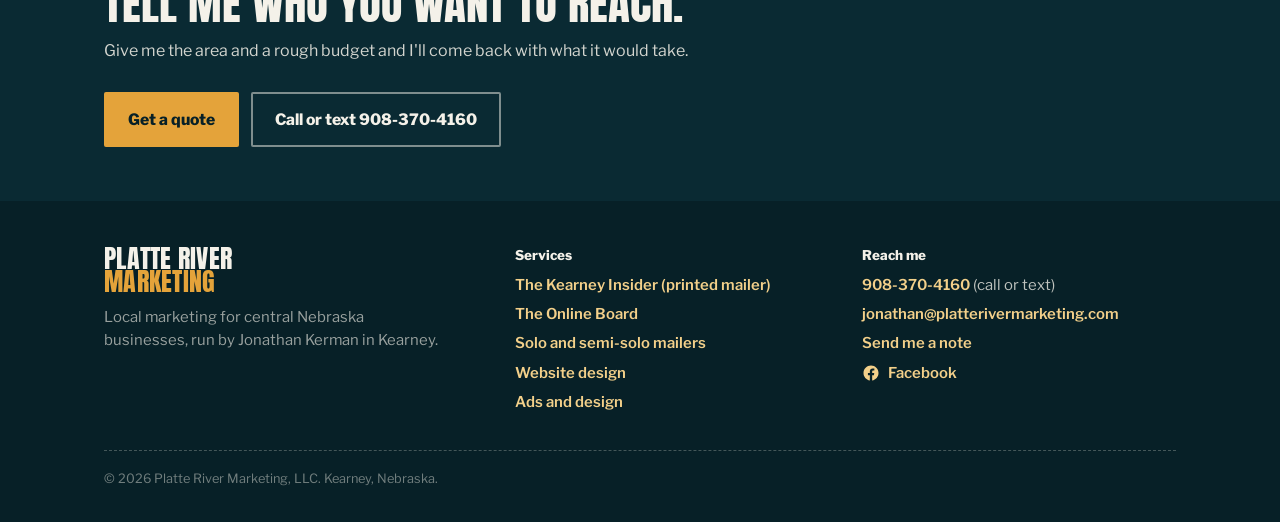
<file: mailers.html>
<!doctype html>
<html lang="en">
<head>
<meta charset="utf-8">
<meta name="viewport" content="width=device-width, initial-scale=1">
<title>Solo and Semi-Solo Mailers | Platte River Marketing</title>
<meta name="description" content="Your own postcard, or one split with a few other businesses, mailed to the Nebraska neighborhoods you choose. Designed, printed, and mailed by Platte River Marketing.">

<link rel="icon" href="/favicon.ico" sizes="any">
<link rel="icon" type="image/png" sizes="32x32" href="/favicon-32.png">
<link rel="apple-touch-icon" href="/apple-touch-icon.png">

<!-- share preview (Facebook, iMessage, LinkedIn) -->
<meta property="og:type" content="website">
<meta property="og:site_name" content="Platte River Marketing">
<meta property="og:title" content="Solo and Semi-Solo Mailers | Platte River Marketing">
<meta property="og:description" content="Your own postcard, or one split with a few other businesses, mailed to the Nebraska neighborhoods you choose. Designed, printed, and mailed by Platte River Marketing.">
<meta property="og:url" content="https://platterivermarketing.com/mailers">
<meta property="og:image" content="https://platterivermarketing.com/og-image.png">
<meta property="og:image:width" content="1200">
<meta property="og:image:height" content="630">
<meta property="og:image:alt" content="Platte River Marketing, Kearney Nebraska">
<meta property="og:locale" content="en_US">
<meta name="twitter:card" content="summary_large_image">
<meta name="twitter:title" content="Solo and Semi-Solo Mailers | Platte River Marketing">
<meta name="twitter:description" content="Your own postcard, or one split with a few other businesses, mailed to the Nebraska neighborhoods you choose. Designed, printed, and mailed by Platte River Marketing.">
<meta name="twitter:image" content="https://platterivermarketing.com/og-image.png">
<meta name="theme-color" content="#0E3A46">
<link rel="canonical" href="https://platterivermarketing.com/mailers">

<link rel="preconnect" href="https://fonts.googleapis.com">
<link rel="preconnect" href="https://fonts.gstatic.com" crossorigin>
<link href="https://fonts.googleapis.com/css2?family=Anton&family=Libre+Franklin:wght@400;500;600;700;800&display=swap" rel="stylesheet">
<link rel="stylesheet" href="/site.css">

<!-- Google tag (gtag.js) -->
<script async src="https://www.googletagmanager.com/gtag/js?id=G-0B7E23MN36"></script>
<script>
  window.dataLayer = window.dataLayer || [];
  function gtag(){dataLayer.push(arguments);}
  gtag('js', new Date());
  gtag('config', 'G-0B7E23MN36');
</script>

<!-- Meta Pixel Code -->
<script>
!function(f,b,e,v,n,t,s)
{if(f.fbq)return;n=f.fbq=function(){n.callMethod?
n.callMethod.apply(n,arguments):n.queue.push(arguments)};
if(!f._fbq)f._fbq=n;n.push=n;n.loaded=!0;n.version='2.0';
n.queue=[];t=b.createElement(e);t.async=!0;
t.src=v;s=b.getElementsByTagName(e)[0];
s.parentNode.insertBefore(t,s)}(window, document,'script',
'https://connect.facebook.net/en_US/fbevents.js');
fbq('init', '1459053552757348');
fbq('track', 'PageView');
</script>
<noscript><img height="1" width="1" style="display:none"
src="https://www.facebook.com/tr?id=1459053552757348&ev=PageView&noscript=1"
/></noscript>
<!-- End Meta Pixel Code -->
</head>
<body class="pg">

<!-- ============ TOP NAVIGATION (same on every page) ============ -->
<header class="topnav">
  <div class="tn-wrap">
    <a class="tn-brand" href="/">Platte River <span>Marketing</span></a>
    <input type="checkbox" id="tn-toggle" class="tn-toggle" aria-label="Show the menu">
    <label for="tn-toggle" class="tn-btn">Menu</label>
    <nav class="tn-links" aria-label="Main">
      <a href="/kearney-insider">The Kearney Insider</a>
      <a href="/board">Online Board</a>
      <a href="/mailers" aria-current="page">Solo Mailers</a>
      <a href="/websites">Websites</a>
      <a href="/marketing">Ads and Design</a>
      <a class="tn-cta" href="/claim">Contact</a>
    </nav>
  </div>
</header>

<section class="hero">
  <div class="wrap">
    <span class="medium">Printed and mailed</span>
    <h1>Solo and semi-solo mailers</h1>
    <p class="lede">A postcard built around your business and mailed to the homes you choose.
       You decide the size and the audience. I handle the design, printing, and mailing.</p>
    <div class="cta-row">
      <a class="btn btn-primary" href="/claim?service=mailers">Get a quote</a>
      <a class="btn btn-ghost" href="tel:19083704160">Call or text 908-370-4160</a>
    </div>
  </div>
</section>

<section class="band">
  <div class="wrap">
    <h2>Two ways to do it</h2>
    <div class="cols two">
      <div>
        <h3>Solo</h3>
        <p>The whole card is yours. Both sides, your message, nobody else on it. This is the
           one for a grand opening, a big sale, or anything you want a neighborhood to notice.</p>
      </div>
      <div>
        <h3>Semi-solo</h3>
        <p>You share the card with another business, or a few, and split the cost.
           You get much more room than a spot on The Kearney Insider, for less than mailing
           a card by yourself.</p>
      </div>
    </div>
  </div>
</section>


<!-- ============ SEMI-SOLO EXAMPLES ============
     Each example is one card: two images, one per side.
     The images live in the /examples/ folder. To add another, copy one
     <div class="example"> block and change the names and image paths. -->
<section class="band alt" id="examples">
  <div class="wrap">
    <h2>Semi-solo examples</h2>
    <p class="intro">Two businesses split each of these 6.5 x 9 inch cards, one side apiece. Tap a side to see it full size.</p>

    <div class="example">
      <h3>Rizik Realty Group and Shelter Insurance</h3>
      <div class="cardshot">
        <figure>
          <a href="/examples/semi-solo-rizik-realty.jpg" target="_blank" rel="noopener"><img src="/examples/semi-solo-rizik-realty.jpg" alt="Rizik Realty Group's side of a shared postcard" loading="lazy" width="1400" height="1011"></a>
          <figcaption>Side one: Rizik Realty Group</figcaption>
        </figure>
        <figure>
          <a href="/examples/semi-solo-shelter-insurance-a.jpg" target="_blank" rel="noopener"><img src="/examples/semi-solo-shelter-insurance-a.jpg" alt="Shelter Insurance agent Joshua Arends' side of a shared postcard" loading="lazy" width="1400" height="1011"></a>
          <figcaption>Side two: Shelter Insurance, Joshua Arends</figcaption>
        </figure>
      </div>
    </div>

    <div class="example">
      <h3>Shelter Insurance and Nebraska Power Shine</h3>
      <div class="cardshot">
        <figure>
          <a href="/examples/semi-solo-shelter-insurance-b.jpg" target="_blank" rel="noopener"><img src="/examples/semi-solo-shelter-insurance-b.jpg" alt="Shelter Insurance agent Joshua Arends' side of a shared postcard" loading="lazy" width="1400" height="1011"></a>
          <figcaption>Side one: Shelter Insurance, Joshua Arends</figcaption>
        </figure>
        <figure>
          <a href="/examples/semi-solo-nebraska-power-shine.jpg" target="_blank" rel="noopener"><img src="/examples/semi-solo-nebraska-power-shine.jpg" alt="Nebraska Power Shine's side of a shared postcard" loading="lazy" width="1400" height="1011"></a>
          <figcaption>Side two: Nebraska Power Shine</figcaption>
        </figure>
      </div>
    </div>
  </div>
</section>

<section class="band">
  <div class="wrap">
    <h2>You decide</h2>
    <p class="intro">Nothing here is a fixed package. I quote each mailing based on what you pick.</p>
    <ul class="facts">
      <li><span class="k">Card size</span><span class="v">Your choice</span></li>
      <li><span class="k">Who gets it</span><span class="v">The neighborhoods or towns you pick</span></li>
      <li><span class="k">Where</span><span class="v">Anywhere in Nebraska</span></li>
      <li><span class="k">When</span><span class="v">Timed to your sale or season</span></li>
      <li><span class="k">Design</span><span class="v">I design it, or use your artwork</span></li>
      <li><span class="k">How many homes</span><span class="v">Sized to your budget</span></li>
    </ul>
  </div>
</section>

<section class="band alt">
  <div class="wrap">
    <h2>What I handle</h2>
    <div class="cols three">
      <div>
        <h3>Design</h3>
        <p>I lay out the card and send you a proof. Nothing prints until you approve it.</p>
      </div>
      <div>
        <h3>Printing</h3>
        <p>I handle the print order, so you never have to deal with a printer.</p>
      </div>
      <div>
        <h3>Mailing</h3>
        <p>I do the postal paperwork, take the cards to the post office, and keep the
           stamped receipt to show you.</p>
      </div>
    </div>
  </div>
</section>

<section class="band">
  <div class="wrap">
    <h2>Three ways to get in the mail</h2>
    <p class="intro">From least to most of the card.</p>
    <div class="cols three">
      <div>
        <h3>The Kearney Insider</h3>
        <ul>
          <li>One spot on a card shared by around 15 local businesses</li>
          <li>Goes to 3,000 Kearney homes</li>
          <li>The lowest cost of the three</li>
        </ul>
        <p style="margin-top:.8em"><a href="/kearney-insider">About The Kearney Insider</a></p>
      </div>
      <div>
        <h3>Semi-solo</h3>
        <ul>
          <li>A full side, or a large share of a card, split with one or a few businesses</li>
          <li>Goes to the area the group picks</li>
          <li>In between on cost</li>
        </ul>
      </div>
      <div>
        <h3>Solo</h3>
        <ul>
          <li>The entire card, both sides</li>
          <li>Goes exactly where you choose</li>
          <li>The most room and the most control</li>
        </ul>
      </div>
    </div>
  </div>
</section>

<section class="closing">
  <div class="wrap">
    <h2>Tell me who you want to reach.</h2>
    <p>Give me the area and a rough budget and I'll come back with what it would take.</p>
    <div class="cta-row">
      <a class="btn btn-primary" href="/claim?service=mailers">Get a quote</a>
      <a class="btn btn-ghost" href="tel:19083704160">Call or text 908-370-4160</a>
    </div>
  </div>
</section>

<!-- ============ FOOTER (same on every page) ============ -->
<footer class="sitefoot">
  <div class="sf-wrap">
    <div class="sf-cols">
      <div>
        <div class="sf-mark">Platte River<br><span>Marketing</span></div>
        <p>Local marketing for central Nebraska businesses, run by Jonathan Kerman in Kearney.</p>
      </div>
      <div>
        <h2>Services</h2>
        <ul>
          <li><a href="/kearney-insider">The Kearney Insider (printed mailer)</a></li>
          <li><a href="/board">The Online Board</a></li>
          <li><a href="/mailers">Solo and semi-solo mailers</a></li>
          <li><a href="/websites">Website design</a></li>
          <li><a href="/marketing">Ads and design</a></li>
        </ul>
      </div>
      <div>
        <h2>Reach me</h2>
        <ul>
          <li><a href="tel:19083704160">908-370-4160</a> (call or text)</li>
          <li><a href="mailto:jonathan@platterivermarketing.com">jonathan@platterivermarketing.com</a></li>
          <li><a href="/claim">Send me a note</a></li>
          <li>
            <a class="sf-fb" href="https://www.facebook.com/share/1GYTginALE/" target="_blank" rel="noopener">
              <svg viewBox="0 0 24 24" aria-hidden="true" focusable="false"><path d="M22 12.06C22 6.5 17.52 2 12 2S2 6.5 2 12.06c0 5.02 3.66 9.18 8.44 9.94v-7.03H7.9v-2.91h2.54V9.85c0-2.52 1.5-3.91 3.77-3.91 1.09 0 2.24.2 2.24.2v2.46h-1.26c-1.24 0-1.63.78-1.63 1.57v1.89h2.78l-.45 2.91h-2.33V22c4.78-.76 8.44-4.92 8.44-9.94z"/></svg>
              <span>Facebook</span>
            </a>
          </li>
        </ul>
      </div>
    </div>
    <div class="sf-legal">&copy; <span id="yr"></span> Platte River Marketing, LLC. Kearney, Nebraska.</div>
  </div>
</footer>
<script>(function(){var y=document.getElementById("yr");if(y)y.textContent=new Date().getFullYear();})();</script>

</body>
</html>
</file>
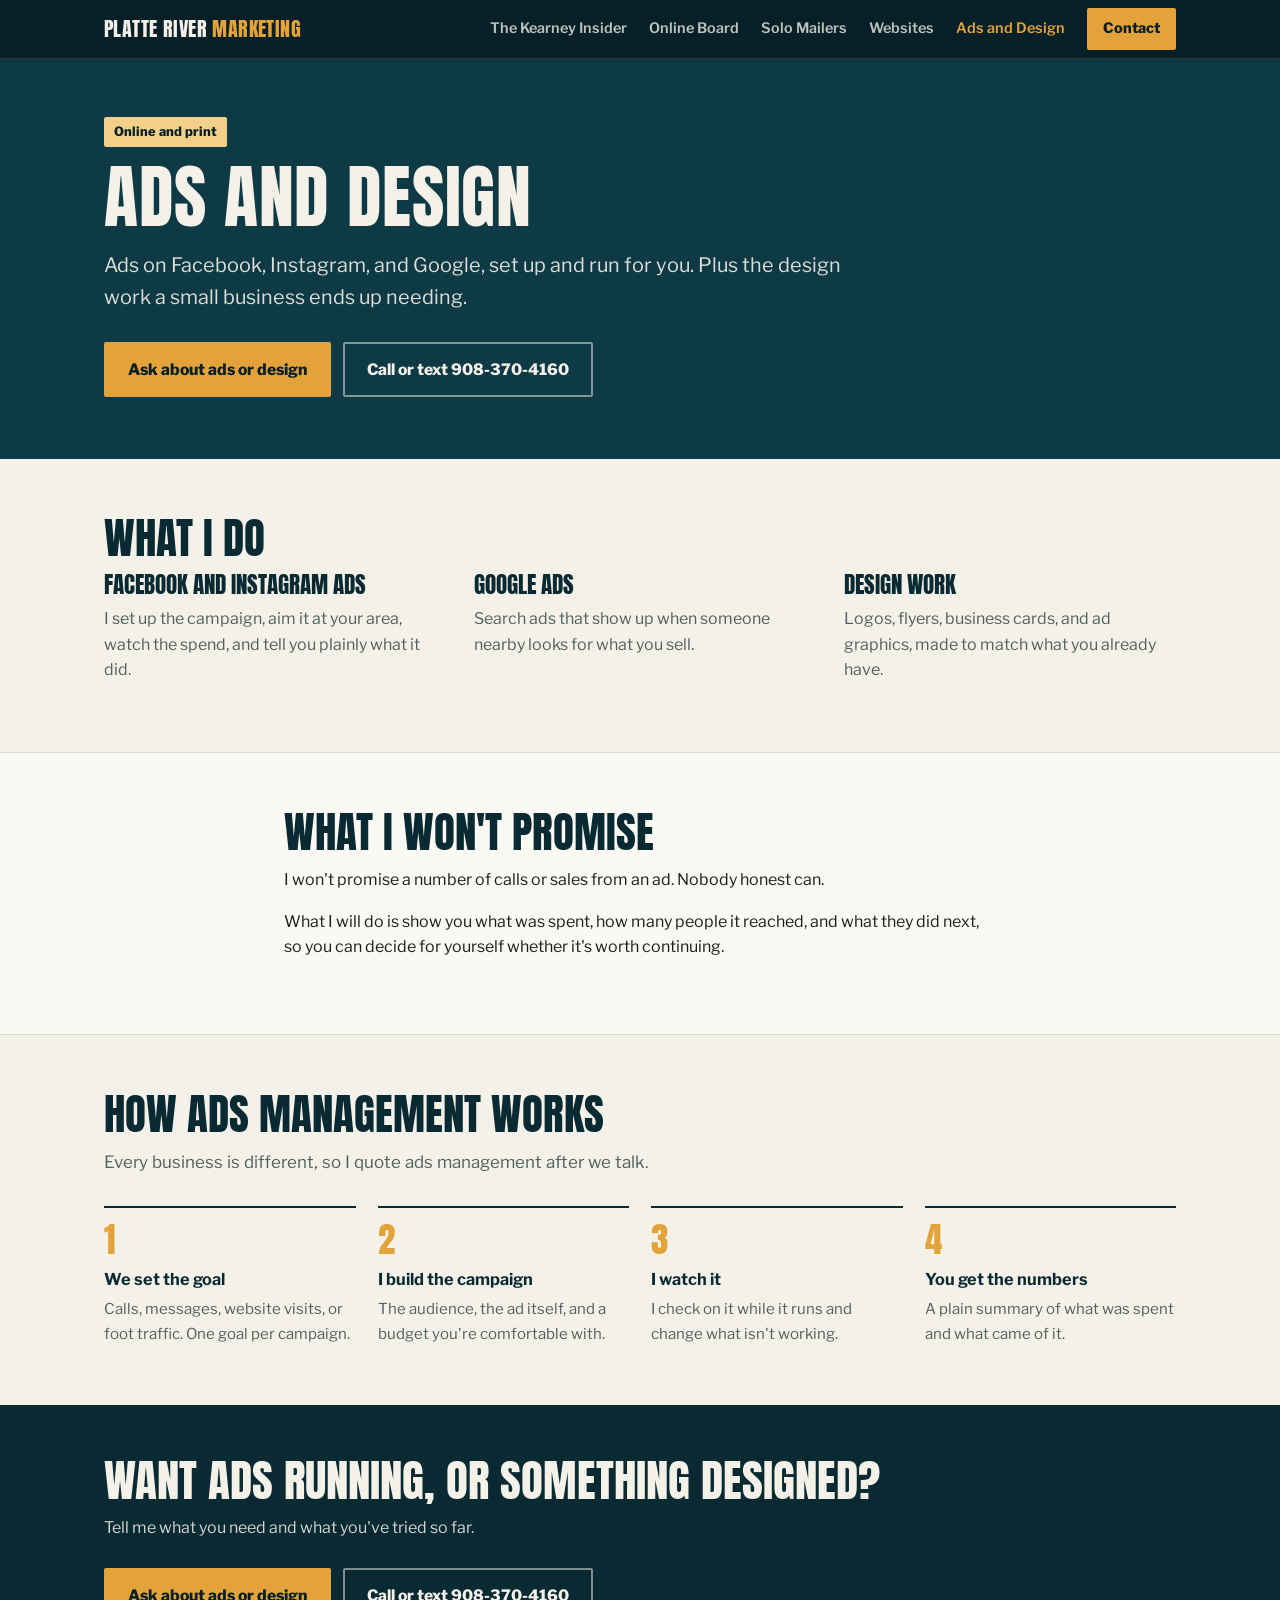
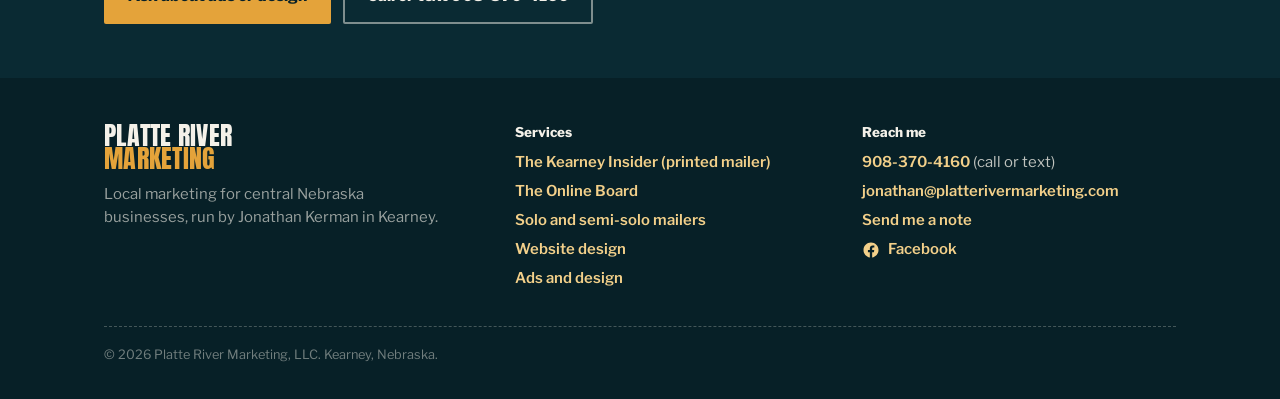
<file: marketing.html>
<!doctype html>
<html lang="en">
<head>
<meta charset="utf-8">
<meta name="viewport" content="width=device-width, initial-scale=1">
<title>Ads and Design | Platte River Marketing</title>
<meta name="description" content="Facebook, Instagram, and Google ads managed for local businesses, plus logos, flyers, and business cards. Platte River Marketing, Kearney, Nebraska.">

<link rel="icon" href="/favicon.ico" sizes="any">
<link rel="icon" type="image/png" sizes="32x32" href="/favicon-32.png">
<link rel="apple-touch-icon" href="/apple-touch-icon.png">

<!-- share preview (Facebook, iMessage, LinkedIn) -->
<meta property="og:type" content="website">
<meta property="og:site_name" content="Platte River Marketing">
<meta property="og:title" content="Ads and Design | Platte River Marketing">
<meta property="og:description" content="Facebook, Instagram, and Google ads managed for local businesses, plus logos, flyers, and business cards. Platte River Marketing, Kearney, Nebraska.">
<meta property="og:url" content="https://platterivermarketing.com/marketing">
<meta property="og:image" content="https://platterivermarketing.com/og-image.png">
<meta property="og:image:width" content="1200">
<meta property="og:image:height" content="630">
<meta property="og:image:alt" content="Platte River Marketing, Kearney Nebraska">
<meta property="og:locale" content="en_US">
<meta name="twitter:card" content="summary_large_image">
<meta name="twitter:title" content="Ads and Design | Platte River Marketing">
<meta name="twitter:description" content="Facebook, Instagram, and Google ads managed for local businesses, plus logos, flyers, and business cards. Platte River Marketing, Kearney, Nebraska.">
<meta name="twitter:image" content="https://platterivermarketing.com/og-image.png">
<meta name="theme-color" content="#0E3A46">
<link rel="canonical" href="https://platterivermarketing.com/marketing">

<link rel="preconnect" href="https://fonts.googleapis.com">
<link rel="preconnect" href="https://fonts.gstatic.com" crossorigin>
<link href="https://fonts.googleapis.com/css2?family=Anton&family=Libre+Franklin:wght@400;500;600;700;800&display=swap" rel="stylesheet">
<link rel="stylesheet" href="/site.css">

<!-- Google tag (gtag.js) -->
<script async src="https://www.googletagmanager.com/gtag/js?id=G-0B7E23MN36"></script>
<script>
  window.dataLayer = window.dataLayer || [];
  function gtag(){dataLayer.push(arguments);}
  gtag('js', new Date());
  gtag('config', 'G-0B7E23MN36');
</script>

<!-- Meta Pixel Code -->
<script>
!function(f,b,e,v,n,t,s)
{if(f.fbq)return;n=f.fbq=function(){n.callMethod?
n.callMethod.apply(n,arguments):n.queue.push(arguments)};
if(!f._fbq)f._fbq=n;n.push=n;n.loaded=!0;n.version='2.0';
n.queue=[];t=b.createElement(e);t.async=!0;
t.src=v;s=b.getElementsByTagName(e)[0];
s.parentNode.insertBefore(t,s)}(window, document,'script',
'https://connect.facebook.net/en_US/fbevents.js');
fbq('init', '1459053552757348');
fbq('track', 'PageView');
</script>
<noscript><img height="1" width="1" style="display:none"
src="https://www.facebook.com/tr?id=1459053552757348&ev=PageView&noscript=1"
/></noscript>
<!-- End Meta Pixel Code -->
</head>
<body class="pg">

<!-- ============ TOP NAVIGATION (same on every page) ============ -->
<header class="topnav">
  <div class="tn-wrap">
    <a class="tn-brand" href="/">Platte River <span>Marketing</span></a>
    <input type="checkbox" id="tn-toggle" class="tn-toggle" aria-label="Show the menu">
    <label for="tn-toggle" class="tn-btn">Menu</label>
    <nav class="tn-links" aria-label="Main">
      <a href="/kearney-insider">The Kearney Insider</a>
      <a href="/board">Online Board</a>
      <a href="/mailers">Solo Mailers</a>
      <a href="/websites">Websites</a>
      <a href="/marketing" aria-current="page">Ads and Design</a>
      <a class="tn-cta" href="/claim">Contact</a>
    </nav>
  </div>
</header>

<section class="hero">
  <div class="wrap">
    <span class="medium">Online and print</span>
    <h1>Ads and design</h1>
    <p class="lede">Ads on Facebook, Instagram, and Google, set up and run for you. Plus the
       design work a small business ends up needing.</p>
    <div class="cta-row">
      <a class="btn btn-primary" href="/claim?service=marketing">Ask about ads or design</a>
      <a class="btn btn-ghost" href="tel:19083704160">Call or text 908-370-4160</a>
    </div>
  </div>
</section>

<section class="band">
  <div class="wrap">
    <h2>What I do</h2>
    <div class="cols three">
      <div>
        <h3>Facebook and Instagram ads</h3>
        <p>I set up the campaign, aim it at your area, watch the spend, and tell you plainly
           what it did.</p>
      </div>
      <div>
        <h3>Google Ads</h3>
        <p>Search ads that show up when someone nearby looks for what you sell.</p>
      </div>
      <div>
        <h3>Design work</h3>
        <p>Logos, flyers, business cards, and ad graphics, made to match what you already have.</p>
      </div>
    </div>
  </div>
</section>

<section class="band alt">
  <div class="wrap narrow">
    <h2>What I won't promise</h2>
    <p>I won't promise a number of calls or sales from an ad. Nobody honest can.</p>
    <p>What I will do is show you what was spent, how many people it reached, and what they
       did next, so you can decide for yourself whether it's worth continuing.</p>
  </div>
</section>

<section class="band">
  <div class="wrap">
    <h2>How ads management works</h2>
    <p class="intro">Every business is different, so I quote ads management after we talk.</p>
    <ol class="steps">
      <li><strong>We set the goal</strong><span>Calls, messages, website visits, or foot traffic. One goal per campaign.</span></li>
      <li><strong>I build the campaign</strong><span>The audience, the ad itself, and a budget you're comfortable with.</span></li>
      <li><strong>I watch it</strong><span>I check on it while it runs and change what isn't working.</span></li>
      <li><strong>You get the numbers</strong><span>A plain summary of what was spent and what came of it.</span></li>
    </ol>
  </div>
</section>

<section class="closing">
  <div class="wrap">
    <h2>Want ads running, or something designed?</h2>
    <p>Tell me what you need and what you've tried so far.</p>
    <div class="cta-row">
      <a class="btn btn-primary" href="/claim?service=marketing">Ask about ads or design</a>
      <a class="btn btn-ghost" href="tel:19083704160">Call or text 908-370-4160</a>
    </div>
  </div>
</section>

<!-- ============ FOOTER (same on every page) ============ -->
<footer class="sitefoot">
  <div class="sf-wrap">
    <div class="sf-cols">
      <div>
        <div class="sf-mark">Platte River<br><span>Marketing</span></div>
        <p>Local marketing for central Nebraska businesses, run by Jonathan Kerman in Kearney.</p>
      </div>
      <div>
        <h2>Services</h2>
        <ul>
          <li><a href="/kearney-insider">The Kearney Insider (printed mailer)</a></li>
          <li><a href="/board">The Online Board</a></li>
          <li><a href="/mailers">Solo and semi-solo mailers</a></li>
          <li><a href="/websites">Website design</a></li>
          <li><a href="/marketing">Ads and design</a></li>
        </ul>
      </div>
      <div>
        <h2>Reach me</h2>
        <ul>
          <li><a href="tel:19083704160">908-370-4160</a> (call or text)</li>
          <li><a href="mailto:jonathan@platterivermarketing.com">jonathan@platterivermarketing.com</a></li>
          <li><a href="/claim">Send me a note</a></li>
          <li>
            <a class="sf-fb" href="https://www.facebook.com/share/1GYTginALE/" target="_blank" rel="noopener">
              <svg viewBox="0 0 24 24" aria-hidden="true" focusable="false"><path d="M22 12.06C22 6.5 17.52 2 12 2S2 6.5 2 12.06c0 5.02 3.66 9.18 8.44 9.94v-7.03H7.9v-2.91h2.54V9.85c0-2.52 1.5-3.91 3.77-3.91 1.09 0 2.24.2 2.24.2v2.46h-1.26c-1.24 0-1.63.78-1.63 1.57v1.89h2.78l-.45 2.91h-2.33V22c4.78-.76 8.44-4.92 8.44-9.94z"/></svg>
              <span>Facebook</span>
            </a>
          </li>
        </ul>
      </div>
    </div>
    <div class="sf-legal">&copy; <span id="yr"></span> Platte River Marketing, LLC. Kearney, Nebraska.</div>
  </div>
</footer>
<script>(function(){var y=document.getElementById("yr");if(y)y.textContent=new Date().getFullYear();})();</script>

</body>
</html>
</file>
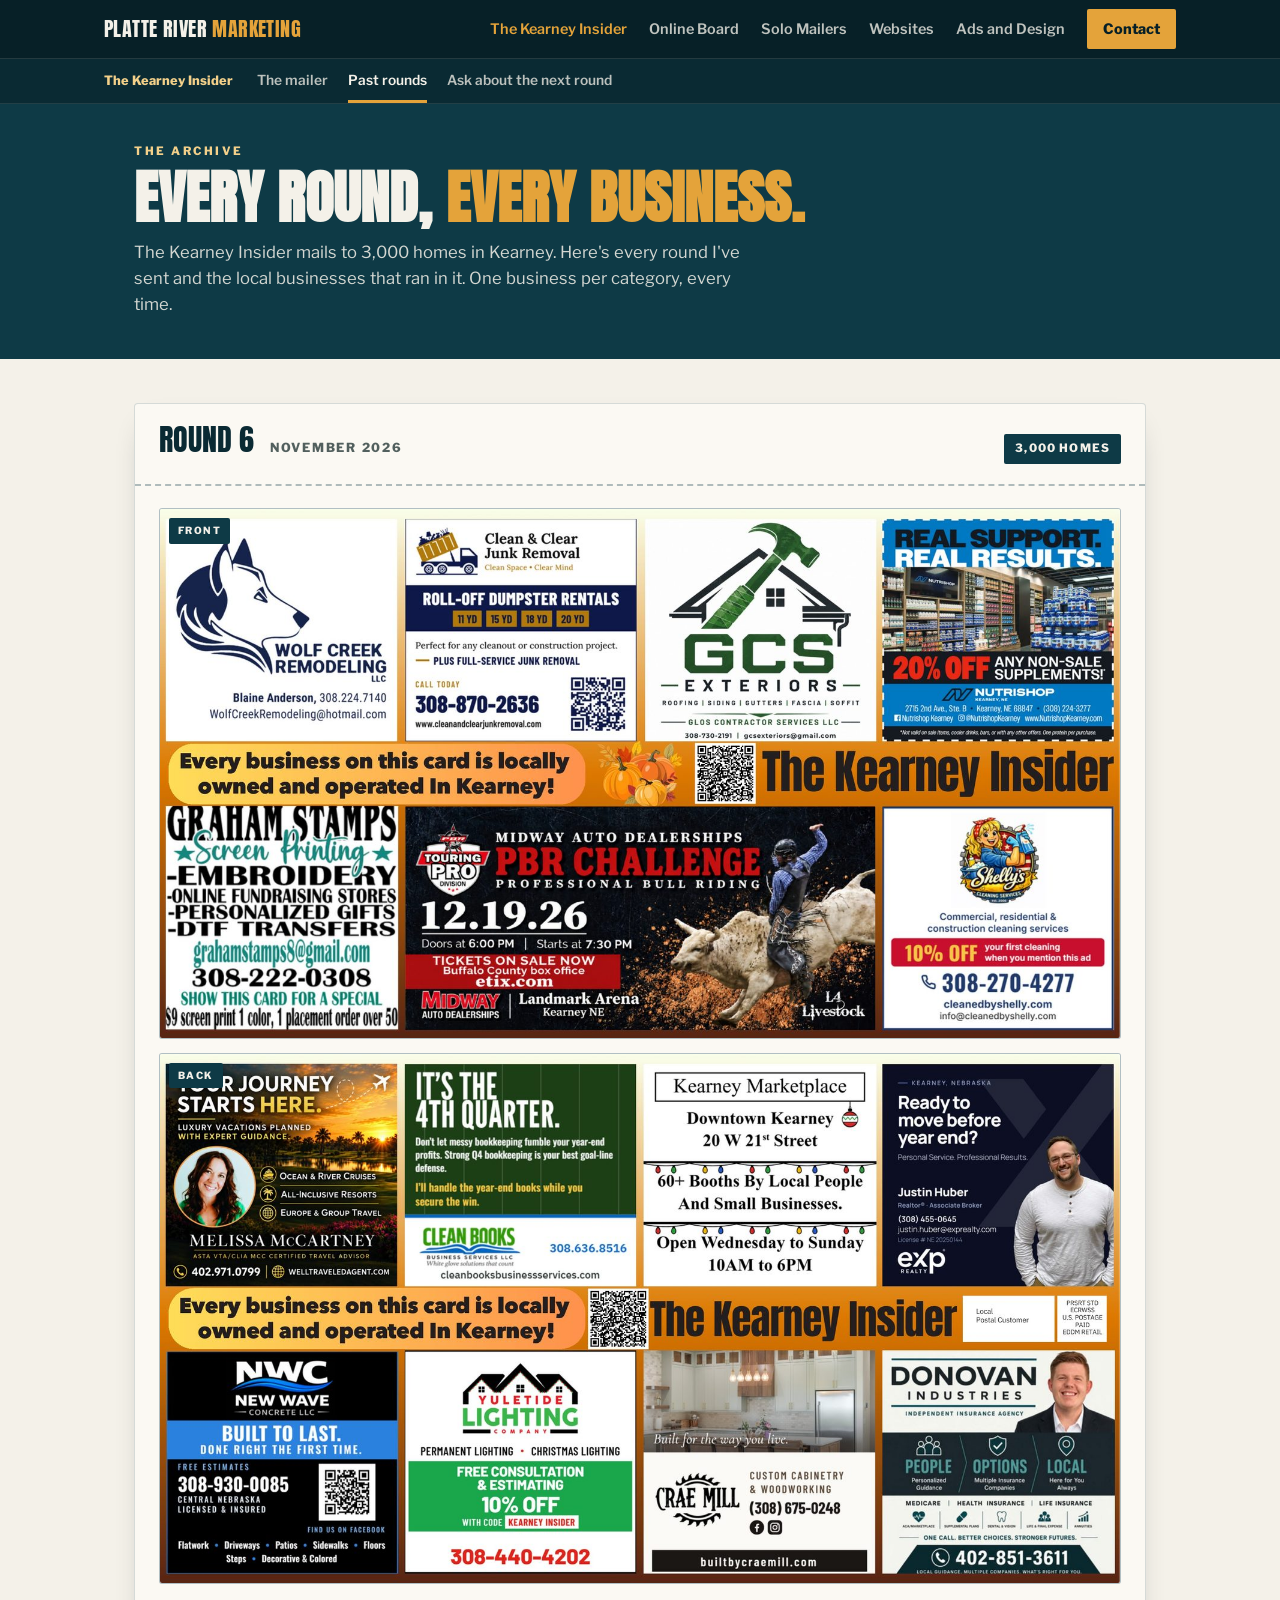
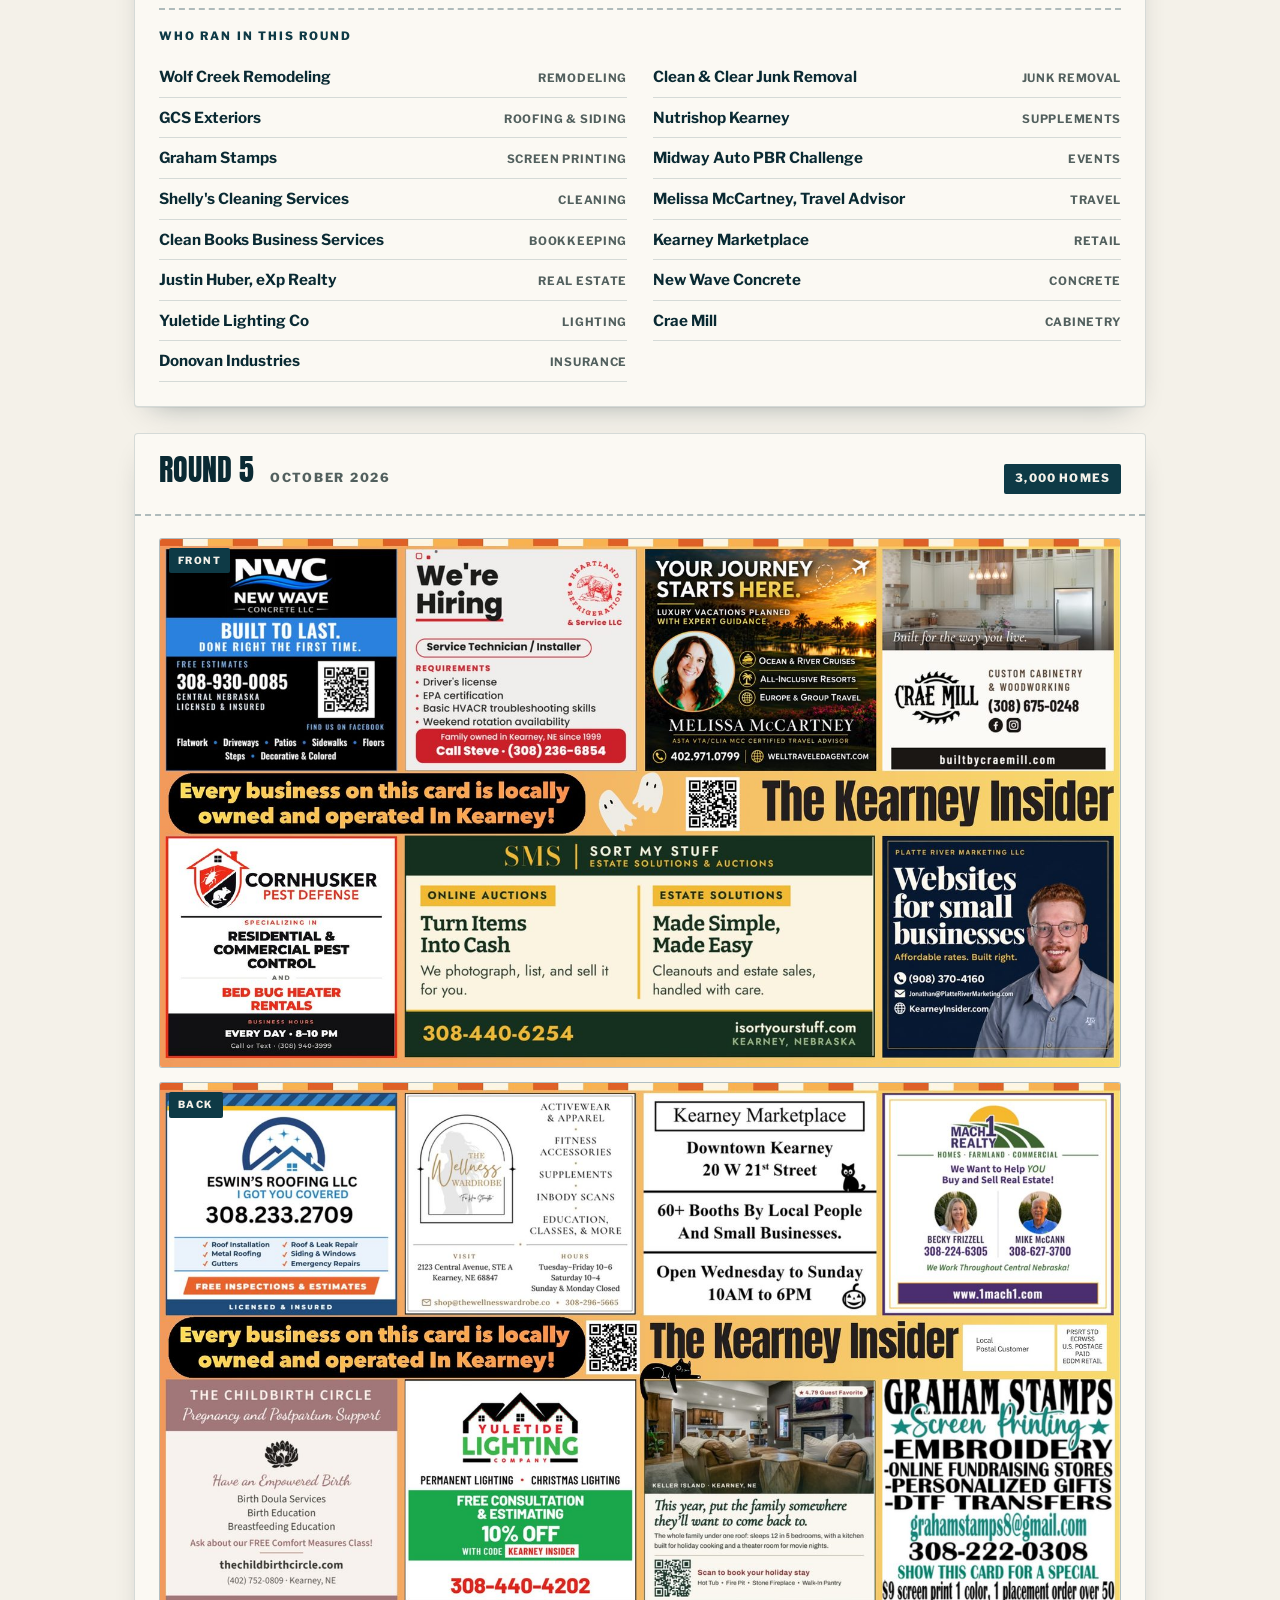
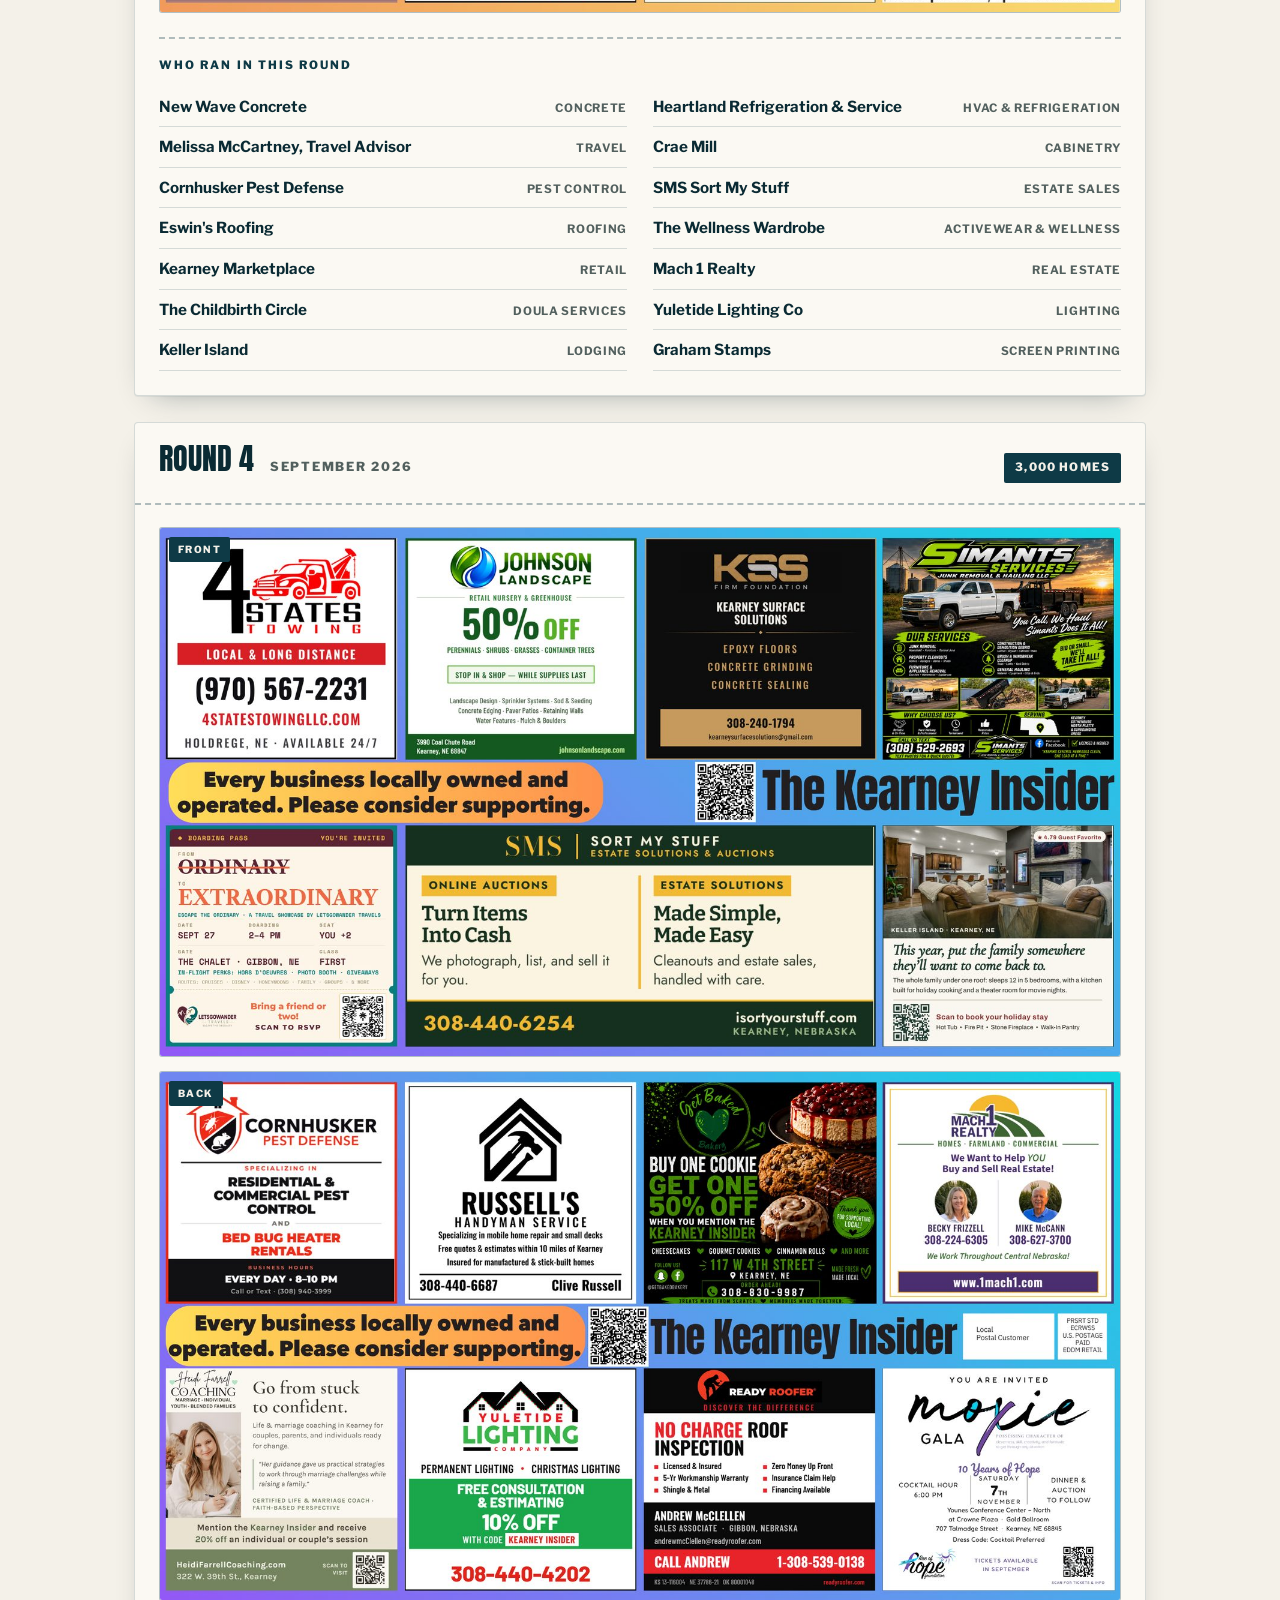
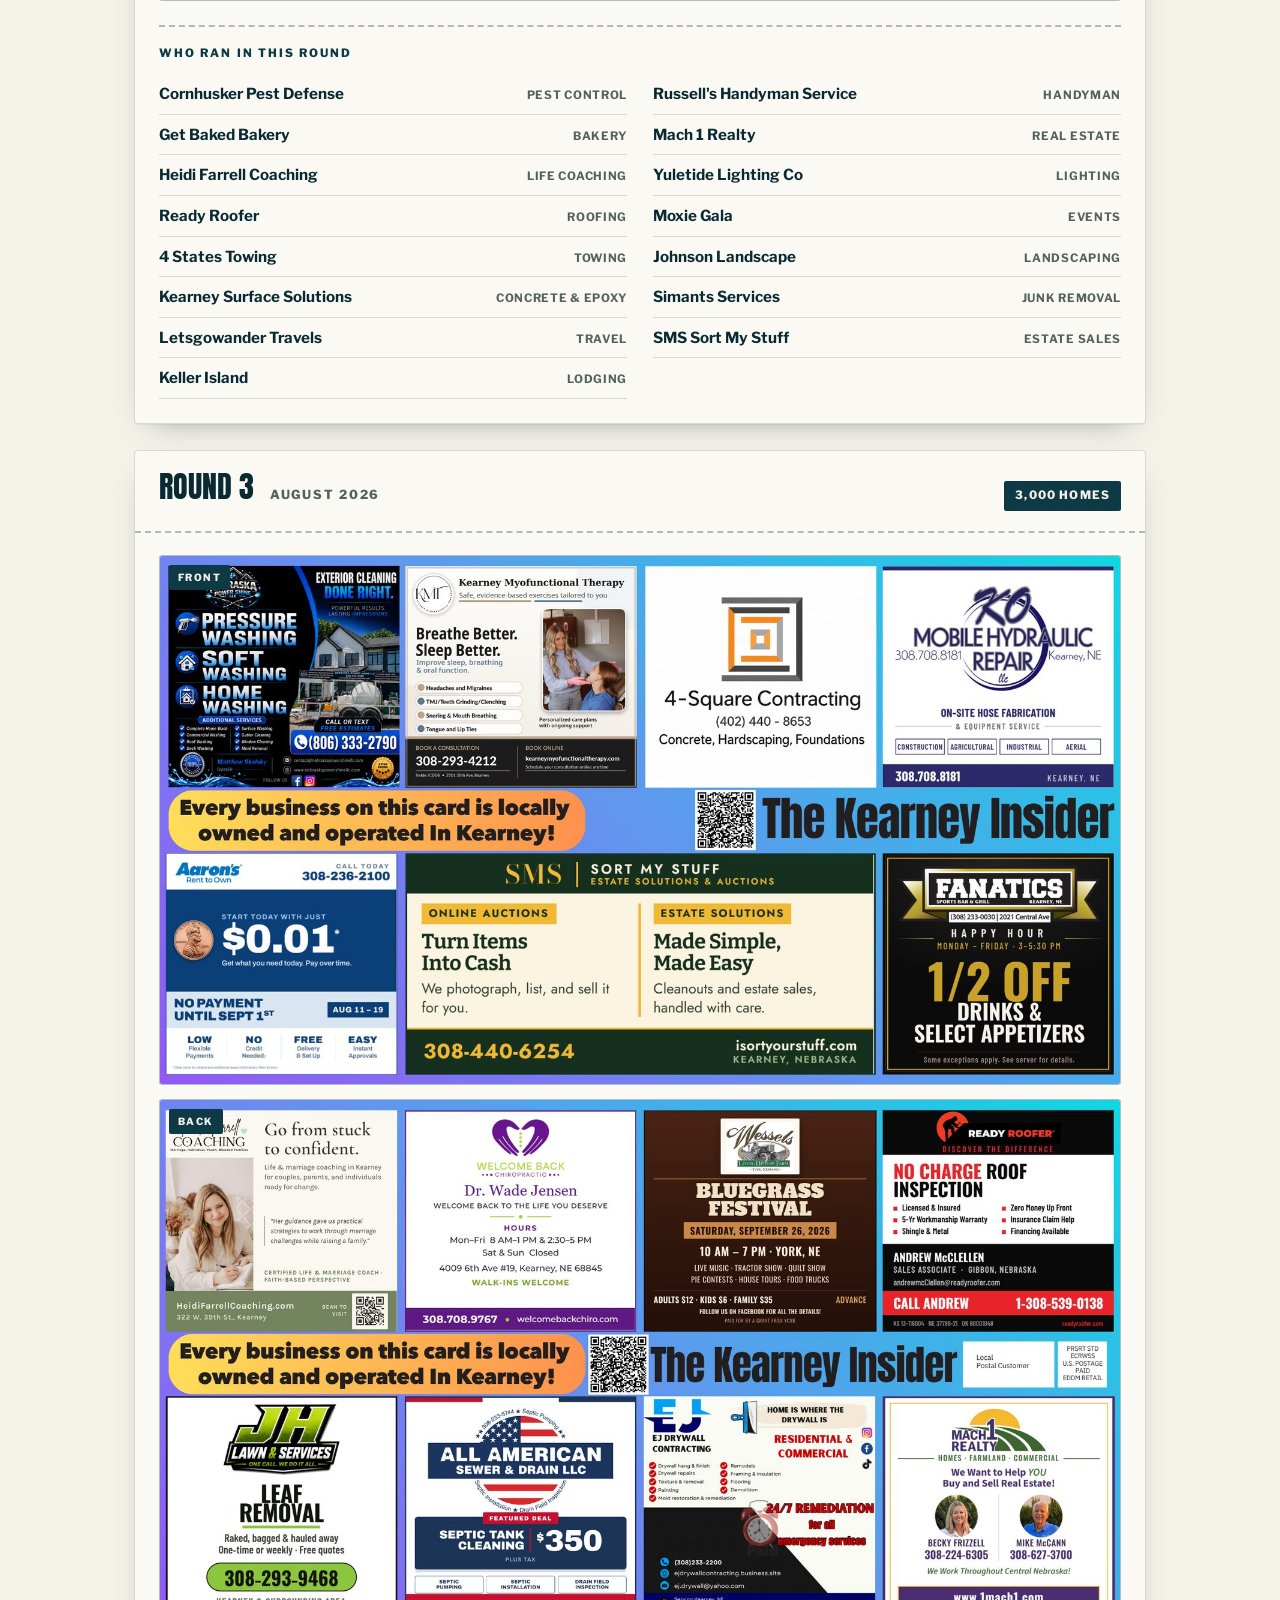
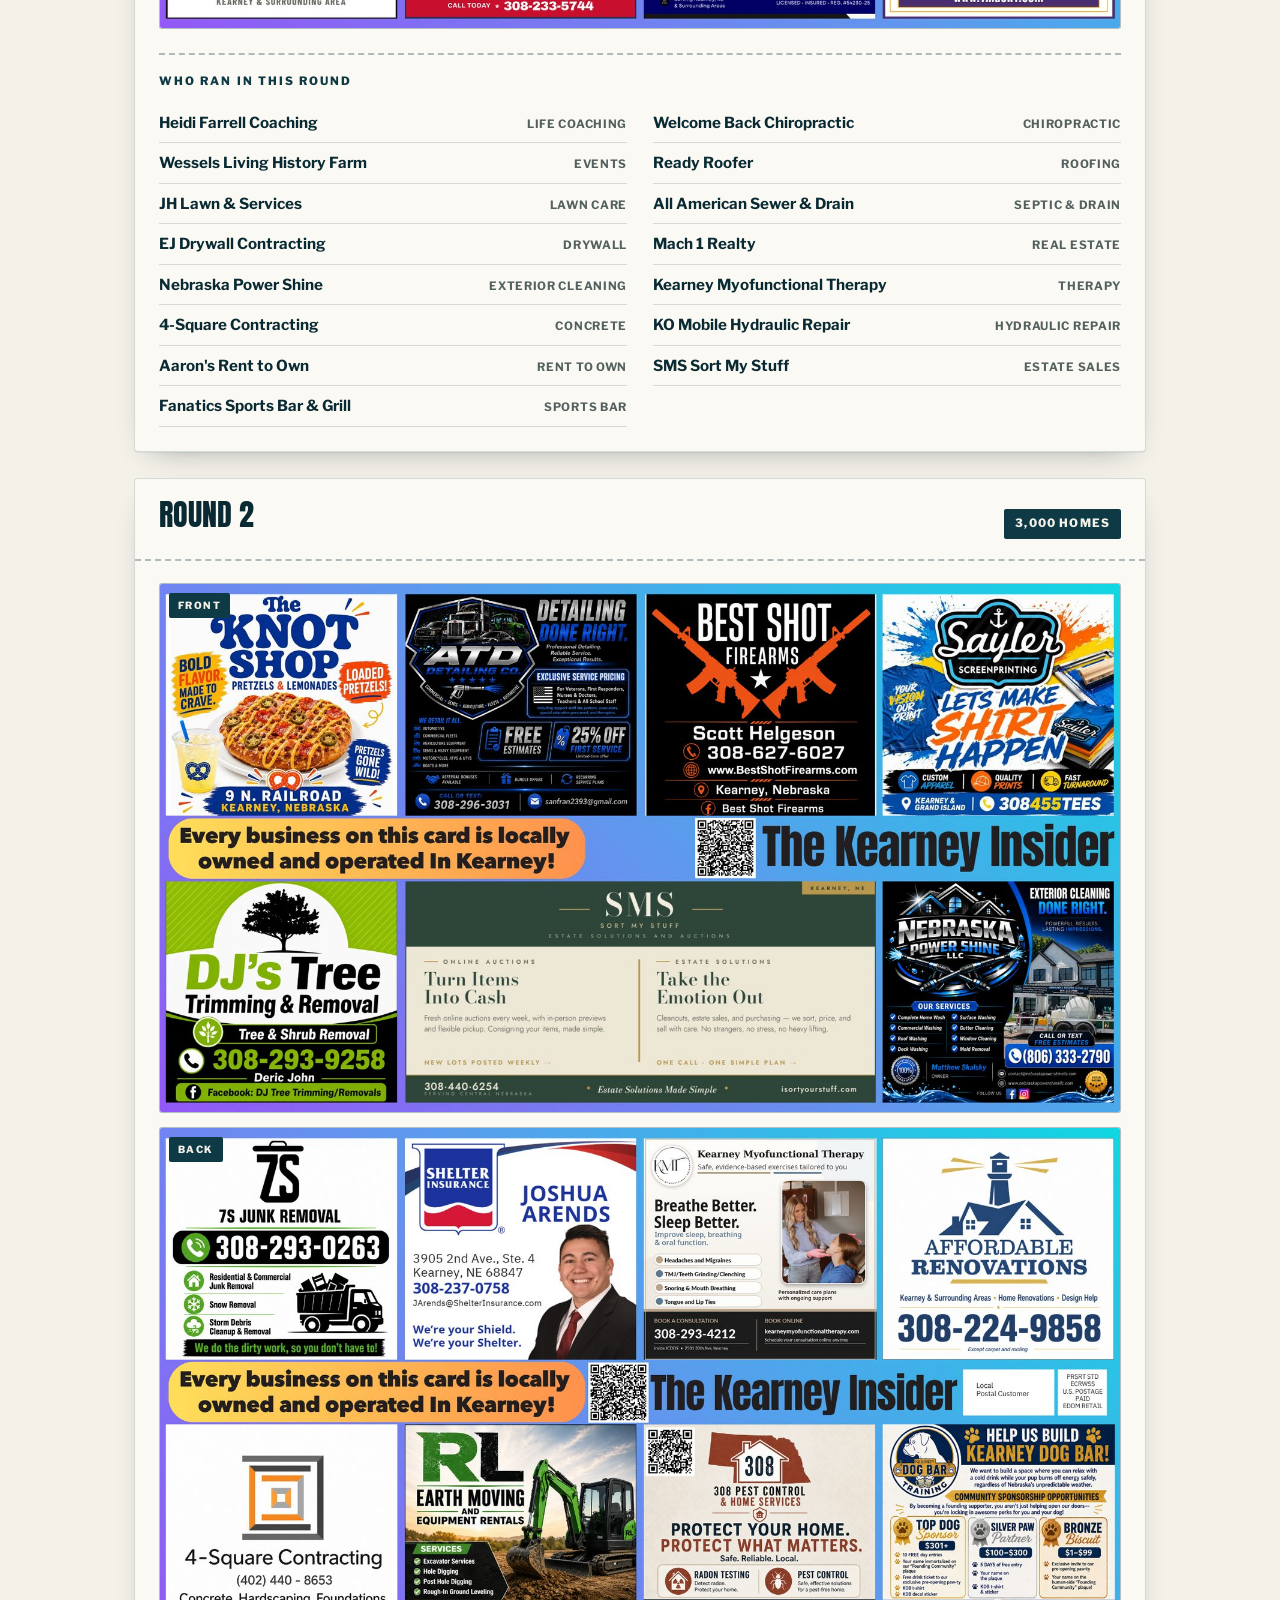
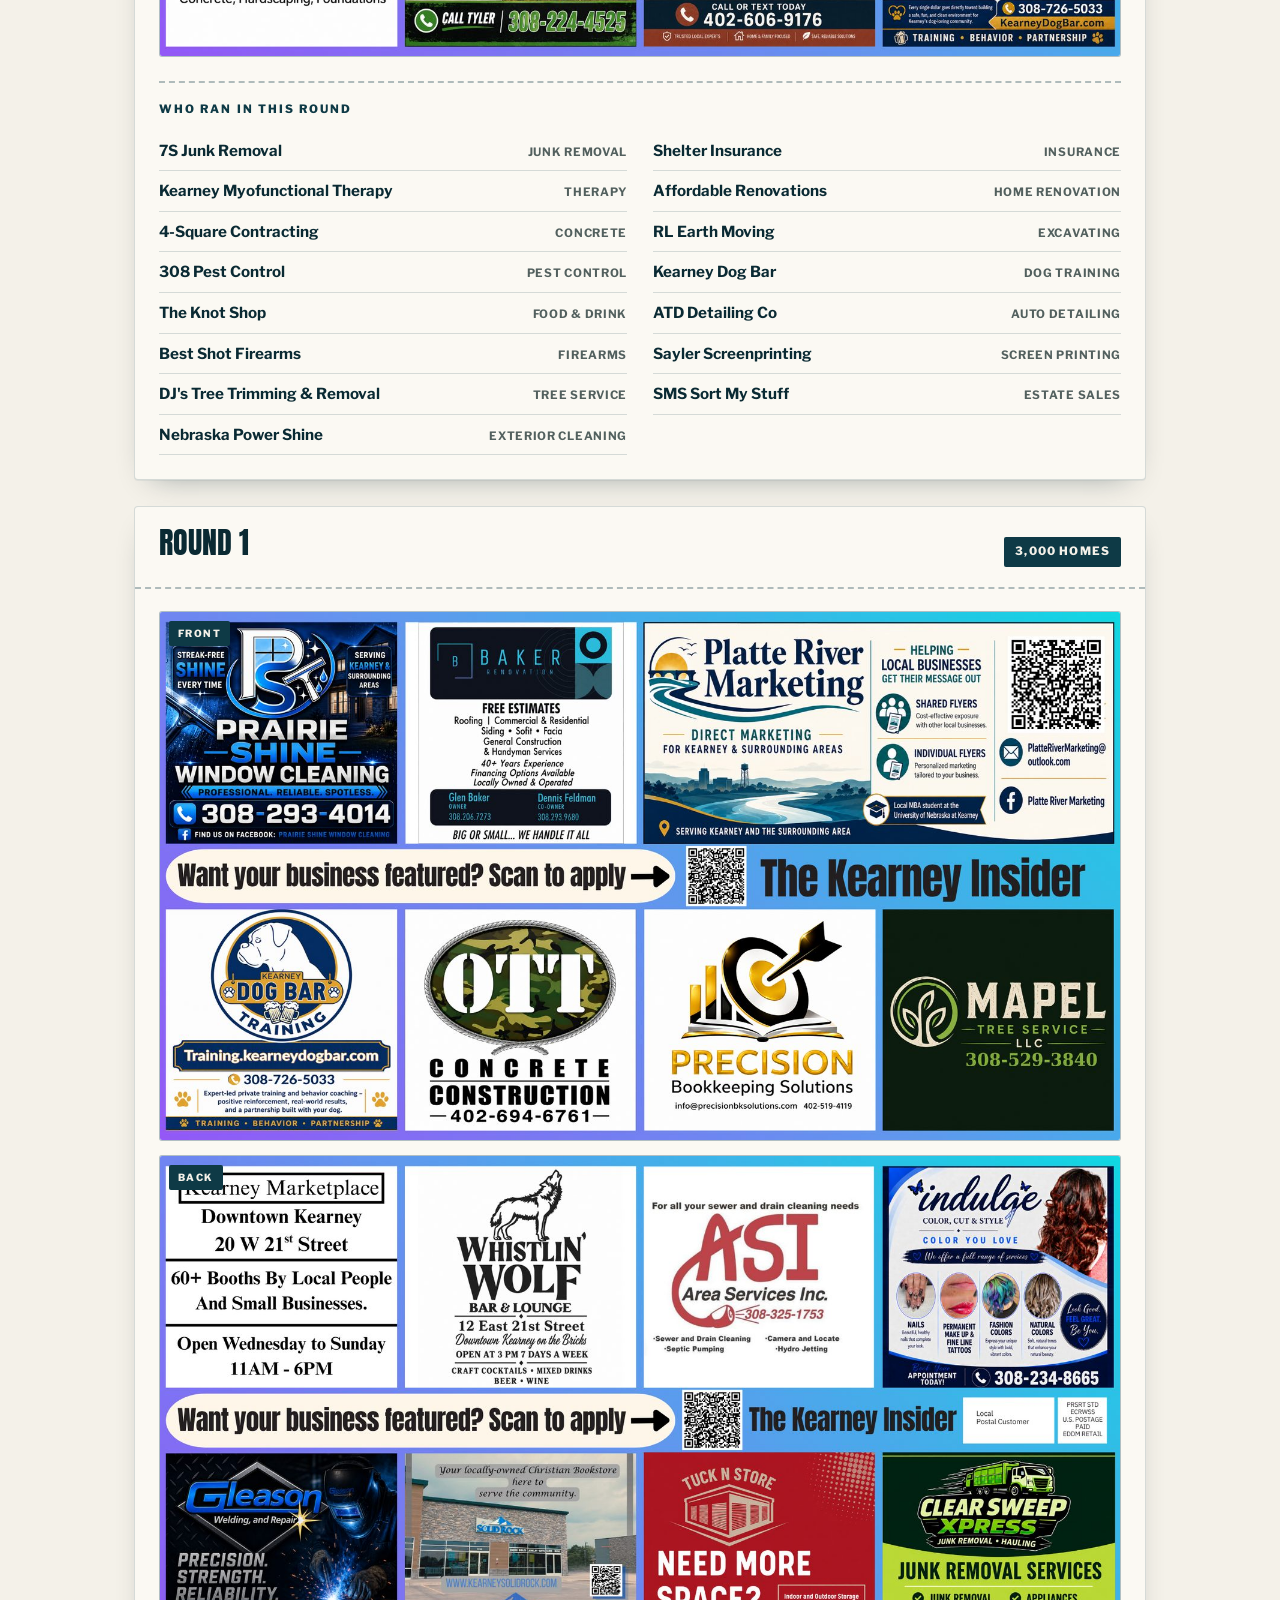
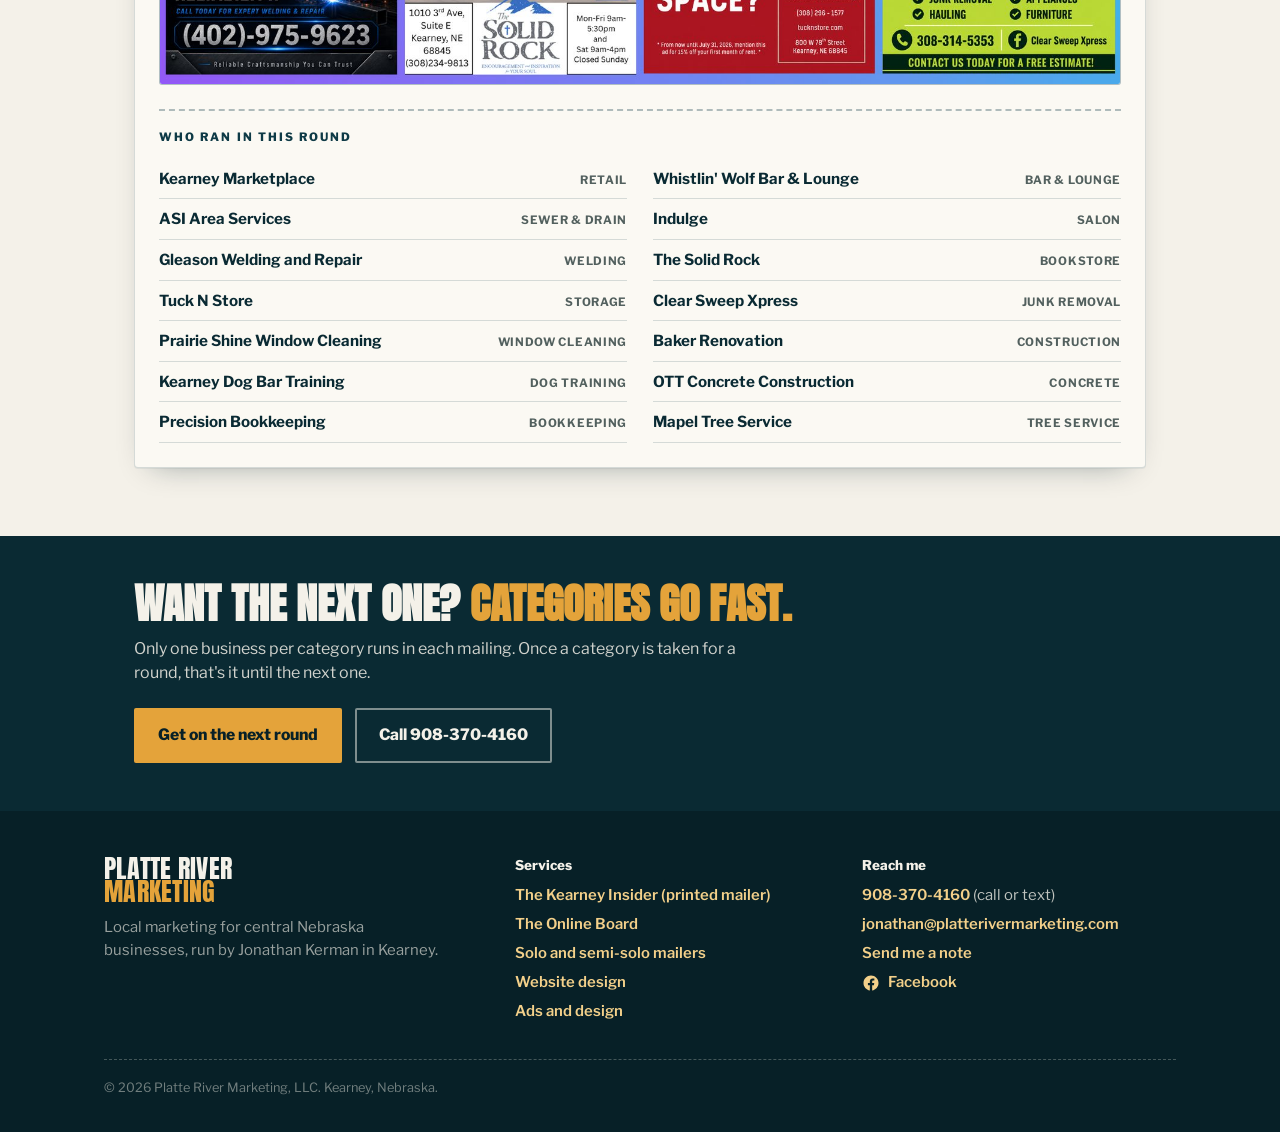
<file: rounds.html>
<!doctype html>
<html lang="en">
<head>
<meta charset="utf-8">
<meta name="viewport" content="width=device-width, initial-scale=1">
<title>Past Rounds | The Kearney Insider</title>
<meta name="description" content="Every round of The Kearney Insider and the local businesses that ran in it.">

<!-- ===== favicon ===== -->
<link rel="icon" href="/favicon.ico" sizes="any">
<link rel="icon" type="image/png" sizes="32x32" href="/favicon-32.png">
<link rel="apple-touch-icon" href="/apple-touch-icon.png">

<!-- ===== social share preview (Facebook, iMessage, LinkedIn, etc.) ===== -->
<meta property="og:type" content="website">
<meta property="og:site_name" content="Platte River Marketing">
<meta property="og:title" content="Past Rounds | The Kearney Insider">
<meta property="og:description" content="Every round of The Kearney Insider and the local businesses that ran in it.">
<meta property="og:url" content="https://platterivermarketing.com/rounds">
<meta property="og:image" content="https://platterivermarketing.com/og-kearney-insider.png">
<meta property="og:image:width" content="1200">
<meta property="og:image:height" content="630">
<meta property="og:image:alt" content="The Kearney Insider, from Platte River Marketing">
<meta property="og:locale" content="en_US">
<meta name="twitter:card" content="summary_large_image">
<meta name="twitter:title" content="Past Rounds | The Kearney Insider">
<meta name="twitter:description" content="Every round of The Kearney Insider and the local businesses that ran in it.">
<meta name="twitter:image" content="https://platterivermarketing.com/og-kearney-insider.png">
<meta name="theme-color" content="#0E3A46">
<link rel="canonical" href="https://platterivermarketing.com/rounds">

<link rel="preconnect" href="https://fonts.googleapis.com">
<link rel="preconnect" href="https://fonts.gstatic.com" crossorigin>
<link href="https://fonts.googleapis.com/css2?family=Anton&family=Libre+Franklin:wght@400;500;600;700;800&display=swap" rel="stylesheet">

<link rel="stylesheet" href="/site.css">
<style>
:root{
  --river:#0E3A46; --river-deep:#0A2A33; --river-ink:#072027;
  --wheat:#E4A33A; --wheat-soft:#F3D08A;
  --paper:#F4F1E9; --card:#FBF9F3;
  --ink:#17201F; --ink-soft:#52605E;
  --line:rgba(14,58,70,.16); --line-strong:rgba(14,58,70,.32);
  --shadow:0 1px 0 rgba(14,58,70,.06), 0 12px 30px -18px rgba(7,32,39,.45);
  --f-display:"Anton",Impact,sans-serif;
  --f-body:"Libre Franklin",system-ui,sans-serif;
  --wrap:1060px;
}
*{box-sizing:border-box}
body{margin:0;font-family:var(--f-body);color:var(--ink);background:var(--paper);
  line-height:1.55;-webkit-font-smoothing:antialiased}
img{max-width:100%;display:block}
a{color:inherit}
.wrap{max-width:var(--wrap);margin:0 auto;padding:0 24px}

/* ---------- nav ---------- */
.nav{background:var(--river-ink);border-bottom:1px solid rgba(244,241,233,.12)}
.nav .wrap{display:flex;align-items:center;gap:26px;padding-top:13px;padding-bottom:13px;flex-wrap:wrap}
.nav a{color:rgba(244,241,233,.72);text-decoration:none;font-size:.82rem;font-weight:700;
  letter-spacing:.13em;text-transform:uppercase}
.nav a:hover{color:var(--wheat)}
.nav a.on{color:var(--wheat)}
.nav .sp{margin-left:auto}

/* ---------- header ---------- */
.top{background:var(--river);color:var(--paper);padding:34px 0 42px}
.top .kicker{font-size:.72rem;font-weight:800;letter-spacing:.22em;text-transform:uppercase;color:var(--wheat-soft)}
.top h1{font-family:var(--f-display);text-transform:uppercase;line-height:.95;
  font-size:clamp(2.1rem,6vw,3.6rem);margin:.15em 0 14px}
.top h1 em{font-style:normal;color:var(--wheat)}
.top p{color:rgba(244,241,233,.86);margin:0;max-width:58ch;font-size:1.04rem}

/* ---------- rounds ---------- */
.rounds{padding:44px 0 20px}
.round{
  background:var(--card);border:1px solid var(--line);border-radius:4px;
  box-shadow:var(--shadow);overflow:hidden;margin-bottom:26px;
}
.round-head{
  display:flex;align-items:baseline;gap:16px;flex-wrap:wrap;
  padding:20px 24px;border-bottom:2px dashed var(--line-strong);
}
.round-num{font-family:var(--f-display);text-transform:uppercase;font-size:1.9rem;
  color:var(--river-deep);line-height:1}
.round-date{font-size:.78rem;font-weight:800;letter-spacing:.14em;text-transform:uppercase;
  color:var(--ink-soft)}
.round-reach{
  margin-left:auto;background:var(--river);color:var(--paper);
  font-size:.72rem;font-weight:800;letter-spacing:.1em;text-transform:uppercase;
  padding:6px 11px;border-radius:2px;
}
.round-body{padding:22px 24px 24px}

.cards{display:grid;gap:14px;margin-bottom:24px}
.side{border:1px solid var(--line-strong);border-radius:3px;overflow:hidden;background:#fff;
  display:block;text-decoration:none;position:relative}
.side img{width:100%}
.side .lbl{
  position:absolute;top:9px;left:9px;background:var(--river);color:var(--paper);
  font-size:.62rem;font-weight:800;letter-spacing:.14em;text-transform:uppercase;
  padding:5px 9px;border-radius:2px;
}
.side .zoom{
  position:absolute;bottom:9px;right:9px;background:rgba(7,32,39,.86);color:var(--paper);
  font-size:.68rem;font-weight:700;letter-spacing:.06em;padding:5px 10px;border-radius:2px;
  opacity:0;transition:opacity .15s;
}
.side:hover .zoom{opacity:1}
.side:focus-visible{outline:3px solid var(--wheat);outline-offset:2px}

.adv h3{
  font-size:.72rem;font-weight:800;letter-spacing:.18em;text-transform:uppercase;
  color:var(--river);margin:0 0 12px;padding-top:18px;border-top:2px dashed var(--line-strong);
}
.adv ul{list-style:none;margin:0;padding:0;
  display:grid;grid-template-columns:repeat(2,minmax(0,1fr));gap:0 26px}
.adv li{
  display:flex;justify-content:space-between;gap:12px;align-items:baseline;
  padding:8px 0;border-bottom:1px solid var(--line);
}
.adv .biz{font-weight:700;color:var(--river-deep);font-size:.95rem}
.adv .cat{font-size:.72rem;color:var(--ink-soft);text-transform:uppercase;
  letter-spacing:.06em;font-weight:700;text-align:right;flex:0 0 auto}

.empty{
  border:1px dashed var(--line-strong);border-radius:3px;padding:26px;text-align:center;
  color:var(--ink-soft);font-size:.92rem;
  background:repeating-linear-gradient(135deg, rgba(14,58,70,.03) 0 12px, transparent 12px 24px);
}

/* ---------- cta ---------- */
.cta{background:var(--river-deep);color:var(--paper);padding:48px 0;margin-top:22px}
.cta h2{font-family:var(--f-display);text-transform:uppercase;font-size:clamp(1.7rem,4.4vw,2.6rem);
  line-height:.98;margin:0 0 12px}
.cta h2 em{font-style:normal;color:var(--wheat)}
.cta p{color:rgba(244,241,233,.85);max-width:56ch;margin:0 0 22px}
.btn{display:inline-flex;align-items:center;gap:8px;font-weight:800;font-size:.98rem;
  padding:13px 22px;border-radius:2px;text-decoration:none;border:2px solid transparent}
.btn-primary{background:var(--wheat);color:var(--river-ink)}
.btn-primary:hover{background:var(--wheat-soft)}
.btn-ghost{border-color:rgba(244,241,233,.5);color:var(--paper);margin-left:10px}
.btn-ghost:hover{border-color:var(--wheat);color:var(--wheat)}

/* ---------- footer ---------- */
.foot{background:var(--river-ink);color:rgba(244,241,233,.72);padding:30px 0;font-size:.88rem}
.foot a{color:var(--wheat-soft);text-decoration:none;font-weight:600}
.foot a:hover{color:var(--wheat)}

@media (max-width:760px){
  .adv ul{grid-template-columns:1fr}
  .round-reach{margin-left:0}
  .btn-ghost{margin-left:0;margin-top:10px}
  /* on a phone the cards are too dense to read inline, so make the
     tap-to-enlarge affordance permanently visible instead of hover-only */
  .side .zoom{opacity:1;font-size:.64rem;padding:4px 8px;bottom:7px;right:7px}
  .side .lbl{font-size:.56rem;padding:4px 7px;top:7px;left:7px}
}
@media (prefers-reduced-motion:reduce){*{transition:none!important}}
</style>
<!-- Google tag (gtag.js) -->
<script async src="https://www.googletagmanager.com/gtag/js?id=G-0B7E23MN36"></script>
<script>
  window.dataLayer = window.dataLayer || [];
  function gtag(){dataLayer.push(arguments);}
  gtag('js', new Date());
  gtag('config', 'G-0B7E23MN36');
</script>

<!-- Meta Pixel Code -->
<script>
!function(f,b,e,v,n,t,s)
{if(f.fbq)return;n=f.fbq=function(){n.callMethod?
n.callMethod.apply(n,arguments):n.queue.push(arguments)};
if(!f._fbq)f._fbq=n;n.push=n;n.loaded=!0;n.version='2.0';
n.queue=[];t=b.createElement(e);t.async=!0;
t.src=v;s=b.getElementsByTagName(e)[0];
s.parentNode.insertBefore(t,s)}(window, document,'script',
'https://connect.facebook.net/en_US/fbevents.js');
fbq('init', '1459053552757348');
fbq('track', 'PageView');
</script>
<noscript><img height="1" width="1" style="display:none"
src="https://www.facebook.com/tr?id=1459053552757348&ev=PageView&noscript=1"
/></noscript>
<!-- End Meta Pixel Code -->
</head>
<body>

<!-- ============ TOP NAVIGATION (same on every page) ============ -->
<header class="topnav">
  <div class="tn-wrap">
    <a class="tn-brand" href="/">Platte River <span>Marketing</span></a>
    <input type="checkbox" id="tn-toggle" class="tn-toggle" aria-label="Show the menu">
    <label for="tn-toggle" class="tn-btn">Menu</label>
    <nav class="tn-links" aria-label="Main">
      <a href="/kearney-insider" aria-current="page">The Kearney Insider</a>
      <a href="/board">Online Board</a>
      <a href="/mailers">Solo Mailers</a>
      <a href="/websites">Websites</a>
      <a href="/marketing">Ads and Design</a>
      <a class="tn-cta" href="/claim">Contact</a>
    </nav>
  </div>
</header>
<div class="subnav">
  <div class="tn-wrap">
    <span class="sn-name">The Kearney Insider</span>
    <a href="/kearney-insider">The mailer</a>
    <a href="/rounds" aria-current="page">Past rounds</a>
    <a href="/claim?service=insider">Ask about the next round</a>
  </div>
</div>

<header class="top">
  <div class="wrap">
    <span class="kicker">The archive</span>
    <h1>Every round, <em>every business.</em></h1>
    <p>The Kearney Insider mails to 3,000 homes in Kearney. Here's every round I've
       sent and the local businesses that ran in it. One business per category, every time.</p>
  </div>
</header>

<main class="rounds">
  <div class="wrap" id="rounds"><!-- rendered below --></div>
</main>

<section class="cta">
  <div class="wrap">
    <h2>Want the next one? <em>Categories go fast.</em></h2>
    <p>Only one business per category runs in each mailing. Once a category is taken
       for a round, that's it until the next one.</p>
    <a class="btn btn-primary" href="/claim?service=insider">Get on the next round</a>
    <a class="btn btn-ghost" href="tel:19083704160">Call 908-370-4160</a>
  </div>
</section>

<!-- ============ FOOTER (same on every page) ============ -->
<footer class="sitefoot">
  <div class="sf-wrap">
    <div class="sf-cols">
      <div>
        <div class="sf-mark">Platte River<br><span>Marketing</span></div>
        <p>Local marketing for central Nebraska businesses, run by Jonathan Kerman in Kearney.</p>
      </div>
      <div>
        <h2>Services</h2>
        <ul>
          <li><a href="/kearney-insider">The Kearney Insider (printed mailer)</a></li>
          <li><a href="/board">The Online Board</a></li>
          <li><a href="/mailers">Solo and semi-solo mailers</a></li>
          <li><a href="/websites">Website design</a></li>
          <li><a href="/marketing">Ads and design</a></li>
        </ul>
      </div>
      <div>
        <h2>Reach me</h2>
        <ul>
          <li><a href="tel:19083704160">908-370-4160</a> (call or text)</li>
          <li><a href="mailto:jonathan@platterivermarketing.com">jonathan@platterivermarketing.com</a></li>
          <li><a href="/claim">Send me a note</a></li>
          <li>
            <a class="sf-fb" href="https://www.facebook.com/share/1GYTginALE/" target="_blank" rel="noopener">
              <svg viewBox="0 0 24 24" aria-hidden="true" focusable="false"><path d="M22 12.06C22 6.5 17.52 2 12 2S2 6.5 2 12.06c0 5.02 3.66 9.18 8.44 9.94v-7.03H7.9v-2.91h2.54V9.85c0-2.52 1.5-3.91 3.77-3.91 1.09 0 2.24.2 2.24.2v2.46h-1.26c-1.24 0-1.63.78-1.63 1.57v1.89h2.78l-.45 2.91h-2.33V22c4.78-.76 8.44-4.92 8.44-9.94z"/></svg>
              <span>Facebook</span>
            </a>
          </li>
        </ul>
      </div>
    </div>
    <div class="sf-legal">&copy; <span id="yr"></span> Platte River Marketing, LLC. Kearney, Nebraska.</div>
  </div>
</footer>
<script>(function(){var y=document.getElementById("yr");if(y)y.textContent=new Date().getFullYear();})();</script>


<script>
/* =================================================================
   EDIT YOUR ROUNDS HERE
   -----------------------------------------------------------------
   Newest round goes FIRST.

   number : "Round 3"
   date   : when it mailed. Leave "" to hide.
   reach  : "3,000 homes". Leave "" to hide the badge.
   front  : path to one side of the card. "" to skip.
   back   : path to the other side. "" to skip.
   advertisers: list of { name, category }
   ================================================================= */

const ROUNDS = [
  {
    number: "Round 6",
    date:   "November 2026",
    reach:  "3,000 homes",
    front:  "/rounds/round-6-front.jpg",
    back:   "/rounds/round-6-back.jpg",
    advertisers: [
      { name: "Wolf Creek Remodeling",          category: "Remodeling" },
      { name: "Clean & Clear Junk Removal",     category: "Junk Removal" },
      { name: "GCS Exteriors",                  category: "Roofing & Siding" },
      { name: "Nutrishop Kearney",              category: "Supplements" },
      { name: "Graham Stamps",                  category: "Screen Printing" },
      { name: "Midway Auto PBR Challenge",      category: "Events" },
      { name: "Shelly's Cleaning Services",     category: "Cleaning" },
      { name: "Melissa McCartney, Travel Advisor", category: "Travel" },
      { name: "Clean Books Business Services",  category: "Bookkeeping" },
      { name: "Kearney Marketplace",            category: "Retail" },
      { name: "Justin Huber, eXp Realty",       category: "Real Estate" },
      { name: "New Wave Concrete",              category: "Concrete" },
      { name: "Yuletide Lighting Co",           category: "Lighting" },
      { name: "Crae Mill",                      category: "Cabinetry" },
      { name: "Donovan Industries",             category: "Insurance" }
    ]
  },
  {
    number: "Round 5",
    date:   "October 2026",
    reach:  "3,000 homes",
    front:  "/rounds/round-5-front.jpg",
    back:   "/rounds/round-5-back.jpg",
    advertisers: [
      { name: "New Wave Concrete",              category: "Concrete" },
      { name: "Heartland Refrigeration & Service", category: "HVAC & Refrigeration" },
      { name: "Melissa McCartney, Travel Advisor", category: "Travel" },
      { name: "Crae Mill",                      category: "Cabinetry" },
      { name: "Cornhusker Pest Defense",        category: "Pest Control" },
      { name: "SMS Sort My Stuff",              category: "Estate Sales" },
      { name: "Eswin's Roofing",                category: "Roofing" },
      { name: "The Wellness Wardrobe",          category: "Activewear & Wellness" },
      { name: "Kearney Marketplace",            category: "Retail" },
      { name: "Mach 1 Realty",                  category: "Real Estate" },
      { name: "The Childbirth Circle",          category: "Doula Services" },
      { name: "Yuletide Lighting Co",           category: "Lighting" },
      { name: "Keller Island",                  category: "Lodging" },
      { name: "Graham Stamps",                  category: "Screen Printing" }
    ]
  },
  {
    number: "Round 4",
    date:   "September 2026",
    reach:  "3,000 homes",
    front:  "/rounds/round-4-front.jpg",
    back:   "/rounds/round-4-back.jpg",
    advertisers: [
      { name: "Cornhusker Pest Defense",      category: "Pest Control" },
      { name: "Russell's Handyman Service",   category: "Handyman" },
      { name: "Get Baked Bakery",             category: "Bakery" },
      { name: "Mach 1 Realty",                category: "Real Estate" },
      { name: "Heidi Farrell Coaching",       category: "Life Coaching" },
      { name: "Yuletide Lighting Co",         category: "Lighting" },
      { name: "Ready Roofer",                 category: "Roofing" },
      { name: "Moxie Gala",                   category: "Events" },
      { name: "4 States Towing",              category: "Towing" },
      { name: "Johnson Landscape",            category: "Landscaping" },
      { name: "Kearney Surface Solutions",    category: "Concrete & Epoxy" },
      { name: "Simants Services",             category: "Junk Removal" },
      { name: "Letsgowander Travels",         category: "Travel" },
      { name: "SMS Sort My Stuff",            category: "Estate Sales" },
      { name: "Keller Island",                category: "Lodging" }
    ]
  },
  {
    number: "Round 3",
    date:   "August 2026",
    reach:  "3,000 homes",
    front:  "/rounds/round-3-front.jpg",
    back:   "/rounds/round-3-back.jpg",
    advertisers: [
      { name: "Heidi Farrell Coaching",        category: "Life Coaching" },
      { name: "Welcome Back Chiropractic",     category: "Chiropractic" },
      { name: "Wessels Living History Farm",   category: "Events" },
      { name: "Ready Roofer",                  category: "Roofing" },
      { name: "JH Lawn & Services",            category: "Lawn Care" },
      { name: "All American Sewer & Drain",    category: "Septic & Drain" },
      { name: "EJ Drywall Contracting",        category: "Drywall" },
      { name: "Mach 1 Realty",                 category: "Real Estate" },
      { name: "Nebraska Power Shine",          category: "Exterior Cleaning" },
      { name: "Kearney Myofunctional Therapy", category: "Therapy" },
      { name: "4-Square Contracting",          category: "Concrete" },
      { name: "KO Mobile Hydraulic Repair",    category: "Hydraulic Repair" },
      { name: "Aaron's Rent to Own",           category: "Rent to Own" },
      { name: "SMS Sort My Stuff",             category: "Estate Sales" },
      { name: "Fanatics Sports Bar & Grill",   category: "Sports Bar" }
    ]
  },
  {
    number: "Round 2",
    date:   "",
    reach:  "3,000 homes",
    front:  "/rounds/round-2-front.jpg",
    back:   "/rounds/round-2-back.jpg",
    advertisers: [
      { name: "7S Junk Removal",               category: "Junk Removal" },
      { name: "Shelter Insurance",             category: "Insurance" },
      { name: "Kearney Myofunctional Therapy", category: "Therapy" },
      { name: "Affordable Renovations",        category: "Home Renovation" },
      { name: "4-Square Contracting",          category: "Concrete" },
      { name: "RL Earth Moving",               category: "Excavating" },
      { name: "308 Pest Control",              category: "Pest Control" },
      { name: "Kearney Dog Bar",               category: "Dog Training" },
      { name: "The Knot Shop",                 category: "Food & Drink" },
      { name: "ATD Detailing Co",              category: "Auto Detailing" },
      { name: "Best Shot Firearms",            category: "Firearms" },
      { name: "Sayler Screenprinting",         category: "Screen Printing" },
      { name: "DJ's Tree Trimming & Removal",  category: "Tree Service" },
      { name: "SMS Sort My Stuff",             category: "Estate Sales" },
      { name: "Nebraska Power Shine",          category: "Exterior Cleaning" }
    ]
  },
  {
    number: "Round 1",
    date:   "",
    reach:  "3,000 homes",
    front:  "/rounds/round-1-front.jpg",
    back:   "/rounds/round-1-back.jpg",
    advertisers: [
      { name: "Kearney Marketplace",           category: "Retail" },
      { name: "Whistlin' Wolf Bar & Lounge",   category: "Bar & Lounge" },
      { name: "ASI Area Services",             category: "Sewer & Drain" },
      { name: "Indulge",                       category: "Salon" },
      { name: "Gleason Welding and Repair",    category: "Welding" },
      { name: "The Solid Rock",                category: "Bookstore" },
      { name: "Tuck N Store",                  category: "Storage" },
      { name: "Clear Sweep Xpress",            category: "Junk Removal" },
      { name: "Prairie Shine Window Cleaning", category: "Window Cleaning" },
      { name: "Baker Renovation",              category: "Construction" },
      { name: "Kearney Dog Bar Training",      category: "Dog Training" },
      { name: "OTT Concrete Construction",     category: "Concrete" },
      { name: "Precision Bookkeeping",         category: "Bookkeeping" },
      { name: "Mapel Tree Service",            category: "Tree Service" }
    ]
  }
];

/* ===== rendering (no need to touch below) ===== */
const box = document.getElementById("rounds");

function esc(s){ return String(s==null?"":s).replace(/[&<>"]/g, c => ({'&':'&amp;','<':'&lt;','>':'&gt;','"':'&quot;'}[c])); }

function sideHTML(src, label, round){
  if (!src) return "";
  return '<a class="side" href="'+esc(src)+'" target="_blank" rel="noopener">' +
           '<span class="lbl">'+ esc(label) +'</span>' +
           '<img src="'+ esc(src) +'" alt="'+ esc(round) +' '+ esc(label) +'" loading="lazy">' +
           '<span class="zoom">Tap to enlarge</span>' +
         '</a>';
}

ROUNDS.forEach(r=>{
  const list = r.advertisers || [];

  const advHTML = list.length
    ? '<ul>' + list.map(a =>
        '<li><span class="biz">'+ esc(a.name) +'</span>' +
        (a.category ? '<span class="cat">'+ esc(a.category) +'</span>' : '') +
        '</li>').join('') + '</ul>'
    : '<div class="empty">Advertiser list coming soon.</div>';

  const cards = sideHTML(r.front, "Front", r.number) + sideHTML(r.back, "Back", r.number);

  const el = document.createElement("article");
  el.className = "round";
  el.innerHTML =
    '<div class="round-head">' +
      '<span class="round-num">'+ esc(r.number) +'</span>' +
      (r.date ? '<span class="round-date">'+ esc(r.date) +'</span>' : '') +
      (r.reach ? '<span class="round-reach">'+ esc(r.reach) +'</span>' : '') +
    '</div>' +
    '<div class="round-body">' +
      (cards ? '<div class="cards">'+ cards +'</div>' : '') +
      '<div class="adv"><h3>Who ran in this round</h3>'+ advHTML +'</div>' +
    '</div>';

  box.appendChild(el);
});
</script>

</body>
</html>
</file>
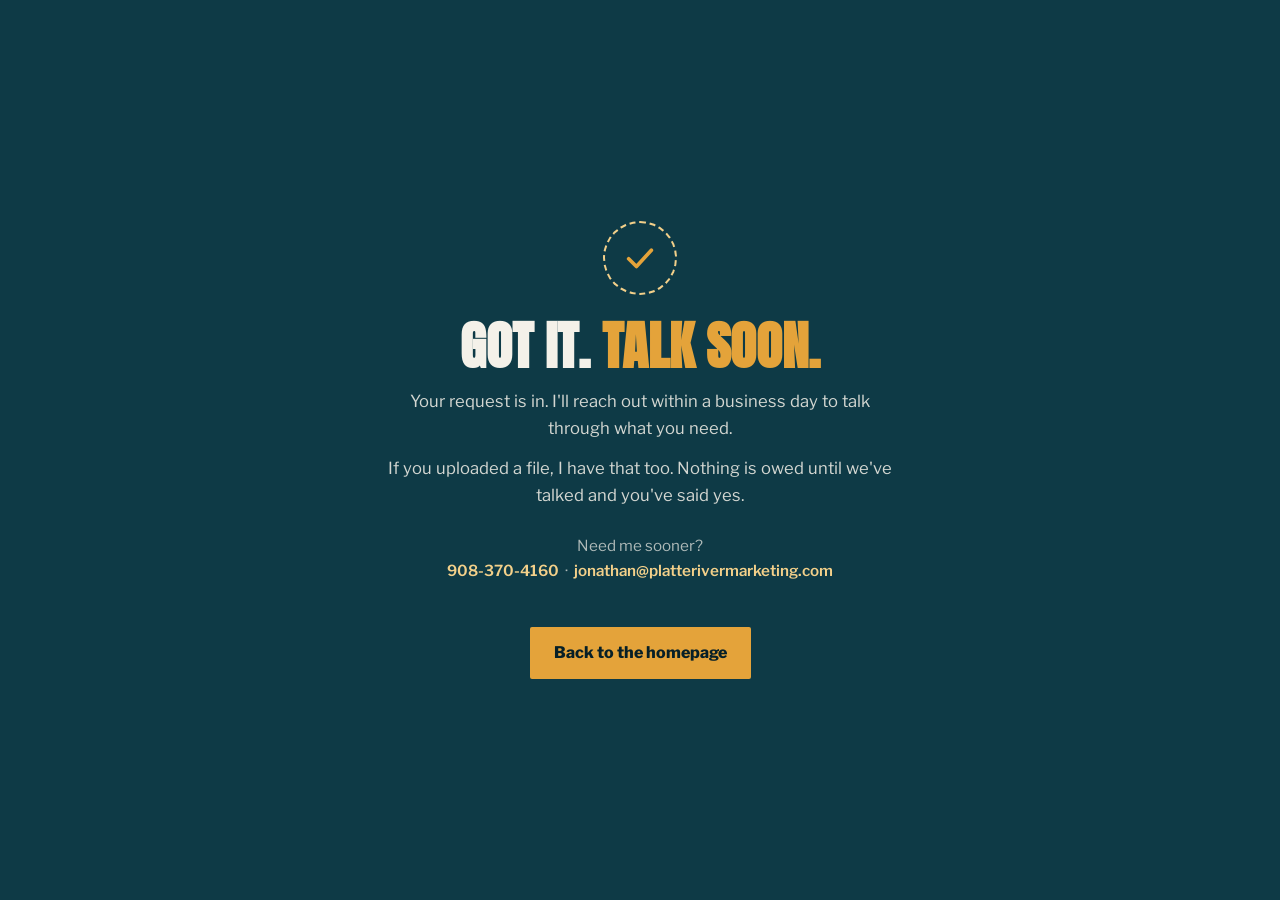
<file: thanks.html>
<!doctype html>
<html lang="en">
<head>
<meta charset="utf-8">
<meta name="viewport" content="width=device-width, initial-scale=1">
<title>Request received | Platte River Marketing</title>
<meta name="robots" content="noindex">

<link rel="preconnect" href="https://fonts.googleapis.com">
<link rel="preconnect" href="https://fonts.gstatic.com" crossorigin>
<link href="https://fonts.googleapis.com/css2?family=Anton&family=Libre+Franklin:wght@400;500;600;700;800&display=swap" rel="stylesheet">

<style>
:root{
  --river:#0E3A46; --river-ink:#072027;
  --wheat:#E4A33A; --wheat-soft:#F3D08A;
  --paper:#F4F1E9;
  --f-display:"Anton",Impact,sans-serif;
  --f-body:"Libre Franklin",system-ui,sans-serif;
}
*{box-sizing:border-box}
body{
  margin:0;font-family:var(--f-body);background:var(--river);color:var(--paper);
  min-height:100vh;display:flex;flex-direction:column;justify-content:center;
  line-height:1.6;-webkit-font-smoothing:antialiased;
}
.wrap{max-width:620px;margin:0 auto;padding:56px 24px;text-align:center}
.mark{
  width:74px;height:74px;margin:0 auto 26px;border-radius:50%;
  border:2.5px dashed var(--wheat-soft);display:flex;align-items:center;justify-content:center;
}
.mark svg{width:34px;height:34px;stroke:var(--wheat);fill:none;stroke-width:2.6;
  stroke-linecap:round;stroke-linejoin:round}
h1{font-family:var(--f-display);text-transform:uppercase;line-height:.96;
  font-size:clamp(2.1rem,7vw,3.3rem);margin:0 0 16px}
h1 em{font-style:normal;color:var(--wheat)}
p{color:rgba(244,241,233,.86);margin:0 auto 14px;max-width:46ch;font-size:1.04rem}
.contact{margin-top:26px;font-size:.95rem;color:rgba(244,241,233,.7)}
.contact a{color:var(--wheat-soft);font-weight:600;text-decoration:none}
.contact a:hover{color:var(--wheat)}
.btn{
  display:inline-block;margin-top:30px;background:var(--wheat);color:var(--river-ink);
  font-weight:800;padding:13px 24px;border-radius:2px;text-decoration:none;
}
.btn:hover{background:var(--wheat-soft)}
</style>
<!-- Google tag (gtag.js) -->
<script async src="https://www.googletagmanager.com/gtag/js?id=G-0B7E23MN36"></script>
<script>
  window.dataLayer = window.dataLayer || [];
  function gtag(){dataLayer.push(arguments);}
  gtag('js', new Date());
  gtag('config', 'G-0B7E23MN36');
</script>

<!-- Meta Pixel Code -->
<script>
!function(f,b,e,v,n,t,s)
{if(f.fbq)return;n=f.fbq=function(){n.callMethod?
n.callMethod.apply(n,arguments):n.queue.push(arguments)};
if(!f._fbq)f._fbq=n;n.push=n;n.loaded=!0;n.version='2.0';
n.queue=[];t=b.createElement(e);t.async=!0;
t.src=v;s=b.getElementsByTagName(e)[0];
s.parentNode.insertBefore(t,s)}(window, document,'script',
'https://connect.facebook.net/en_US/fbevents.js');
fbq('init', '1459053552757348');
fbq('track', 'PageView');
</script>
<noscript><img height="1" width="1" style="display:none"
src="https://www.facebook.com/tr?id=1459053552757348&ev=PageView&noscript=1"
/></noscript>
<!-- End Meta Pixel Code -->
<!-- claim form completed -->
<script>fbq('track', 'Lead');</script>
</head>
<body>
  <div class="wrap">
    <div class="mark" aria-hidden="true">
      <svg viewBox="0 0 24 24"><path d="M4 12.5l5.5 5.5L20 6.5"/></svg>
    </div>

    <h1>Got it. <em>Talk soon.</em></h1>

    <p>Your request is in. I'll reach out within a business day to talk through
       what you need.</p>
    <p>If you uploaded a file, I have that too. Nothing is owed until we've talked
       and you've said yes.</p>

    <p class="contact">
      Need me sooner?<br>
      <a href="tel:19083704160">908-370-4160</a> &nbsp;·&nbsp;
      <a href="mailto:jonathan@platterivermarketing.com">jonathan@platterivermarketing.com</a>
    </p>

    <a class="btn" href="/">Back to the homepage</a>
  </div>
</body>
</html>
</file>
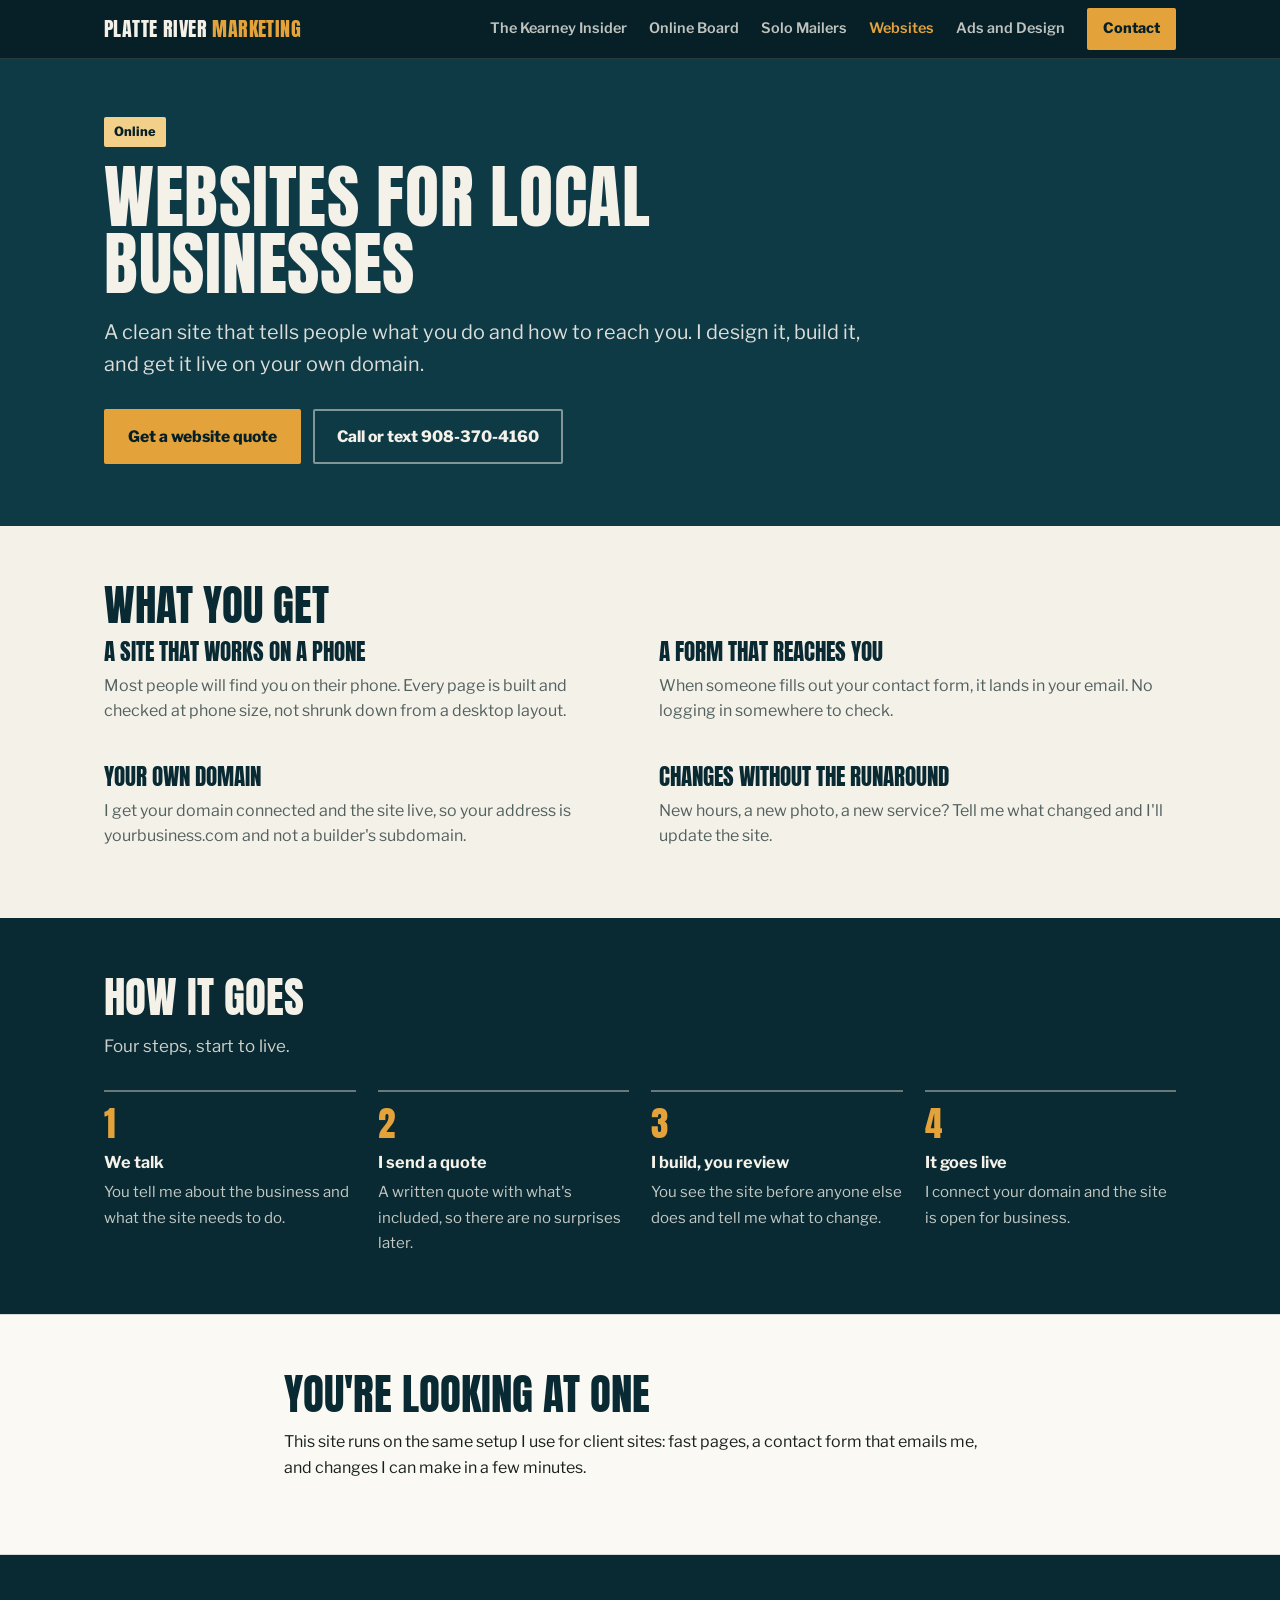
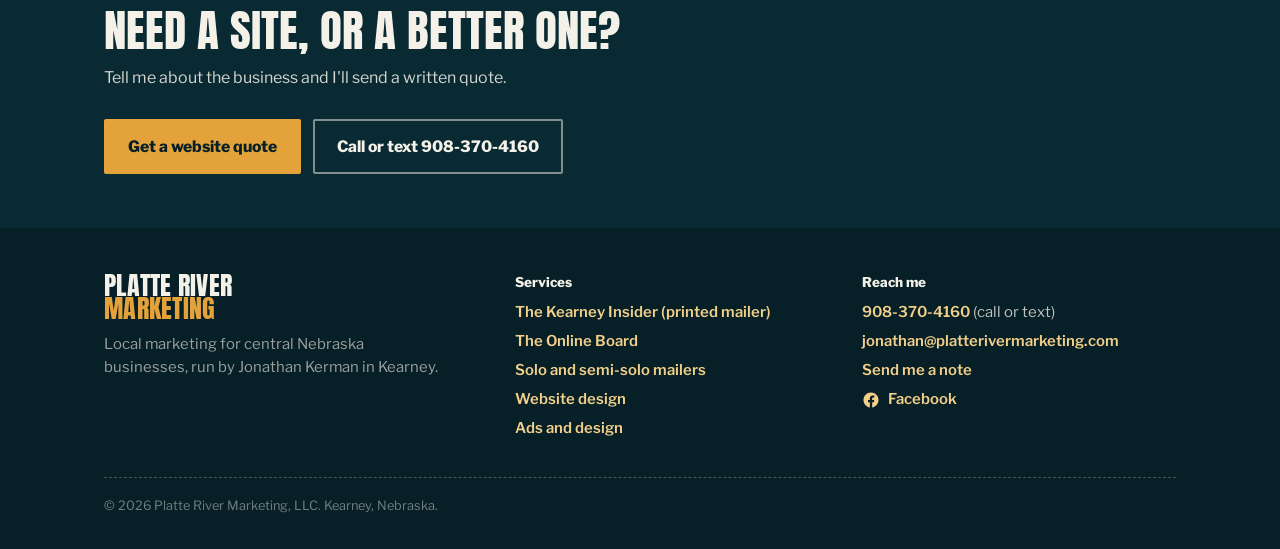
<file: websites.html>
<!doctype html>
<html lang="en">
<head>
<meta charset="utf-8">
<meta name="viewport" content="width=device-width, initial-scale=1">
<title>Website Design for Local Businesses | Platte River Marketing</title>
<meta name="description" content="Clean, simple websites for central Nebraska businesses. Designed, built, and put live on your own domain by Jonathan Kerman in Kearney.">

<link rel="icon" href="/favicon.ico" sizes="any">
<link rel="icon" type="image/png" sizes="32x32" href="/favicon-32.png">
<link rel="apple-touch-icon" href="/apple-touch-icon.png">

<!-- share preview (Facebook, iMessage, LinkedIn) -->
<meta property="og:type" content="website">
<meta property="og:site_name" content="Platte River Marketing">
<meta property="og:title" content="Website Design for Local Businesses | Platte River Marketing">
<meta property="og:description" content="Clean, simple websites for central Nebraska businesses. Designed, built, and put live on your own domain by Jonathan Kerman in Kearney.">
<meta property="og:url" content="https://platterivermarketing.com/websites">
<meta property="og:image" content="https://platterivermarketing.com/og-image.png">
<meta property="og:image:width" content="1200">
<meta property="og:image:height" content="630">
<meta property="og:image:alt" content="Platte River Marketing, Kearney Nebraska">
<meta property="og:locale" content="en_US">
<meta name="twitter:card" content="summary_large_image">
<meta name="twitter:title" content="Website Design for Local Businesses | Platte River Marketing">
<meta name="twitter:description" content="Clean, simple websites for central Nebraska businesses. Designed, built, and put live on your own domain by Jonathan Kerman in Kearney.">
<meta name="twitter:image" content="https://platterivermarketing.com/og-image.png">
<meta name="theme-color" content="#0E3A46">
<link rel="canonical" href="https://platterivermarketing.com/websites">

<link rel="preconnect" href="https://fonts.googleapis.com">
<link rel="preconnect" href="https://fonts.gstatic.com" crossorigin>
<link href="https://fonts.googleapis.com/css2?family=Anton&family=Libre+Franklin:wght@400;500;600;700;800&display=swap" rel="stylesheet">
<link rel="stylesheet" href="/site.css">

<!-- Google tag (gtag.js) -->
<script async src="https://www.googletagmanager.com/gtag/js?id=G-0B7E23MN36"></script>
<script>
  window.dataLayer = window.dataLayer || [];
  function gtag(){dataLayer.push(arguments);}
  gtag('js', new Date());
  gtag('config', 'G-0B7E23MN36');
</script>

<!-- Meta Pixel Code -->
<script>
!function(f,b,e,v,n,t,s)
{if(f.fbq)return;n=f.fbq=function(){n.callMethod?
n.callMethod.apply(n,arguments):n.queue.push(arguments)};
if(!f._fbq)f._fbq=n;n.push=n;n.loaded=!0;n.version='2.0';
n.queue=[];t=b.createElement(e);t.async=!0;
t.src=v;s=b.getElementsByTagName(e)[0];
s.parentNode.insertBefore(t,s)}(window, document,'script',
'https://connect.facebook.net/en_US/fbevents.js');
fbq('init', '1459053552757348');
fbq('track', 'PageView');
</script>
<noscript><img height="1" width="1" style="display:none"
src="https://www.facebook.com/tr?id=1459053552757348&ev=PageView&noscript=1"
/></noscript>
<!-- End Meta Pixel Code -->
</head>
<body class="pg">

<!-- ============ TOP NAVIGATION (same on every page) ============ -->
<header class="topnav">
  <div class="tn-wrap">
    <a class="tn-brand" href="/">Platte River <span>Marketing</span></a>
    <input type="checkbox" id="tn-toggle" class="tn-toggle" aria-label="Show the menu">
    <label for="tn-toggle" class="tn-btn">Menu</label>
    <nav class="tn-links" aria-label="Main">
      <a href="/kearney-insider">The Kearney Insider</a>
      <a href="/board">Online Board</a>
      <a href="/mailers">Solo Mailers</a>
      <a href="/websites" aria-current="page">Websites</a>
      <a href="/marketing">Ads and Design</a>
      <a class="tn-cta" href="/claim">Contact</a>
    </nav>
  </div>
</header>

<section class="hero">
  <div class="wrap">
    <span class="medium">Online</span>
    <h1>Websites for local businesses</h1>
    <p class="lede">A clean site that tells people what you do and how to reach you. I design
       it, build it, and get it live on your own domain.</p>
    <div class="cta-row">
      <a class="btn btn-primary" href="/claim?service=websites">Get a website quote</a>
      <a class="btn btn-ghost" href="tel:19083704160">Call or text 908-370-4160</a>
    </div>
  </div>
</section>

<section class="band">
  <div class="wrap">
    <h2>What you get</h2>
    <div class="cols two">
      <div>
        <h3>A site that works on a phone</h3>
        <p>Most people will find you on their phone. Every page is built and checked at
           phone size, not shrunk down from a desktop layout.</p>
      </div>
      <div>
        <h3>A form that reaches you</h3>
        <p>When someone fills out your contact form, it lands in your email. No logging
           in somewhere to check.</p>
      </div>
      <div>
        <h3>Your own domain</h3>
        <p>I get your domain connected and the site live, so your address is
           yourbusiness.com and not a builder's subdomain.</p>
      </div>
      <div>
        <h3>Changes without the runaround</h3>
        <p>New hours, a new photo, a new service? Tell me what changed and I'll update the site.</p>
      </div>
    </div>
  </div>
</section>

<section class="band dark">
  <div class="wrap">
    <h2>How it goes</h2>
    <p class="intro">Four steps, start to live.</p>
    <ol class="steps">
      <li><strong>We talk</strong><span>You tell me about the business and what the site needs to do.</span></li>
      <li><strong>I send a quote</strong><span>A written quote with what's included, so there are no surprises later.</span></li>
      <li><strong>I build, you review</strong><span>You see the site before anyone else does and tell me what to change.</span></li>
      <li><strong>It goes live</strong><span>I connect your domain and the site is open for business.</span></li>
    </ol>
  </div>
</section>

<!-- ============ RECENT WORK ============
     This section stays hidden until you add a site to the WORK list
     in the script at the bottom of this file. -->
<section class="band" id="work-band" hidden>
  <div class="wrap">
    <h2>Recent work</h2>
    <p class="intro">Sites I've built for local businesses.</p>
    <div class="work" id="work"></div>
  </div>
</section>

<section class="band alt">
  <div class="wrap narrow">
    <h2>You're looking at one</h2>
    <p>This site runs on the same setup I use for client sites: fast pages, a contact form
       that emails me, and changes I can make in a few minutes.</p>
  </div>
</section>

<section class="closing">
  <div class="wrap">
    <h2>Need a site, or a better one?</h2>
    <p>Tell me about the business and I'll send a written quote.</p>
    <div class="cta-row">
      <a class="btn btn-primary" href="/claim?service=websites">Get a website quote</a>
      <a class="btn btn-ghost" href="tel:19083704160">Call or text 908-370-4160</a>
    </div>
  </div>
</section>

<!-- ============ FOOTER (same on every page) ============ -->
<footer class="sitefoot">
  <div class="sf-wrap">
    <div class="sf-cols">
      <div>
        <div class="sf-mark">Platte River<br><span>Marketing</span></div>
        <p>Local marketing for central Nebraska businesses, run by Jonathan Kerman in Kearney.</p>
      </div>
      <div>
        <h2>Services</h2>
        <ul>
          <li><a href="/kearney-insider">The Kearney Insider (printed mailer)</a></li>
          <li><a href="/board">The Online Board</a></li>
          <li><a href="/mailers">Solo and semi-solo mailers</a></li>
          <li><a href="/websites">Website design</a></li>
          <li><a href="/marketing">Ads and design</a></li>
        </ul>
      </div>
      <div>
        <h2>Reach me</h2>
        <ul>
          <li><a href="tel:19083704160">908-370-4160</a> (call or text)</li>
          <li><a href="mailto:jonathan@platterivermarketing.com">jonathan@platterivermarketing.com</a></li>
          <li><a href="/claim">Send me a note</a></li>
          <li>
            <a class="sf-fb" href="https://www.facebook.com/share/1GYTginALE/" target="_blank" rel="noopener">
              <svg viewBox="0 0 24 24" aria-hidden="true" focusable="false"><path d="M22 12.06C22 6.5 17.52 2 12 2S2 6.5 2 12.06c0 5.02 3.66 9.18 8.44 9.94v-7.03H7.9v-2.91h2.54V9.85c0-2.52 1.5-3.91 3.77-3.91 1.09 0 2.24.2 2.24.2v2.46h-1.26c-1.24 0-1.63.78-1.63 1.57v1.89h2.78l-.45 2.91h-2.33V22c4.78-.76 8.44-4.92 8.44-9.94z"/></svg>
              <span>Facebook</span>
            </a>
          </li>
        </ul>
      </div>
    </div>
    <div class="sf-legal">&copy; <span id="yr"></span> Platte River Marketing, LLC. Kearney, Nebraska.</div>
  </div>
</footer>
<script>(function(){var y=document.getElementById("yr");if(y)y.textContent=new Date().getFullYear();})();</script>

<script>
/* =================================================================
   RECENT WORK
   Add a block for each finished client site. The section appears
   on the page as soon as this list has at least one entry.

   name : the business
   note : one short line, like the town or the type of business
   url  : the live site
   img  : a screenshot of the site, saved in an /img/ folder
          (about 1200 x 750 pixels works well)

   EXAMPLE (remove the // at the start of each line to turn it on):
   // { name: "Business Name", note: "Plumbing, Kearney", url: "https://example.com", img: "/img/example.jpg" },
   ================================================================= */
const WORK = [
];

(function(){
  if (!WORK.length) return;
  const esc = s => String(s == null ? "" : s).replace(/[&<>"]/g, c => ({"&":"&amp;","<":"&lt;",">":"&gt;",'"':"&quot;"}[c]));
  document.getElementById("work").innerHTML = WORK.map(w =>
    '<a href="' + esc(w.url) + '" target="_blank" rel="noopener">' +
      (w.img ? '<img src="' + esc(w.img) + '" alt="Screenshot of the ' + esc(w.name) + ' website" loading="lazy">' : '') +
      '<div class="w-body"><div class="w-name">' + esc(w.name) + '</div>' +
      (w.note ? '<div class="w-note">' + esc(w.note) + '</div>' : '') + '</div></a>'
  ).join("");
  document.getElementById("work-band").hidden = false;
})();
</script>
</body>
</html>
</file>
<file: site.css>
/* =============================================================
   PLATTE RIVER MARKETING — shared styles
   Loaded by every page. The older pages (board, deals, rounds,
   claim, thanks) also carry their own inline styles, which load
   after this file and win where they overlap.
   ============================================================= */

:root{
  --river:      #0E3A46;
  --river-deep: #0A2A33;
  --river-ink:  #072027;
  --wheat:      #E4A33A;
  --wheat-soft: #F3D08A;
  --flag:       #C0402A;
  --flag-deep:  #9E3320;
  --paper:      #F4F1E9;
  --card:       #FBF9F3;
  --ink:        #17201F;
  --ink-soft:   #52605E;
  --line:       rgba(14,58,70,.16);
  --line-strong:rgba(14,58,70,.32);
  --f-display: "Anton", Impact, sans-serif;
  --f-body:    "Libre Franklin", system-ui, sans-serif;
}

/* -------------------------------------------------------------
   TOP NAVIGATION (every page)
   ------------------------------------------------------------- */
.topnav{background:var(--river-ink);border-bottom:1px solid rgba(244,241,233,.12);
  font-family:var(--f-body);position:relative;z-index:20}
.tn-wrap{max-width:1120px;margin:0 auto;padding:0 24px;display:flex;align-items:center;
  gap:22px;min-height:58px;flex-wrap:wrap}
.tn-brand{font-family:var(--f-display);text-transform:uppercase;letter-spacing:.02em;
  font-size:1.28rem;line-height:1;color:var(--paper);text-decoration:none;white-space:nowrap}
.tn-brand span{color:var(--wheat)}
.tn-brand:focus-visible,.tn-links a:focus-visible,.subnav a:focus-visible{
  outline:3px solid var(--wheat);outline-offset:3px}
.tn-links{margin-left:auto;display:flex;align-items:center;gap:22px;flex-wrap:wrap}
.tn-links a{color:rgba(244,241,233,.78);text-decoration:none;font-size:.9rem;font-weight:600}
.tn-links a:hover{color:var(--wheat)}
.tn-links a[aria-current="page"]{color:var(--wheat)}
.tn-links a.tn-cta{background:var(--wheat);color:var(--river-ink);font-weight:800;
  padding:9px 16px;border-radius:2px}
.tn-links a.tn-cta:hover{background:var(--wheat-soft);color:var(--river-ink)}
.tn-toggle{position:absolute;width:1px;height:1px;opacity:0;margin:0}
.tn-btn{display:none;margin-left:auto;color:var(--paper);font-weight:700;font-size:.9rem;
  border:2px solid rgba(244,241,233,.45);border-radius:2px;padding:7px 14px;cursor:pointer}
.tn-toggle:focus-visible + .tn-btn{outline:3px solid var(--wheat);outline-offset:3px}

@media (max-width:900px){
  .tn-btn{display:inline-block}
  .tn-links{display:none;margin-left:0;width:100%;flex-direction:column;align-items:stretch;
    gap:0;padding:4px 0 16px}
  .tn-toggle:checked ~ .tn-links{display:flex}
  .tn-links a{padding:12px 0;border-top:1px solid rgba(244,241,233,.12);font-size:1rem}
  .tn-links a.tn-cta{margin-top:12px;text-align:center;border-top:0;padding:13px 16px}
}

/* -------------------------------------------------------------
   SUB NAVIGATION (pages that belong to one service)
   ------------------------------------------------------------- */
.subnav{background:var(--river-deep);font-family:var(--f-body);
  border-bottom:1px solid rgba(244,241,233,.1)}
.subnav .tn-wrap{min-height:44px;gap:20px}
.subnav .sn-name{font-size:.8rem;font-weight:800;color:var(--wheat-soft);margin-right:4px}
.subnav a{color:rgba(244,241,233,.76);text-decoration:none;font-size:.86rem;font-weight:600;
  padding:11px 0}
.subnav a:hover{color:var(--wheat)}
.subnav a[aria-current="page"]{color:var(--paper);box-shadow:inset 0 -3px 0 var(--wheat)}

/* -------------------------------------------------------------
   FOOTER (every page)
   ------------------------------------------------------------- */
.sitefoot{background:var(--river-ink);color:rgba(244,241,233,.78);font-family:var(--f-body);
  padding:46px 0 34px;font-size:.93rem;line-height:1.55}
.sitefoot .sf-wrap{max-width:1120px;margin:0 auto;padding:0 24px}
.sitefoot .sf-cols{display:grid;grid-template-columns:1.2fr 1fr 1fr;gap:34px}
.sitefoot .sf-mark{font-family:var(--f-display);text-transform:uppercase;color:var(--paper);
  font-size:1.6rem;line-height:.92;letter-spacing:.01em}
.sitefoot .sf-mark span{color:var(--wheat)}
.sitefoot p{margin:12px 0 0;max-width:34ch;color:rgba(244,241,233,.62)}
.sitefoot h2{font-family:var(--f-body);font-size:.84rem;font-weight:800;color:var(--paper);
  margin:0 0 10px;letter-spacing:0;text-transform:none;line-height:1.3}
.sitefoot ul{list-style:none;margin:0;padding:0}
.sitefoot li{margin-bottom:6px}
.sitefoot a{color:var(--wheat-soft);text-decoration:none;font-weight:600}
.sitefoot a:hover{color:var(--wheat)}
.sitefoot a:focus-visible{outline:3px solid var(--wheat);outline-offset:2px}
.sitefoot .sf-fb{display:inline-flex;align-items:center;gap:8px}
.sitefoot .sf-fb svg{width:18px;height:18px;fill:currentColor;flex:0 0 auto}
.sitefoot .sf-legal{margin-top:30px;padding-top:18px;border-top:1px dashed rgba(244,241,233,.26);
  font-size:.8rem;color:rgba(244,241,233,.45)}
@media (max-width:760px){ .sitefoot .sf-cols{grid-template-columns:1fr;gap:26px} }

/* =============================================================
   NEW SERVICE PAGES (body class "pg")
   Everything below is scoped to .pg so it cannot touch the
   older pages.
   ============================================================= */
.pg{margin:0;font-family:var(--f-body);color:var(--ink);background:var(--paper);
  line-height:1.6;-webkit-font-smoothing:antialiased}
.pg *,.pg *::before,.pg *::after{box-sizing:border-box}
:where(.pg) img{max-width:100%;height:auto;display:block}
.pg .wrap{max-width:1120px;margin:0 auto;padding:0 24px}
.pg .narrow{max-width:760px}
/* :where() keeps these resets at zero specificity so they never
   override the nav and footer rules above */
:where(.pg) a{color:inherit}
:where(.pg) h1,:where(.pg) h2,:where(.pg) h3{margin:0}
:where(.pg) p{margin:0 0 1em}
:where(.pg) a:focus-visible,:where(.pg) button:focus-visible{outline:3px solid var(--wheat);outline-offset:3px}

/* page hero */
.pg .hero{background:var(--river);color:var(--paper);padding:58px 0 62px}
.pg .hero h1{font-family:var(--f-display);text-transform:uppercase;font-weight:400;
  font-size:clamp(2.3rem,6.2vw,4.4rem);line-height:.95;letter-spacing:.01em;max-width:21ch}
.pg .hero .lede{font-size:clamp(1.05rem,2.1vw,1.24rem);color:rgba(244,241,233,.9);
  max-width:56ch;margin:20px 0 0}
.pg .hero .medium{display:inline-block;font-size:.8rem;font-weight:800;color:var(--river-ink);
  background:var(--wheat-soft);padding:5px 10px;border-radius:2px;margin-bottom:16px}
.pg .cta-row{display:flex;flex-wrap:wrap;gap:12px;margin-top:28px}
.pg .btn{display:inline-flex;align-items:center;font-weight:800;font-size:.98rem;
  padding:13px 22px;border-radius:2px;text-decoration:none;border:2px solid transparent;
  transition:background .18s ease,color .18s ease,border-color .18s ease}
.pg .btn-primary{background:var(--wheat);color:var(--river-ink)}
.pg .btn-primary:hover{background:var(--wheat-soft)}
.pg .btn-ghost{border-color:rgba(244,241,233,.5);color:var(--paper)}
.pg .btn-ghost:hover{border-color:var(--wheat);color:var(--wheat)}
.pg .btn-dark{background:var(--river);color:var(--paper)}
.pg .btn-dark:hover{background:var(--river-deep)}

/* generic sections */
.pg .band{padding:58px 0}
.pg .band.alt{background:var(--card);border-top:1px solid var(--line);border-bottom:1px solid var(--line)}
.pg .band.dark{background:var(--river-deep);color:var(--paper)}
.pg .band h2{font-family:var(--f-display);text-transform:uppercase;font-weight:400;
  font-size:clamp(1.7rem,4.2vw,2.7rem);line-height:.98;color:var(--river-deep);margin-bottom:14px}
.pg .band.dark h2{color:var(--paper)}
.pg .band .intro{font-size:1.06rem;color:var(--ink-soft);max-width:62ch;margin-bottom:30px}
.pg .band.dark .intro{color:rgba(244,241,233,.84)}
.pg .perf{border:0;border-top:2px dashed var(--line-strong);margin:0}

/* ---- home: service directory (one row per service) ---- */
.pg .services{list-style:none;margin:0;padding:0;border-top:2px solid var(--river-deep)}
.pg .services li{border-bottom:1px solid var(--line-strong)}
.pg .svc{display:grid;grid-template-columns:minmax(0,1.05fr) minmax(0,1.5fr) 190px;gap:26px;
  align-items:center;padding:26px 6px;text-decoration:none;color:inherit;
  transition:background .16s ease}
.pg .svc:hover{background:var(--card)}
.pg .svc .name{font-family:var(--f-display);text-transform:uppercase;font-size:clamp(1.5rem,3vw,2.15rem);
  line-height:1;color:var(--river-deep);display:block}
.pg .svc .how{display:inline-block;margin-top:9px;font-size:.78rem;font-weight:800;
  padding:4px 9px;border-radius:2px}
.pg .svc .how.print{background:var(--river);color:var(--paper)}
.pg .svc .how.web{background:var(--wheat-soft);color:var(--river-ink)}
.pg .svc .what{font-size:1rem;color:var(--ink);margin:0}
.pg .svc .what small{display:block;font-size:.9rem;color:var(--ink-soft);margin-top:5px}
.pg .svc .go{font-weight:800;font-size:.92rem;color:var(--river);white-space:nowrap;
  border-bottom:2px solid var(--wheat);padding-bottom:2px;justify-self:end}
@media (max-width:860px){
  .pg .svc{grid-template-columns:1fr;gap:10px;padding:22px 2px}
  .pg .svc .go{justify-self:start}
}

/* ---- side by side comparison ---- */
.pg .versus{display:grid;grid-template-columns:1fr 1fr;gap:18px}
.pg .vs{background:#fff;border:1px solid var(--line-strong);border-radius:4px;padding:26px 26px 24px;
  display:flex;flex-direction:column}
.pg .vs.print{border-top:6px solid var(--river)}
.pg .vs.web{border-top:6px solid var(--wheat)}
.pg .vs h3{font-family:var(--f-display);text-transform:uppercase;font-weight:400;font-size:1.7rem;
  line-height:1;color:var(--river-deep);margin-bottom:6px}
.pg .vs .is{font-weight:700;color:var(--ink-soft);margin-bottom:16px}
.pg .vs dl{margin:0 0 20px}
.pg .vs dt{font-size:.8rem;font-weight:800;color:var(--river);margin-top:12px}
.pg .vs dd{margin:2px 0 0;font-size:.98rem}
.pg .vs .btn{margin-top:auto;align-self:flex-start}
@media (max-width:760px){ .pg .versus{grid-template-columns:1fr} }

/* ---- fact list (specs, what's included) ---- */
.pg .facts{list-style:none;margin:0;padding:0;display:grid;grid-template-columns:repeat(2,minmax(0,1fr));
  gap:0 34px;border-top:2px solid var(--river-deep)}
.pg .facts li{display:flex;justify-content:space-between;gap:16px;align-items:baseline;
  padding:13px 0;border-bottom:1px solid var(--line-strong)}
.pg .facts .k{font-size:.9rem;color:var(--ink-soft);font-weight:600}
.pg .facts .v{font-weight:800;color:var(--river-deep);text-align:right}
@media (max-width:700px){ .pg .facts{grid-template-columns:1fr} }

/* ---- two or three column plain blocks ---- */
.pg .cols{display:grid;gap:30px 38px}
.pg .cols.two{grid-template-columns:repeat(2,minmax(0,1fr))}
.pg .cols.three{grid-template-columns:repeat(3,minmax(0,1fr))}
.pg .cols h3{font-family:var(--f-display);text-transform:uppercase;font-weight:400;font-size:1.45rem;
  line-height:1.02;color:var(--river-deep);margin-bottom:9px}
.pg .band.dark .cols h3{color:var(--wheat)}
.pg .cols p{color:var(--ink-soft);margin-bottom:.7em}
.pg .band.dark .cols p{color:rgba(244,241,233,.84)}
.pg .cols ul{margin:0;padding-left:1.1em;color:var(--ink-soft)}
.pg .cols li{margin-bottom:5px}
@media (max-width:860px){ .pg .cols.two,.pg .cols.three{grid-template-columns:1fr} }

/* ---- steps (only for real sequences) ---- */
.pg .steps{list-style:none;margin:0;padding:0;counter-reset:s;display:grid;
  grid-template-columns:repeat(4,minmax(0,1fr));gap:22px}
.pg .steps li{counter-increment:s;border-top:2px solid var(--river-deep);padding-top:14px}
.pg .steps li::before{content:counter(s);font-family:var(--f-display);font-size:2.2rem;line-height:1;
  color:var(--wheat);display:block;margin-bottom:8px}
.pg .band.dark .steps li{border-top-color:rgba(244,241,233,.4)}
.pg .steps strong{display:block;color:var(--river-deep);font-size:1.02rem;margin-bottom:4px}
.pg .band.dark .steps strong{color:var(--paper)}
.pg .steps span{font-size:.94rem;color:var(--ink-soft)}
.pg .band.dark .steps span{color:rgba(244,241,233,.8)}
@media (max-width:860px){ .pg .steps{grid-template-columns:repeat(2,minmax(0,1fr))} }
@media (max-width:520px){ .pg .steps{grid-template-columns:1fr} }

/* ---- the printed card, shown as an object ---- */
.pg .cardshot{display:grid;grid-template-columns:1fr 1fr;gap:16px}
.pg .cardshot a{display:block;border:1px solid var(--line-strong);border-radius:3px;overflow:hidden;
  background:#fff;box-shadow:0 14px 30px -20px rgba(7,32,39,.55)}
.pg .cardshot figcaption{font-size:.86rem;color:var(--ink-soft);margin-top:10px}
.pg .cardshot figure{margin:0}
@media (max-width:700px){ .pg .cardshot{grid-template-columns:1fr} }

.pg .example + .example{margin-top:40px}
.pg .example h3{font-family:var(--f-display);text-transform:uppercase;font-weight:400;font-size:1.4rem;
  line-height:1.05;color:var(--river-deep);margin-bottom:14px}

/* ---- kearney insider masthead ---- */
.pg .insider-mast{background:var(--river);color:var(--paper);padding:48px 0 54px}
.pg .insider-mast .row{display:flex;align-items:flex-start;justify-content:space-between;gap:24px}
.pg .insider-mast .medium{display:inline-block;font-size:.8rem;font-weight:800;color:var(--river-ink);
  background:var(--wheat-soft);padding:5px 10px;border-radius:2px;margin-bottom:14px}
.pg .insider-mast h1{font-family:var(--f-display);text-transform:uppercase;font-weight:400;
  font-size:clamp(2.6rem,8vw,5.2rem);line-height:.88;letter-spacing:.01em}
.pg .insider-mast h1 span{color:var(--wheat);display:block}
.pg .insider-mast .lede{font-size:clamp(1.05rem,2.1vw,1.24rem);color:rgba(244,241,233,.9);
  max-width:54ch;margin:20px 0 0}
.pg .postmark{flex:0 0 auto;width:118px;height:118px;transform:rotate(-8deg);opacity:.92}
.pg .postmark text{font-family:var(--f-body);font-weight:700}
@media (max-width:560px){ .pg .postmark{width:80px;height:80px} }

/* ---- who runs this ---- */
.pg .trust-grid{display:grid;grid-template-columns:minmax(0,1.05fr) minmax(0,1fr);gap:38px;align-items:start}
.pg .trust-note p{font-size:1.04rem;max-width:52ch}
.pg .trust-sig{margin-top:20px;padding-top:16px;border-top:2px dashed var(--line-strong);
  display:flex;align-items:center;gap:14px}
.pg .trust-sig .who{font-family:var(--f-display);text-transform:uppercase;font-size:1.35rem;
  color:var(--river-deep);line-height:1}
.pg .trust-sig .role{font-size:.84rem;color:var(--ink-soft);font-weight:600;margin-top:3px}
.pg .trust-photo{width:74px;height:74px;border-radius:50%;object-fit:cover;flex:0 0 auto;
  border:2px solid var(--wheat)}
.pg .proof{list-style:none;margin:0;padding:0}
.pg .proof li{display:flex;gap:14px;align-items:flex-start;background:#fff;border:1px solid var(--line);
  border-radius:4px;padding:16px 18px;margin-bottom:11px}
.pg .proof .ic{flex:0 0 auto;width:34px;height:34px;border-radius:50%;background:var(--river);
  display:flex;align-items:center;justify-content:center}
.pg .proof .ic svg{width:17px;height:17px;stroke:var(--wheat);fill:none;stroke-width:2.4;
  stroke-linecap:round;stroke-linejoin:round}
.pg .proof .t{font-weight:800;color:var(--river-deep);font-size:.98rem;display:block}
.pg .proof .d{font-size:.9rem;color:var(--ink-soft);display:block;margin-top:2px}
@media (max-width:820px){ .pg .trust-grid{grid-template-columns:1fr;gap:28px} }

/* ---- closing contact band ---- */
.pg .closing{background:var(--river-deep);color:var(--paper);padding:54px 0}
.pg .closing h2{font-family:var(--f-display);text-transform:uppercase;font-weight:400;
  font-size:clamp(1.8rem,4.4vw,2.8rem);line-height:.98;margin-bottom:12px;color:var(--paper)}
.pg .closing p{color:rgba(244,241,233,.86);max-width:56ch;margin-bottom:0}

/* ---- recent work (websites page) ---- */
.pg .work{display:grid;grid-template-columns:repeat(3,minmax(0,1fr));gap:18px}
.pg .work a{display:block;background:#fff;border:1px solid var(--line-strong);border-radius:4px;
  overflow:hidden;text-decoration:none;color:inherit}
.pg .work a:hover{border-color:var(--river)}
.pg .work img{width:100%;aspect-ratio:16/10;object-fit:cover;border-bottom:1px solid var(--line)}
.pg .work .w-body{padding:14px 16px 16px}
.pg .work .w-name{font-weight:800;color:var(--river-deep)}
.pg .work .w-note{font-size:.88rem;color:var(--ink-soft)}
@media (max-width:860px){ .pg .work{grid-template-columns:1fr} }

@media (prefers-reduced-motion:reduce){
  .pg *,.topnav *,.subnav *{transition:none!important}
}
</file>
